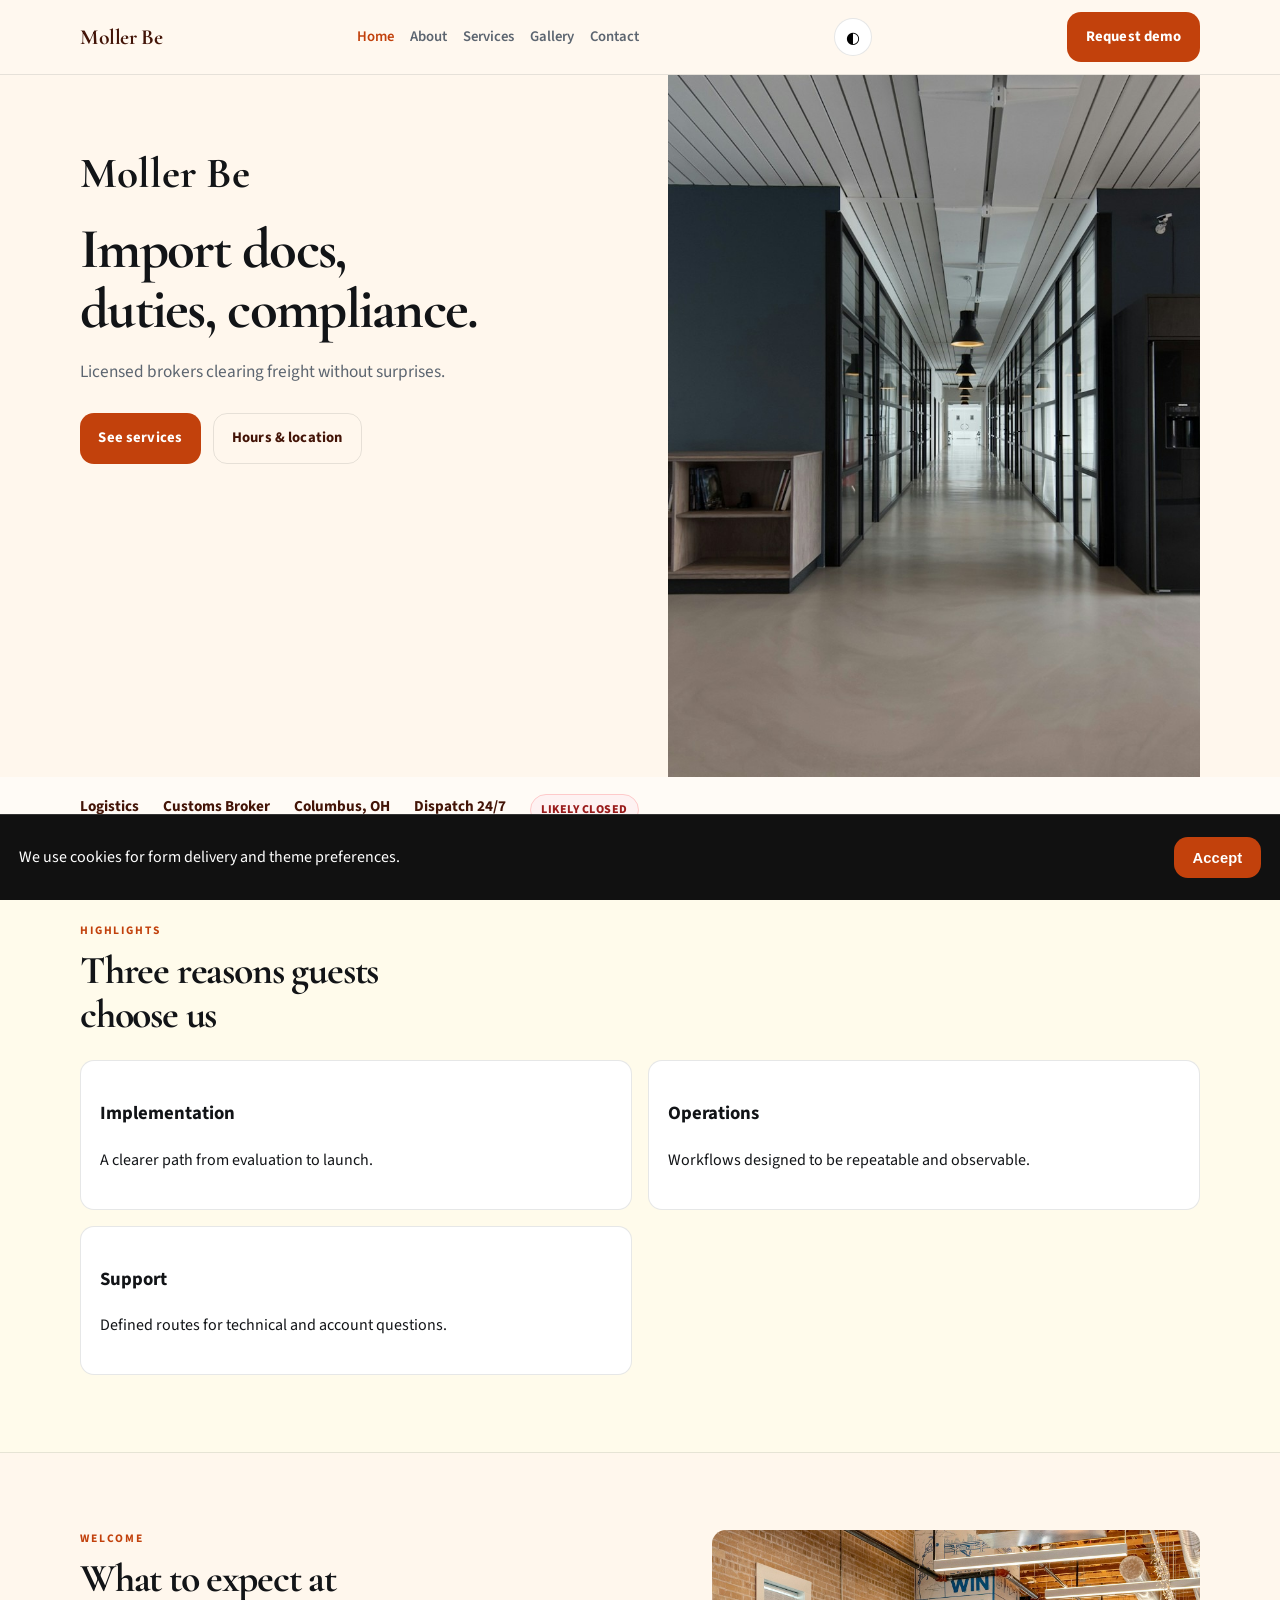
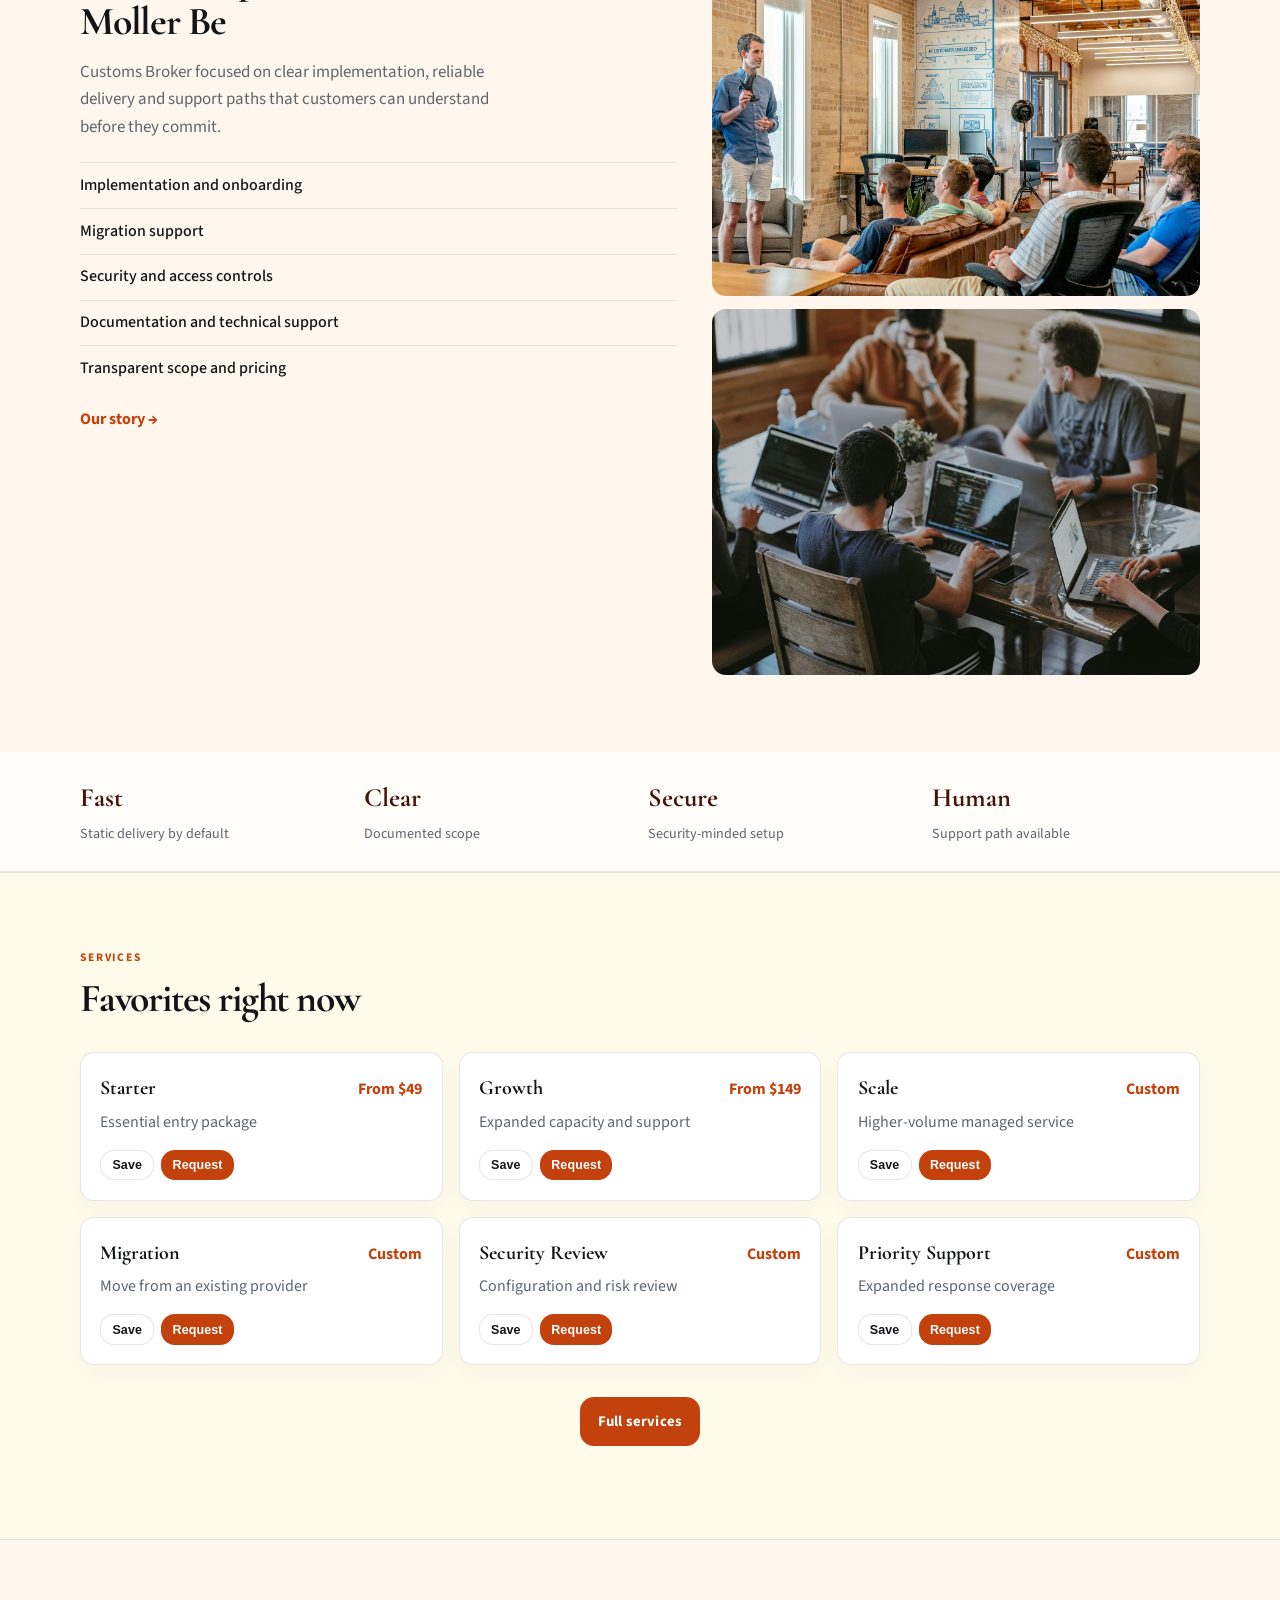
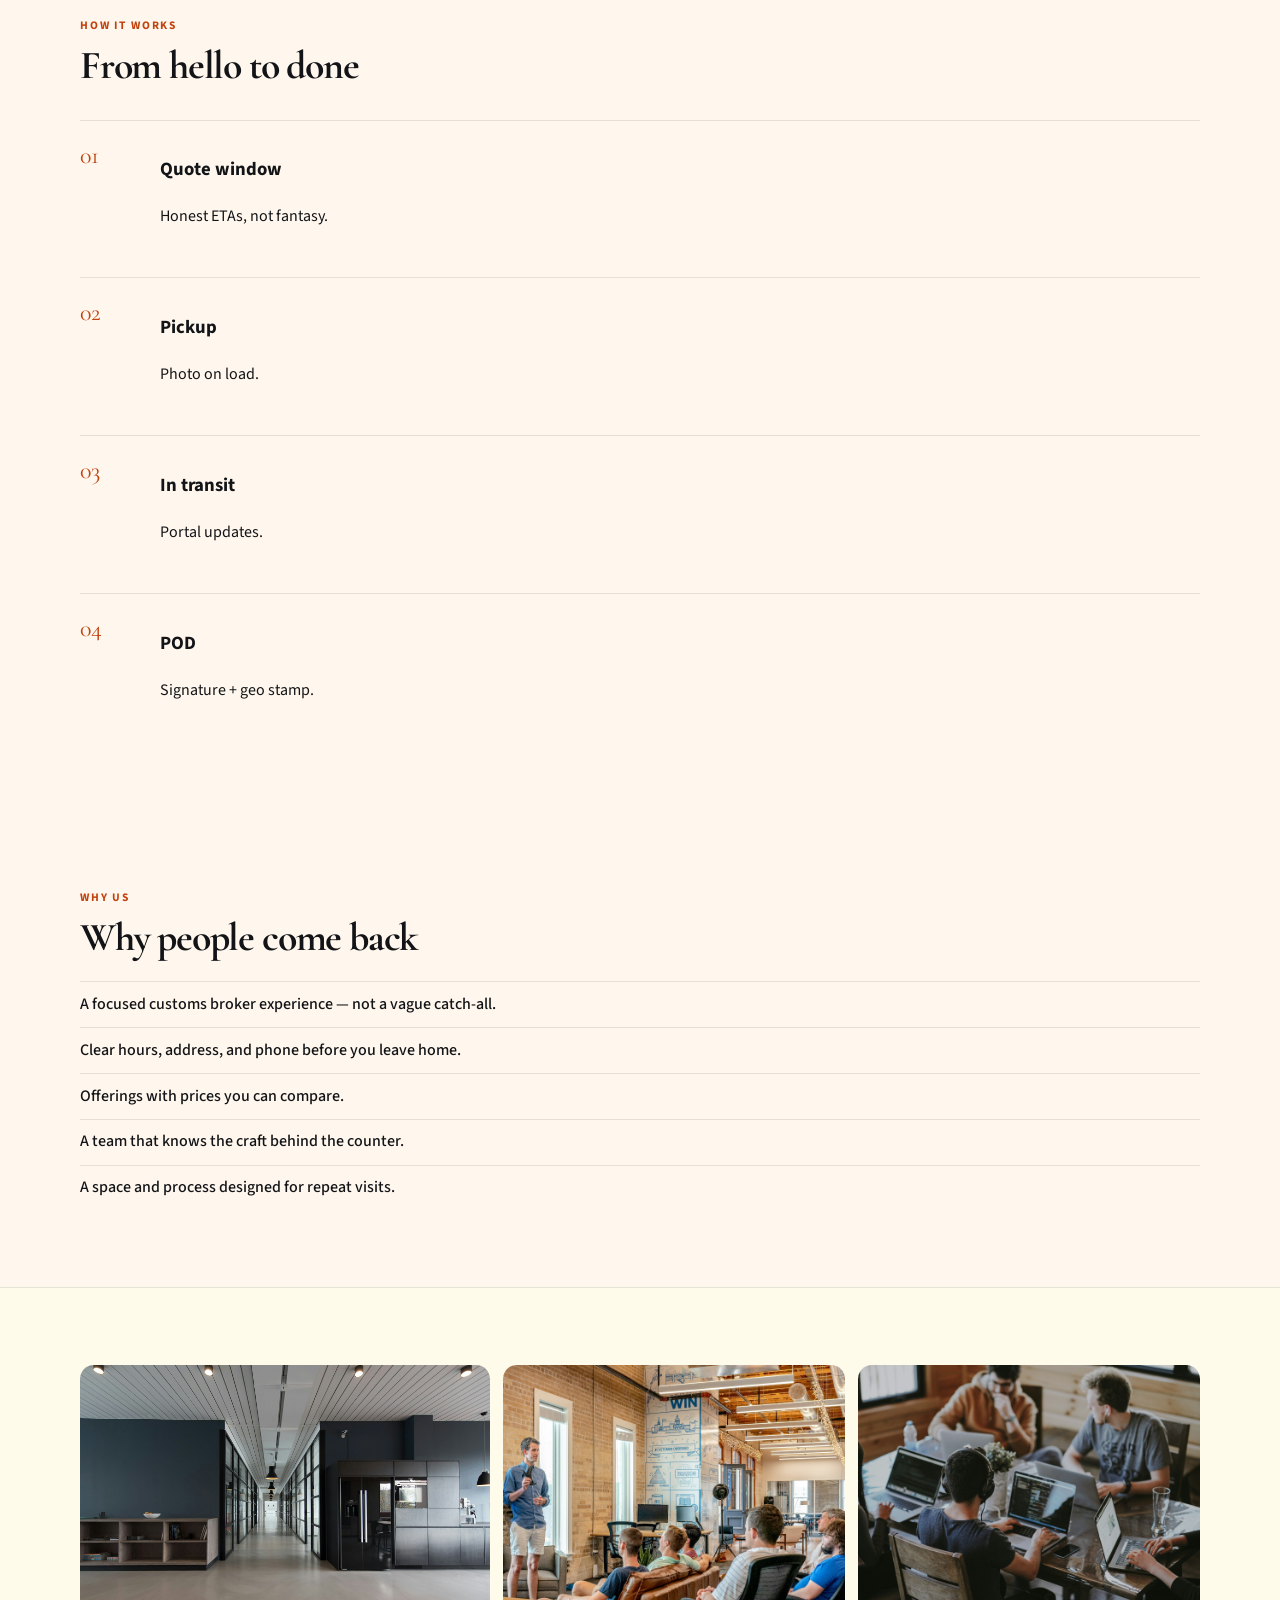
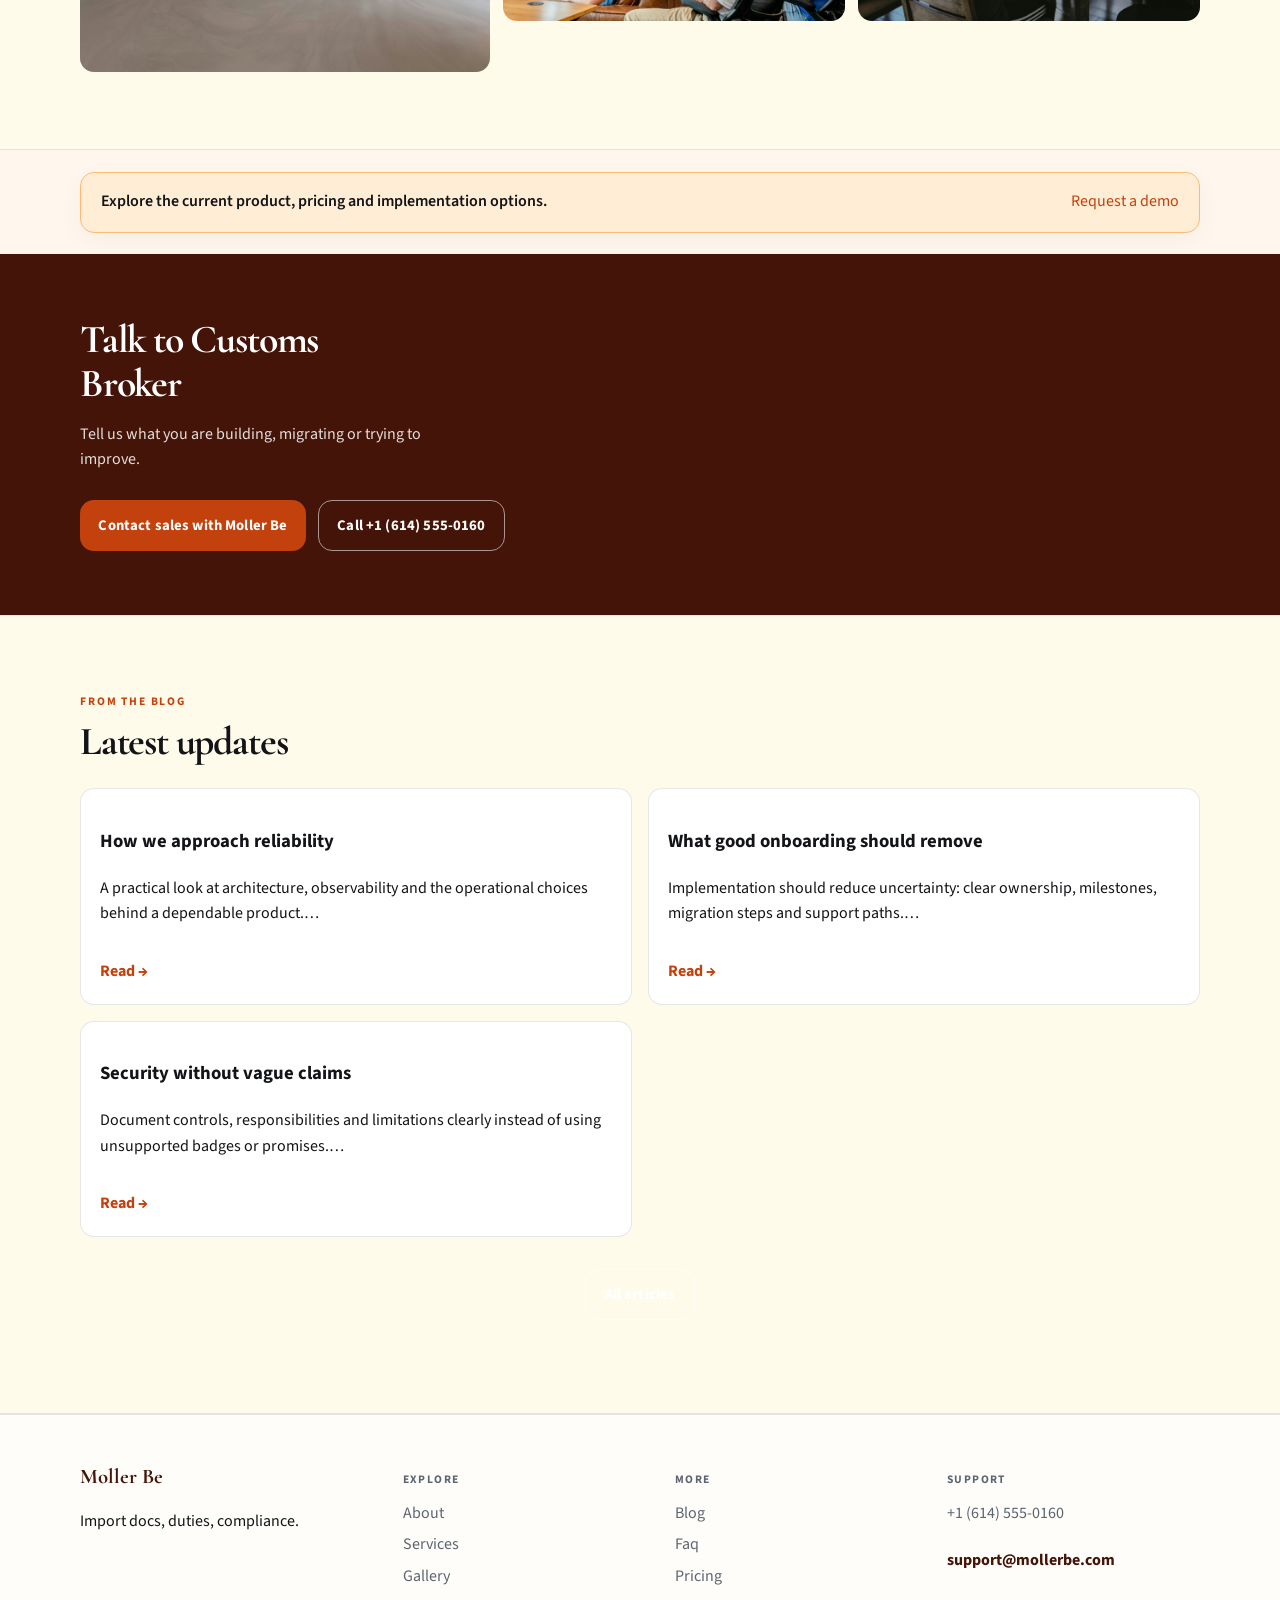
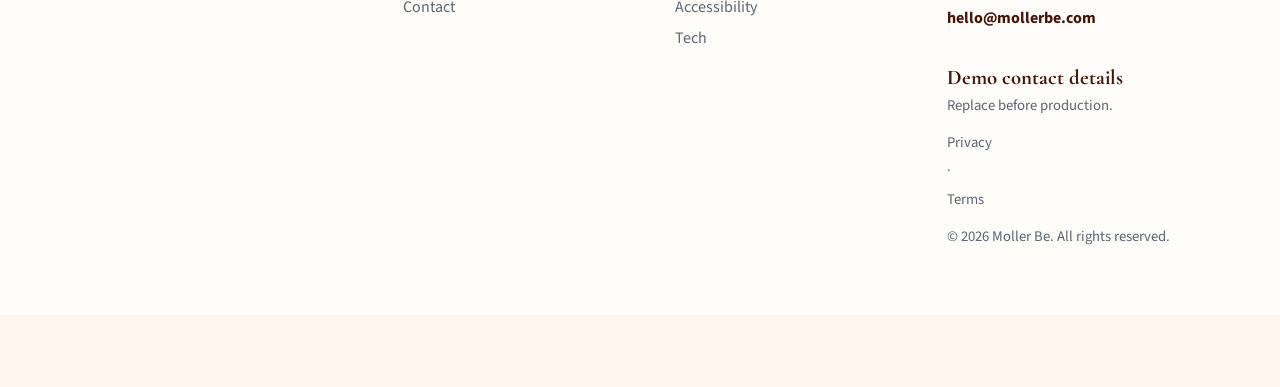
<file: index.html>
<!DOCTYPE html>
<html lang="en">
<head>
  <meta charset="UTF-8" />
  <meta name="viewport" content="width=device-width, initial-scale=1" />
  <title>Moller Be | Customs Broker</title>
  <meta name="description" content="Moller Be — Import docs, duties, compliance." />
  <meta property="og:title" content="Moller Be | Customs Broker" />
  <meta property="og:description" content="Moller Be — Import docs, duties, compliance." />
  <meta property="og:type" content="website" />
  <meta name="twitter:card" content="summary_large_image" />
  <meta name="twitter:title" content="Moller Be | Customs Broker" />
  <meta name="twitter:description" content="Moller Be — Import docs, duties, compliance." />
  <meta property="og:image" content="assets/img-1.jpg" />
  <meta name="twitter:image" content="assets/img-1.jpg" />
  <meta property="og:url" content="https://moller-be.github.io" />
  <script type="application/ld+json">{"@context": "https://schema.org", "@type": "LocalBusiness", "name": "Moller Be", "description": "Import docs, duties, compliance.", "url": "https://moller-be.github.io", "image": "assets/img-1.jpg"}</script>
<script type="application/ld+json">{"@context": "https://schema.org", "@type": "FAQPage", "mainEntity": [{"@type": "Question", "name": "Where are you?", "acceptedAnswer": {"@type": "Answer", "text": "250 High St, Columbus, OH. See the map on Visit."}}, {"@type": "Question", "name": "How do I reach support?", "acceptedAnswer": {"@type": "Answer", "text": "Use the Contact form or email support@mollerbe.com. We reply during open hours."}}, {"@type": "Question", "name": "How do I book?", "acceptedAnswer": {"@type": "Answer", "text": "Send a message on Contact, email bookings@mollerbe.com, or call +1 (614) 555-0160."}}, {"@type": "Question", "name": "Are prices current?", "acceptedAnswer": {"@type": "Answer", "text": "Listed prices are current and may shift with seasons — we update this site when they do."}}, {"@type": "Question", "name": "Do you take groups?", "acceptedAnswer": {"@type": "Answer", "text": "Yes for many bookings — tell us the size and date and we'll confirm what Moller Be can host."}}, {"@type": "Question", "name": "What should I bring?", "acceptedAnswer": {"@type": "Answer", "text": "Just yourself (and any notes on allergies, sizes, or preferences). We'll handle the rest."}}, {"@type": "Question", "name": "How do I join the team?", "acceptedAnswer": {"@type": "Answer", "text": "Open roles are listed on Careers — we reply to every application."}}, {"@type": "Question", "name": "Is the space accessible?", "acceptedAnswer": {"@type": "Answer", "text": "See our Accessibility page for entrance, seating and restroom notes."}}, {"@type": "Question", "name": "Can I book for someone else?", "acceptedAnswer": {"@type": "Answer", "text": "Yes — include their name and preferences in the contact form."}}, {"@type": "Question", "name": "Where can I read updates?", "acceptedAnswer": {"@type": "Answer", "text": "Blog and Journal pages publish changes before social media."}}]}</script>
<script type="application/ld+json">{"@context": "https://schema.org", "@type": "WebSite", "name": "Moller Be", "url": "https://moller-be.github.io", "description": "Import docs, duties, compliance."}</script>
  <link rel="canonical" href="https://moller-be.github.io/index.html" />
  <link rel="alternate" hreflang="en" href="https://moller-be.github.io/index.html" />
  <link rel="alternate" hreflang="x-default" href="https://moller-be.github.io/index.html" />
  <meta name="theme-color" content="#111111" />
  <link rel="preconnect" href="https://fonts.googleapis.com" />
  <link rel="preconnect" href="https://fonts.gstatic.com" crossorigin />
  <link href="https://fonts.googleapis.com/css2?family=Cormorant+Garamond:wght@600;700&family=Source+Sans+3:wght@400;500;600;700&display=swap" rel="stylesheet" />
  <link rel="stylesheet" href="styles.css" />
  <link rel="icon" href="favicon.svg" type="image/svg+xml" />
</head>
<body>

  <header class="top">
    <div class="shell bar">
      <a class="logo" href="index.html">Moller Be</a>
      <button class="nav-toggle" type="button" aria-label="Open menu" data-nav-toggle>
        <span></span><span></span><span></span>
      </button>
      <nav data-nav><a href="index.html" class="on">Home</a><a href="about.html">About</a><a href="offerings.html">Services</a><a href="gallery.html">Gallery</a><a href="contact.html">Contact</a></nav>
      <button type="button" class="theme-toggle" data-theme-toggle aria-label="Toggle dark mode">◐</button>
      <a class="cta" href="contact.html" data-open-book>Request demo</a>
    </div>
  </header>
  <main>

    <section class="hero split-hero">
      <div class="shell hero-split">
        <div class="hero-copy">
          <p class="brand">Moller Be</p>
          <h1>Import docs, duties, compliance.</h1>
          <p class="lede">Licensed brokers clearing freight without surprises.</p>
          <div class="actions">
            <a class="btn solid" href="offerings.html">See services</a>
            <a class="btn line" href="contact.html">Hours &amp; location</a>
          </div>
        </div>
        <div class="hero-photo"><img src="assets/img-1.jpg" alt="Moller Be" loading="eager" fetchpriority="high" decoding="async" /></div>
      </div>
    </section><section class="strip"><div class="shell strip-row">
      <span>Logistics</span><span>Customs Broker</span>
      <span>Columbus, OH</span><span>Dispatch 24/7</span>
      <span class="open-badge" data-open-badge>Checking hours…</span>
    </div></section><section class="block tint">
      <div class="shell">
        <p class="eyebrow">Highlights</p>
        <h2>Three reasons guests choose us</h2>
        <div class="value-grid"><article><h3>Implementation</h3><p>A clearer path from evaluation to launch.</p></article>
<article><h3>Operations</h3><p>Workflows designed to be repeatable and observable.</p></article>
<article><h3>Support</h3><p>Defined routes for technical and account questions.</p></article></div>
      </div>
    </section><section class="block">
      <div class="shell split">
        <div>
          <p class="eyebrow">Welcome</p>
          <h2>What to expect at Moller Be</h2>
          <p class="lead">Customs Broker focused on clear implementation, reliable delivery and support paths that customers can understand before they commit.</p>
          <ul class="checks"><li>Implementation and onboarding</li>
<li>Migration support</li>
<li>Security and access controls</li>
<li>Documentation and technical support</li>
<li>Transparent scope and pricing</li></ul>
          <a class="textlink" href="about.html">Our story →</a>
        </div>
        <div class="about-photos">
          <img src="assets/img-2.jpg" alt="Moller Be" />
          <img src="assets/img-3.jpg" alt="Moller Be" />
        </div>
      </div>
    </section><section class="stats-band"><div class="shell stats-row"><div class="stat"><b>Fast</b><span>Static delivery by default</span></div>
<div class="stat"><b>Clear</b><span>Documented scope</span></div>
<div class="stat"><b>Secure</b><span>Security-minded setup</span></div>
<div class="stat"><b>Human</b><span>Support path available</span></div></div></section><section class="block tint">
      <div class="shell">
        <p class="eyebrow">Services</p>
        <h2>Favorites right now</h2>
        <div class="menu-grid"><article class="item" data-item="Starter">
          <div class="item-top"><h3>Starter</h3><span class="price">From $49</span></div>
          <p>Essential entry package</p>
          <div class="item-actions">
            <button type="button" class="btn quiet mini" data-save-item data-name="Starter">Save</button>
            <button type="button" class="btn solid mini" data-open-book data-pref="Starter">Request</button>
          </div>
        </article>
<article class="item" data-item="Growth">
          <div class="item-top"><h3>Growth</h3><span class="price">From $149</span></div>
          <p>Expanded capacity and support</p>
          <div class="item-actions">
            <button type="button" class="btn quiet mini" data-save-item data-name="Growth">Save</button>
            <button type="button" class="btn solid mini" data-open-book data-pref="Growth">Request</button>
          </div>
        </article>
<article class="item" data-item="Scale">
          <div class="item-top"><h3>Scale</h3><span class="price">Custom</span></div>
          <p>Higher-volume managed service</p>
          <div class="item-actions">
            <button type="button" class="btn quiet mini" data-save-item data-name="Scale">Save</button>
            <button type="button" class="btn solid mini" data-open-book data-pref="Scale">Request</button>
          </div>
        </article>
<article class="item" data-item="Migration">
          <div class="item-top"><h3>Migration</h3><span class="price">Custom</span></div>
          <p>Move from an existing provider</p>
          <div class="item-actions">
            <button type="button" class="btn quiet mini" data-save-item data-name="Migration">Save</button>
            <button type="button" class="btn solid mini" data-open-book data-pref="Migration">Request</button>
          </div>
        </article>
<article class="item" data-item="Security Review">
          <div class="item-top"><h3>Security Review</h3><span class="price">Custom</span></div>
          <p>Configuration and risk review</p>
          <div class="item-actions">
            <button type="button" class="btn quiet mini" data-save-item data-name="Security Review">Save</button>
            <button type="button" class="btn solid mini" data-open-book data-pref="Security Review">Request</button>
          </div>
        </article>
<article class="item" data-item="Priority Support">
          <div class="item-top"><h3>Priority Support</h3><span class="price">Custom</span></div>
          <p>Expanded response coverage</p>
          <div class="item-actions">
            <button type="button" class="btn quiet mini" data-save-item data-name="Priority Support">Save</button>
            <button type="button" class="btn solid mini" data-open-book data-pref="Priority Support">Request</button>
          </div>
        </article></div>
        <p class="center-cta"><a class="btn solid" href="offerings.html">Full services</a></p>
      </div>
    </section><section class="block">
      <div class="shell">
        <p class="eyebrow">How it works</p>
        <h2>From hello to done</h2>
        <ol class="process"><li><span>01</span><div><h3>Quote window</h3><p>Honest ETAs, not fantasy.</p></div></li>
<li><span>02</span><div><h3>Pickup</h3><p>Photo on load.</p></div></li>
<li><span>03</span><div><h3>In transit</h3><p>Portal updates.</p></div></li>
<li><span>04</span><div><h3>POD</h3><p>Signature + geo stamp.</p></div></li></ol>
      </div>
    </section><section class="block">
      <div class="shell">
        <p class="eyebrow">Why us</p>
        <h2>Why people come back</h2>
        <ul class="why"><li>A focused customs broker experience — not a vague catch-all.</li>
<li>Clear hours, address, and phone before you leave home.</li>
<li>Offerings with prices you can compare.</li>
<li>A team that knows the craft behind the counter.</li>
<li>A space and process designed for repeat visits.</li></ul>
      </div>
    </section><section class="block tint">
      <div class="shell mosaic">
        <img src="assets/img-10.jpg" alt="Everyday excellence" loading="lazy" />
        <img src="assets/img-11.jpg" alt="Team moment" loading="lazy" />
        <img src="assets/img-12.jpg" alt="Finished work" loading="lazy" />
      </div>
    </section><div class="promo shell"><p>Explore the current product, pricing and implementation options.</p><button type="button" class="text-cta" data-open-book>Request a demo</button></div><section class="cta-band">
      <div class="shell">
        <h2>Talk to Customs Broker</h2>
        <p>Tell us what you are building, migrating or trying to improve.</p>
        <div class="actions">
          <a class="btn solid" href="contact.html">Contact sales with Moller Be</a>
          <a class="btn line" href="tel:+16145550160">Call +1 (614) 555-0160</a>
        </div>
      </div>
    </section><section class="block tint">
      <div class="shell">
        <p class="eyebrow">From the blog</p>
        <h2>Latest updates</h2>
        <div class="value-grid"><article class="journal-card reveal">
          <h3>How we approach reliability</h3>
          <p>A practical look at architecture, observability and the operational choices behind a dependable product.…</p>
          <a class="textlink" href="blog.html">Read →</a>
        </article><article class="journal-card reveal">
          <h3>What good onboarding should remove</h3>
          <p>Implementation should reduce uncertainty: clear ownership, milestones, migration steps and support paths.…</p>
          <a class="textlink" href="blog.html">Read →</a>
        </article><article class="journal-card reveal">
          <h3>Security without vague claims</h3>
          <p>Document controls, responsibilities and limitations clearly instead of using unsupported badges or promises.…</p>
          <a class="textlink" href="blog.html">Read →</a>
        </article></div>
        <p class="center-cta"><a class="btn line" href="blog.html">All articles</a></p>
      </div>
    </section>
  </main>

  <footer class="foot">
    <div class="shell foot-grid">
      <div>
        <strong>Moller Be</strong>
        <p>Import docs, duties, compliance.</p>
        
      </div>
      <div>
        <p class="fh">Explore</p>
        <a href="about.html">About</a><a href="offerings.html">Services</a><a href="gallery.html">Gallery</a><a href="contact.html">Contact</a>
      </div>
      <div>
        <p class="fh">More</p>
        <a href="blog.html">Blog</a><a href="faq.html">Faq</a><a href="pricing.html">Pricing</a><a href="accessibility.html">Accessibility</a><a href="tech.html">Tech</a>
      </div>
      <div>
        <p class="fh">Support</p>
        <a href="tel:+16145550160">+1 (614) 555-0160</a>
        <p class="mail-plain">support@mollerbe.com</p>
        <p class="mail-plain">hello@mollerbe.com</p>
        
        <p class="foot-meta"><strong>Demo contact details</strong><br/>Replace before production.</p>
        <p class="foot-meta"><a href="privacy.html">Privacy</a> · <a href="terms.html">Terms</a></p>
        <p class="foot-meta">© 2026 Moller Be. All rights reserved.</p>
      </div>
    </div>
  </footer>
  <div class="cookie-bar" data-cookie-bar hidden>
    <p>We use cookies for form delivery and theme preferences.</p>
    <button type="button" class="btn solid" data-cookie-accept>Accept</button>
  </div>
  <div class="mobile-cta">
    <a href="tel:+16145550160">Call</a>
    <button type="button" data-open-book>Contact sales</button>
    
  </div>
  <div class="toast" data-toast hidden></div>

  <div class="modal" data-book-modal hidden>
    <div class="modal-card">
      <button class="modal-close" type="button" data-close-book aria-label="Close">×</button>
      <p class="eyebrow">Quick request</p>
      <h3>Contact Moller Be</h3>
      <p class="lead">Send the essentials and we will reply by email.</p>
      <form class="contact-form compact" data-quick-book data-support="support@mollerbe.com">
        <label>Name<input name="name" required placeholder="Your name" /></label>
        <label>Email<input type="email" name="email" required placeholder="you@email.com" /></label>
        <label>Timing<input name="when" required placeholder="Preferred date or timeline" /></label>
        <label>Notes<textarea name="message" rows="3" placeholder="Project, product, service or other details…"></textarea></label>
        <button class="btn solid" type="submit">Contact sales</button>
      </form>
    </div>
  </div>

  <div class="lightbox" data-lightbox hidden>
    <button class="modal-close" type="button" data-lightbox-close aria-label="Close">×</button>
    <img data-lightbox-img alt="" />
    <div class="lightbox-nav">
      <button type="button" data-lightbox-prev>‹</button>
      <button type="button" data-lightbox-next>›</button>
    </div>
  </div>
  <script src="site.js"></script>
</body></html>
</file>
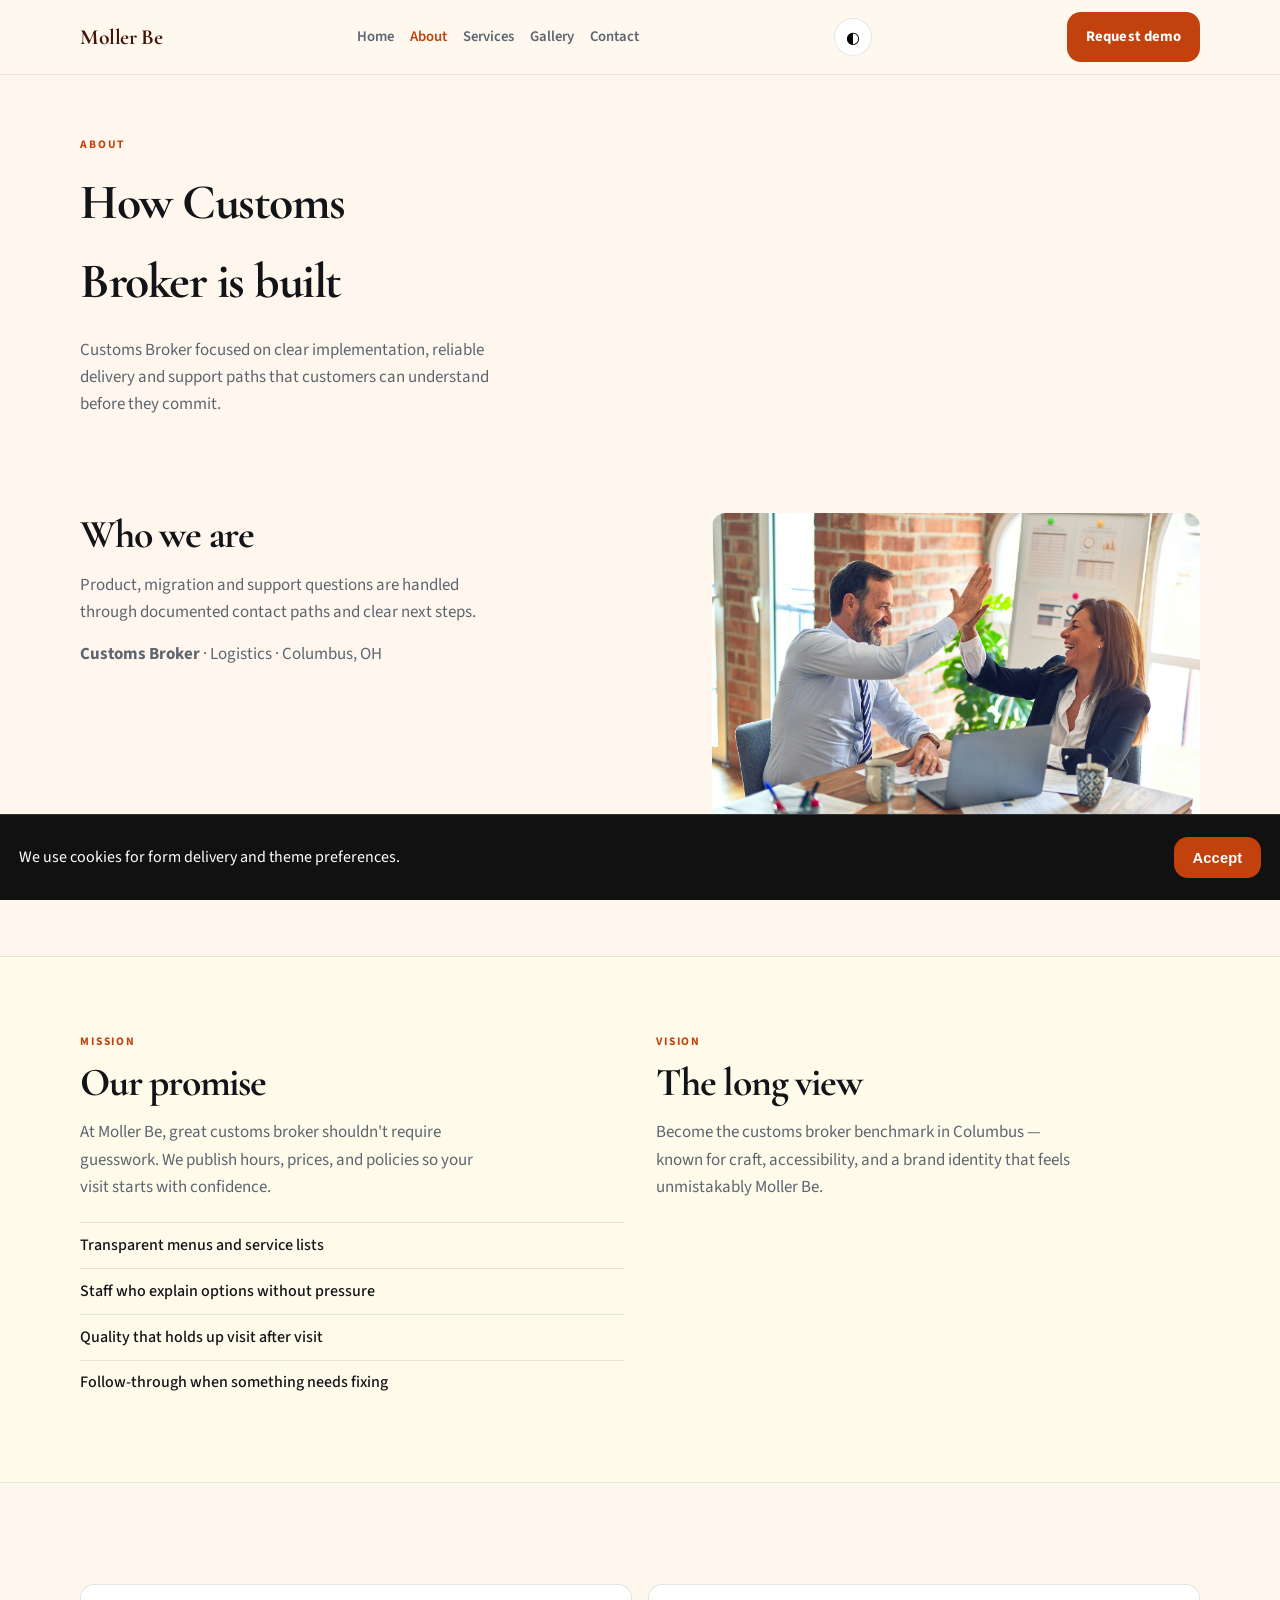
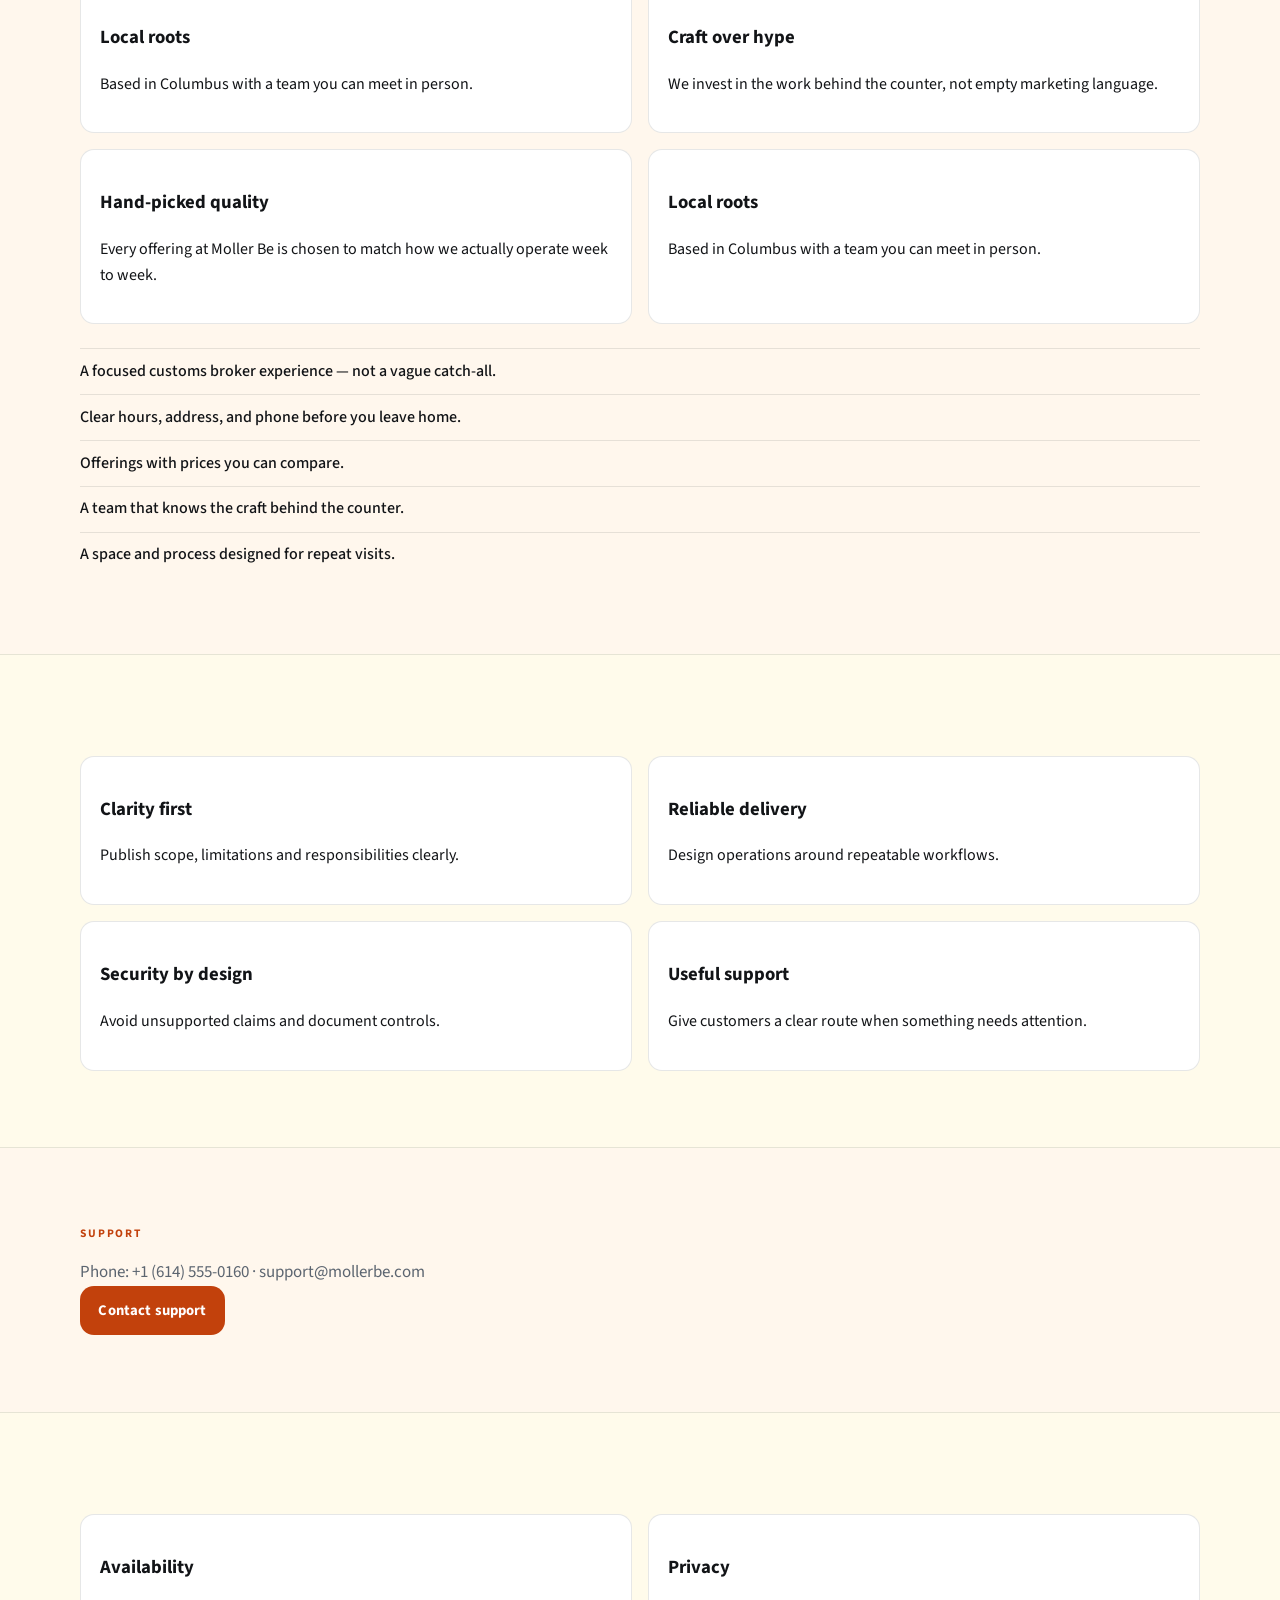
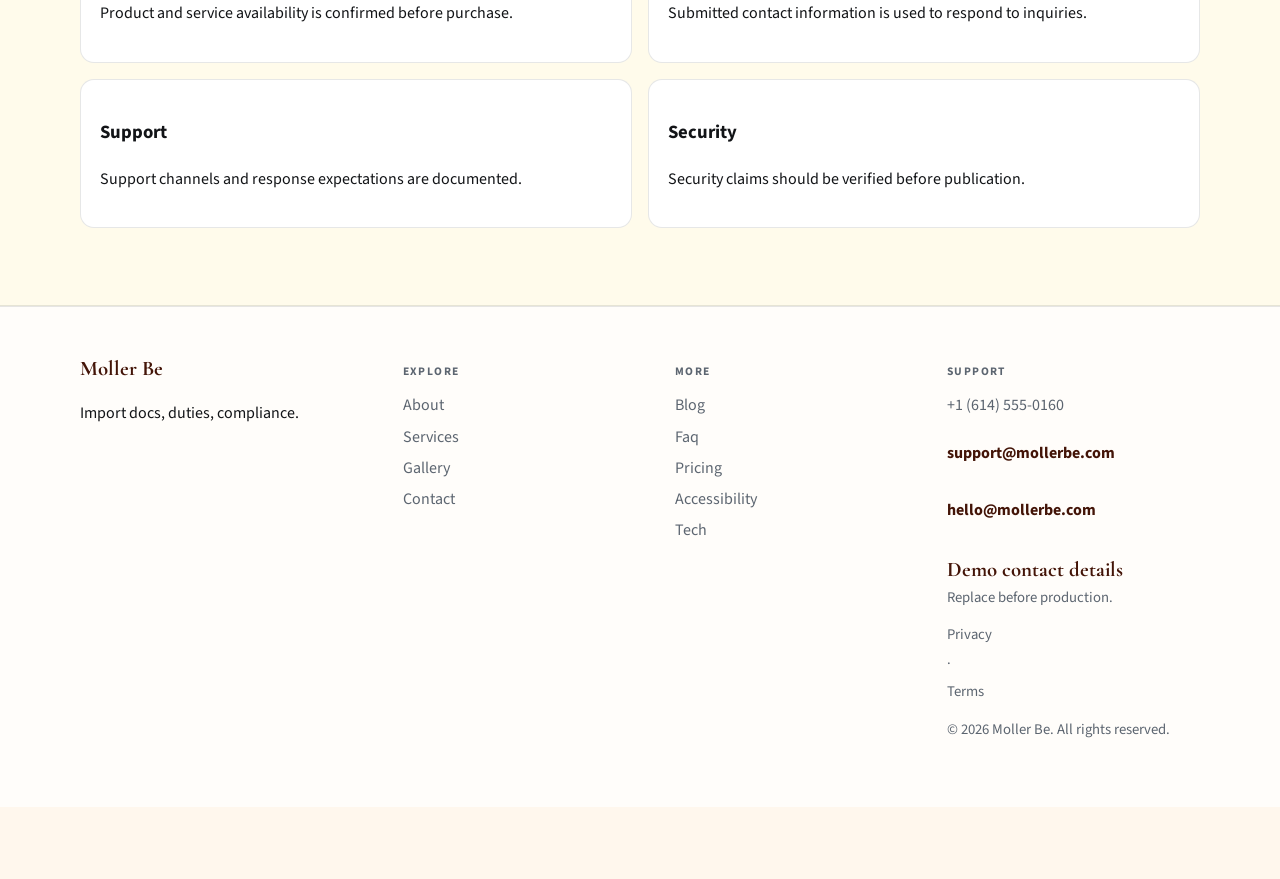
<file: about.html>
<!DOCTYPE html>
<html lang="en">
<head>
  <meta charset="UTF-8" />
  <meta name="viewport" content="width=device-width, initial-scale=1" />
  <title>About | Moller Be</title>
  <meta name="description" content="Customs Broker focused on clear implementation, reliable delivery and support paths that customers can understand before they commit." />
  <meta property="og:title" content="About | Moller Be" />
  <meta property="og:description" content="Customs Broker focused on clear implementation, reliable delivery and support paths that customers can understand before they commit." />
  <meta property="og:type" content="website" />
  <meta name="twitter:card" content="summary_large_image" />
  <meta name="twitter:title" content="About | Moller Be" />
  <meta name="twitter:description" content="Customs Broker focused on clear implementation, reliable delivery and support paths that customers can understand before they commit." />
  <meta property="og:image" content="assets/img-1.jpg" />
  <meta name="twitter:image" content="assets/img-1.jpg" />
  <meta property="og:url" content="https://moller-be.github.io" />
  <script type="application/ld+json">{"@context": "https://schema.org", "@type": "LocalBusiness", "name": "Moller Be", "description": "Import docs, duties, compliance.", "url": "https://moller-be.github.io", "image": "assets/img-1.jpg"}</script>
<script type="application/ld+json">{"@context": "https://schema.org", "@type": "FAQPage", "mainEntity": [{"@type": "Question", "name": "Where are you?", "acceptedAnswer": {"@type": "Answer", "text": "250 High St, Columbus, OH. See the map on Visit."}}, {"@type": "Question", "name": "How do I reach support?", "acceptedAnswer": {"@type": "Answer", "text": "Use the Contact form or email support@mollerbe.com. We reply during open hours."}}, {"@type": "Question", "name": "How do I book?", "acceptedAnswer": {"@type": "Answer", "text": "Send a message on Contact, email bookings@mollerbe.com, or call +1 (614) 555-0160."}}, {"@type": "Question", "name": "Are prices current?", "acceptedAnswer": {"@type": "Answer", "text": "Listed prices are current and may shift with seasons — we update this site when they do."}}, {"@type": "Question", "name": "Do you take groups?", "acceptedAnswer": {"@type": "Answer", "text": "Yes for many bookings — tell us the size and date and we'll confirm what Moller Be can host."}}, {"@type": "Question", "name": "What should I bring?", "acceptedAnswer": {"@type": "Answer", "text": "Just yourself (and any notes on allergies, sizes, or preferences). We'll handle the rest."}}, {"@type": "Question", "name": "How do I join the team?", "acceptedAnswer": {"@type": "Answer", "text": "Open roles are listed on Careers — we reply to every application."}}, {"@type": "Question", "name": "Is the space accessible?", "acceptedAnswer": {"@type": "Answer", "text": "See our Accessibility page for entrance, seating and restroom notes."}}, {"@type": "Question", "name": "Can I book for someone else?", "acceptedAnswer": {"@type": "Answer", "text": "Yes — include their name and preferences in the contact form."}}, {"@type": "Question", "name": "Where can I read updates?", "acceptedAnswer": {"@type": "Answer", "text": "Blog and Journal pages publish changes before social media."}}]}</script>
<script type="application/ld+json">{"@context": "https://schema.org", "@type": "WebSite", "name": "Moller Be", "url": "https://moller-be.github.io", "description": "Import docs, duties, compliance."}</script>
  <link rel="canonical" href="https://moller-be.github.io/about.html" />
  <link rel="alternate" hreflang="en" href="https://moller-be.github.io/about.html" />
  <link rel="alternate" hreflang="x-default" href="https://moller-be.github.io/index.html" />
  <meta name="theme-color" content="#111111" />
  <link rel="preconnect" href="https://fonts.googleapis.com" />
  <link rel="preconnect" href="https://fonts.gstatic.com" crossorigin />
  <link href="https://fonts.googleapis.com/css2?family=Cormorant+Garamond:wght@600;700&family=Source+Sans+3:wght@400;500;600;700&display=swap" rel="stylesheet" />
  <link rel="stylesheet" href="styles.css" />
  <link rel="icon" href="favicon.svg" type="image/svg+xml" />
</head>
<body>

  <header class="top">
    <div class="shell bar">
      <a class="logo" href="index.html">Moller Be</a>
      <button class="nav-toggle" type="button" aria-label="Open menu" data-nav-toggle>
        <span></span><span></span><span></span>
      </button>
      <nav data-nav><a href="index.html">Home</a><a href="about.html" class="on">About</a><a href="offerings.html">Services</a><a href="gallery.html">Gallery</a><a href="contact.html">Contact</a></nav>
      <button type="button" class="theme-toggle" data-theme-toggle aria-label="Toggle dark mode">◐</button>
      <a class="cta" href="contact.html" data-open-book>Request demo</a>
    </div>
  </header>  <main class="page">
    <section class="page-hero"><div class="shell">
      <p class="eyebrow">About</p>
      <h1>How Customs Broker is built</h1>
      <p class="lead">Customs Broker focused on clear implementation, reliable delivery and support paths that customers can understand before they commit.</p>
    </div></section>
    <section class="block"><div class="shell split">
      <div><h2>Who we are</h2><p class="lead">Product, migration and support questions are handled through documented contact paths and clear next steps.</p>
      <p class="lead"><strong>Customs Broker</strong> · Logistics · Columbus, OH</p></div>
      <img class="solo" src="assets/img-4.jpg" alt="Moller Be" />
    </div></section>
    <section class="block tint"><div class="shell two-col">
      <article><p class="eyebrow">Mission</p><h2>Our promise</h2><p class="lead">At Moller Be, great customs broker shouldn't require guesswork. We publish hours, prices, and policies so your visit starts with confidence.</p>
      <ul class="checks"><li>Transparent menus and service lists</li><li>Staff who explain options without pressure</li><li>Quality that holds up visit after visit</li><li>Follow-through when something needs fixing</li></ul></article>
      <article><p class="eyebrow">Vision</p><h2>The long view</h2><p class="lead">Become the customs broker benchmark in Columbus — known for craft, accessibility, and a brand identity that feels unmistakably Moller Be.</p></article>
    </div></section>
    <section class="block"><div class="shell"><div class="value-grid"><article><h3>Local roots</h3><p>Based in Columbus with a team you can meet in person.</p></article>
<article><h3>Craft over hype</h3><p>We invest in the work behind the counter, not empty marketing language.</p></article>
<article><h3>Hand-picked quality</h3><p>Every offering at Moller Be is chosen to match how we actually operate week to week.</p></article>
<article><h3>Local roots</h3><p>Based in Columbus with a team you can meet in person.</p></article></div><ul class="checks" style="margin-top:1.5rem"><li>A focused customs broker experience — not a vague catch-all.</li>
<li>Clear hours, address, and phone before you leave home.</li>
<li>Offerings with prices you can compare.</li>
<li>A team that knows the craft behind the counter.</li>
<li>A space and process designed for repeat visits.</li></ul></div></section>
    <section class="block tint"><div class="shell"><div class="value-grid"><article><h3>Clarity first</h3><p>Publish scope, limitations and responsibilities clearly.</p></article>
<article><h3>Reliable delivery</h3><p>Design operations around repeatable workflows.</p></article>
<article><h3>Security by design</h3><p>Avoid unsupported claims and document controls.</p></article>
<article><h3>Useful support</h3><p>Give customers a clear route when something needs attention.</p></article></div></div></section>
    
    <section class="block"><div class="shell"><p class="eyebrow">Support</p><p class="lead">Phone: +1 (614) 555-0160 · support@mollerbe.com</p>
    <a class="btn solid" href="contact.html">Contact support</a></div></section>
    <section class="block tint"><div class="shell"><div class="value-grid"><article><h3>Availability</h3><p>Product and service availability is confirmed before purchase.</p></article>
<article><h3>Privacy</h3><p>Submitted contact information is used to respond to inquiries.</p></article>
<article><h3>Support</h3><p>Support channels and response expectations are documented.</p></article>
<article><h3>Security</h3><p>Security claims should be verified before publication.</p></article></div></div></section>
  </main>
  <footer class="foot">
    <div class="shell foot-grid">
      <div>
        <strong>Moller Be</strong>
        <p>Import docs, duties, compliance.</p>
        
      </div>
      <div>
        <p class="fh">Explore</p>
        <a href="about.html">About</a><a href="offerings.html">Services</a><a href="gallery.html">Gallery</a><a href="contact.html">Contact</a>
      </div>
      <div>
        <p class="fh">More</p>
        <a href="blog.html">Blog</a><a href="faq.html">Faq</a><a href="pricing.html">Pricing</a><a href="accessibility.html">Accessibility</a><a href="tech.html">Tech</a>
      </div>
      <div>
        <p class="fh">Support</p>
        <a href="tel:+16145550160">+1 (614) 555-0160</a>
        <p class="mail-plain">support@mollerbe.com</p>
        <p class="mail-plain">hello@mollerbe.com</p>
        
        <p class="foot-meta"><strong>Demo contact details</strong><br/>Replace before production.</p>
        <p class="foot-meta"><a href="privacy.html">Privacy</a> · <a href="terms.html">Terms</a></p>
        <p class="foot-meta">© 2026 Moller Be. All rights reserved.</p>
      </div>
    </div>
  </footer>
  <div class="cookie-bar" data-cookie-bar hidden>
    <p>We use cookies for form delivery and theme preferences.</p>
    <button type="button" class="btn solid" data-cookie-accept>Accept</button>
  </div>
  <div class="mobile-cta">
    <a href="tel:+16145550160">Call</a>
    <button type="button" data-open-book>Contact sales</button>
    
  </div>
  <div class="toast" data-toast hidden></div>

  <div class="modal" data-book-modal hidden>
    <div class="modal-card">
      <button class="modal-close" type="button" data-close-book aria-label="Close">×</button>
      <p class="eyebrow">Quick request</p>
      <h3>Contact Moller Be</h3>
      <p class="lead">Send the essentials and we will reply by email.</p>
      <form class="contact-form compact" data-quick-book data-support="support@mollerbe.com">
        <label>Name<input name="name" required placeholder="Your name" /></label>
        <label>Email<input type="email" name="email" required placeholder="you@email.com" /></label>
        <label>Timing<input name="when" required placeholder="Preferred date or timeline" /></label>
        <label>Notes<textarea name="message" rows="3" placeholder="Project, product, service or other details…"></textarea></label>
        <button class="btn solid" type="submit">Contact sales</button>
      </form>
    </div>
  </div>

  <div class="lightbox" data-lightbox hidden>
    <button class="modal-close" type="button" data-lightbox-close aria-label="Close">×</button>
    <img data-lightbox-img alt="" />
    <div class="lightbox-nav">
      <button type="button" data-lightbox-prev>‹</button>
      <button type="button" data-lightbox-next>›</button>
    </div>
  </div>
  <script src="site.js"></script>
</body></html>
</file>
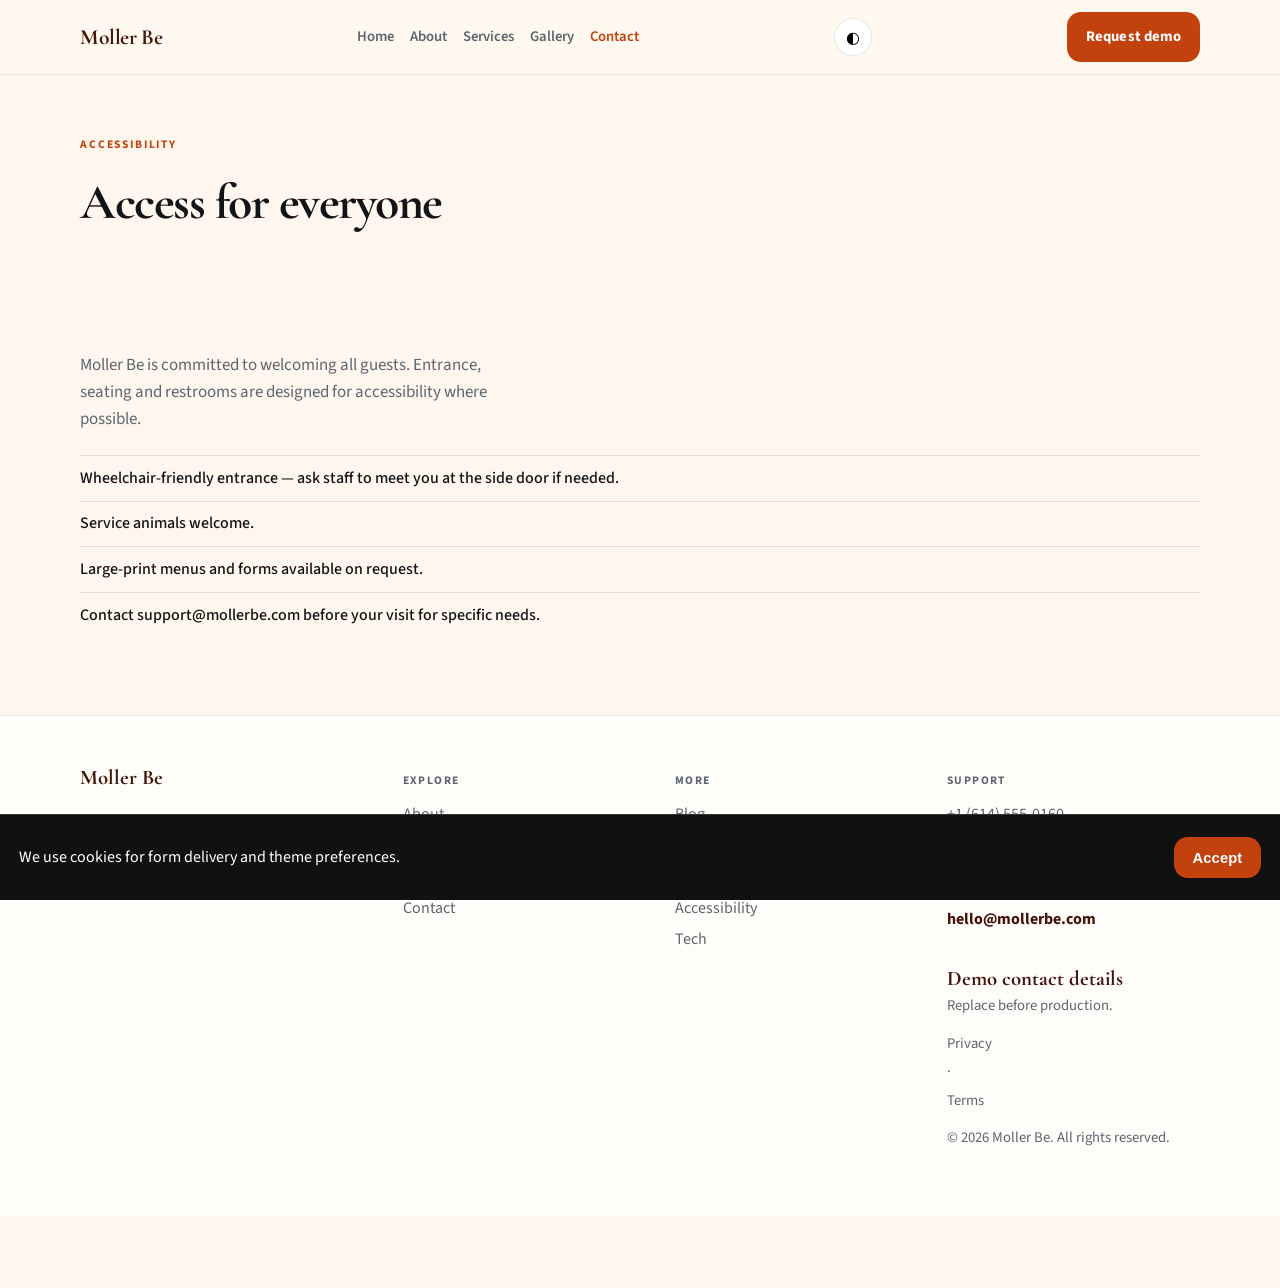
<file: accessibility.html>
<!DOCTYPE html>
<html lang="en">
<head>
  <meta charset="UTF-8" />
  <meta name="viewport" content="width=device-width, initial-scale=1" />
  <title>Accessibility | Moller Be</title>
  <meta name="description" content="Accessibility statement" />
  <meta property="og:title" content="Accessibility | Moller Be" />
  <meta property="og:description" content="Accessibility statement" />
  <meta property="og:type" content="website" />
  <meta name="twitter:card" content="summary_large_image" />
  <meta name="twitter:title" content="Accessibility | Moller Be" />
  <meta name="twitter:description" content="Accessibility statement" />
  <meta property="og:image" content="assets/img-1.jpg" />
  <meta name="twitter:image" content="assets/img-1.jpg" />
  <meta property="og:url" content="https://moller-be.github.io" />
  <script type="application/ld+json">{"@context": "https://schema.org", "@type": "LocalBusiness", "name": "Moller Be", "description": "Import docs, duties, compliance.", "url": "https://moller-be.github.io", "image": "assets/img-1.jpg"}</script>
<script type="application/ld+json">{"@context": "https://schema.org", "@type": "FAQPage", "mainEntity": [{"@type": "Question", "name": "Where are you?", "acceptedAnswer": {"@type": "Answer", "text": "250 High St, Columbus, OH. See the map on Visit."}}, {"@type": "Question", "name": "How do I reach support?", "acceptedAnswer": {"@type": "Answer", "text": "Use the Contact form or email support@mollerbe.com. We reply during open hours."}}, {"@type": "Question", "name": "How do I book?", "acceptedAnswer": {"@type": "Answer", "text": "Send a message on Contact, email bookings@mollerbe.com, or call +1 (614) 555-0160."}}, {"@type": "Question", "name": "Are prices current?", "acceptedAnswer": {"@type": "Answer", "text": "Listed prices are current and may shift with seasons — we update this site when they do."}}, {"@type": "Question", "name": "Do you take groups?", "acceptedAnswer": {"@type": "Answer", "text": "Yes for many bookings — tell us the size and date and we'll confirm what Moller Be can host."}}, {"@type": "Question", "name": "What should I bring?", "acceptedAnswer": {"@type": "Answer", "text": "Just yourself (and any notes on allergies, sizes, or preferences). We'll handle the rest."}}, {"@type": "Question", "name": "How do I join the team?", "acceptedAnswer": {"@type": "Answer", "text": "Open roles are listed on Careers — we reply to every application."}}, {"@type": "Question", "name": "Is the space accessible?", "acceptedAnswer": {"@type": "Answer", "text": "See our Accessibility page for entrance, seating and restroom notes."}}, {"@type": "Question", "name": "Can I book for someone else?", "acceptedAnswer": {"@type": "Answer", "text": "Yes — include their name and preferences in the contact form."}}, {"@type": "Question", "name": "Where can I read updates?", "acceptedAnswer": {"@type": "Answer", "text": "Blog and Journal pages publish changes before social media."}}]}</script>
<script type="application/ld+json">{"@context": "https://schema.org", "@type": "WebSite", "name": "Moller Be", "url": "https://moller-be.github.io", "description": "Import docs, duties, compliance."}</script>
  <link rel="canonical" href="https://moller-be.github.io/accessibility.html" />
  <link rel="alternate" hreflang="en" href="https://moller-be.github.io/accessibility.html" />
  <link rel="alternate" hreflang="x-default" href="https://moller-be.github.io/index.html" />
  <meta name="theme-color" content="#111111" />
  <link rel="preconnect" href="https://fonts.googleapis.com" />
  <link rel="preconnect" href="https://fonts.gstatic.com" crossorigin />
  <link href="https://fonts.googleapis.com/css2?family=Cormorant+Garamond:wght@600;700&family=Source+Sans+3:wght@400;500;600;700&display=swap" rel="stylesheet" />
  <link rel="stylesheet" href="styles.css" />
  <link rel="icon" href="favicon.svg" type="image/svg+xml" />
</head>
<body>

  <header class="top">
    <div class="shell bar">
      <a class="logo" href="index.html">Moller Be</a>
      <button class="nav-toggle" type="button" aria-label="Open menu" data-nav-toggle>
        <span></span><span></span><span></span>
      </button>
      <nav data-nav><a href="index.html">Home</a><a href="about.html">About</a><a href="offerings.html">Services</a><a href="gallery.html">Gallery</a><a href="contact.html" class="on">Contact</a></nav>
      <button type="button" class="theme-toggle" data-theme-toggle aria-label="Toggle dark mode">◐</button>
      <a class="cta" href="contact.html" data-open-book>Request demo</a>
    </div>
  </header>  <main class="page">
    <section class="page-hero"><div class="shell">
      <p class="eyebrow">Accessibility</p>
      <h1>Access for everyone</h1>
    </div></section>
    <section class="block"><div class="shell prose-block">
      <p class="lead">Moller Be is committed to welcoming all guests. Entrance, seating and restrooms are designed for accessibility where possible.</p>
      <ul class="checks">
        <li>Wheelchair-friendly entrance — ask staff to meet you at the side door if needed.</li>
        <li>Service animals welcome.</li>
        <li>Large-print menus and forms available on request.</li>
        <li>Contact support@mollerbe.com before your visit for specific needs.</li>
      </ul>
    </div></section>
  </main>
  <footer class="foot">
    <div class="shell foot-grid">
      <div>
        <strong>Moller Be</strong>
        <p>Import docs, duties, compliance.</p>
        
      </div>
      <div>
        <p class="fh">Explore</p>
        <a href="about.html">About</a><a href="offerings.html">Services</a><a href="gallery.html">Gallery</a><a href="contact.html">Contact</a>
      </div>
      <div>
        <p class="fh">More</p>
        <a href="blog.html">Blog</a><a href="faq.html">Faq</a><a href="pricing.html">Pricing</a><a href="accessibility.html">Accessibility</a><a href="tech.html">Tech</a>
      </div>
      <div>
        <p class="fh">Support</p>
        <a href="tel:+16145550160">+1 (614) 555-0160</a>
        <p class="mail-plain">support@mollerbe.com</p>
        <p class="mail-plain">hello@mollerbe.com</p>
        
        <p class="foot-meta"><strong>Demo contact details</strong><br/>Replace before production.</p>
        <p class="foot-meta"><a href="privacy.html">Privacy</a> · <a href="terms.html">Terms</a></p>
        <p class="foot-meta">© 2026 Moller Be. All rights reserved.</p>
      </div>
    </div>
  </footer>
  <div class="cookie-bar" data-cookie-bar hidden>
    <p>We use cookies for form delivery and theme preferences.</p>
    <button type="button" class="btn solid" data-cookie-accept>Accept</button>
  </div>
  <div class="mobile-cta">
    <a href="tel:+16145550160">Call</a>
    <button type="button" data-open-book>Contact sales</button>
    
  </div>
  <div class="toast" data-toast hidden></div>

  <div class="modal" data-book-modal hidden>
    <div class="modal-card">
      <button class="modal-close" type="button" data-close-book aria-label="Close">×</button>
      <p class="eyebrow">Quick request</p>
      <h3>Contact Moller Be</h3>
      <p class="lead">Send the essentials and we will reply by email.</p>
      <form class="contact-form compact" data-quick-book data-support="support@mollerbe.com">
        <label>Name<input name="name" required placeholder="Your name" /></label>
        <label>Email<input type="email" name="email" required placeholder="you@email.com" /></label>
        <label>Timing<input name="when" required placeholder="Preferred date or timeline" /></label>
        <label>Notes<textarea name="message" rows="3" placeholder="Project, product, service or other details…"></textarea></label>
        <button class="btn solid" type="submit">Contact sales</button>
      </form>
    </div>
  </div>

  <div class="lightbox" data-lightbox hidden>
    <button class="modal-close" type="button" data-lightbox-close aria-label="Close">×</button>
    <img data-lightbox-img alt="" />
    <div class="lightbox-nav">
      <button type="button" data-lightbox-prev>‹</button>
      <button type="button" data-lightbox-next>›</button>
    </div>
  </div>
  <script src="site.js"></script>
</body></html>
</file>
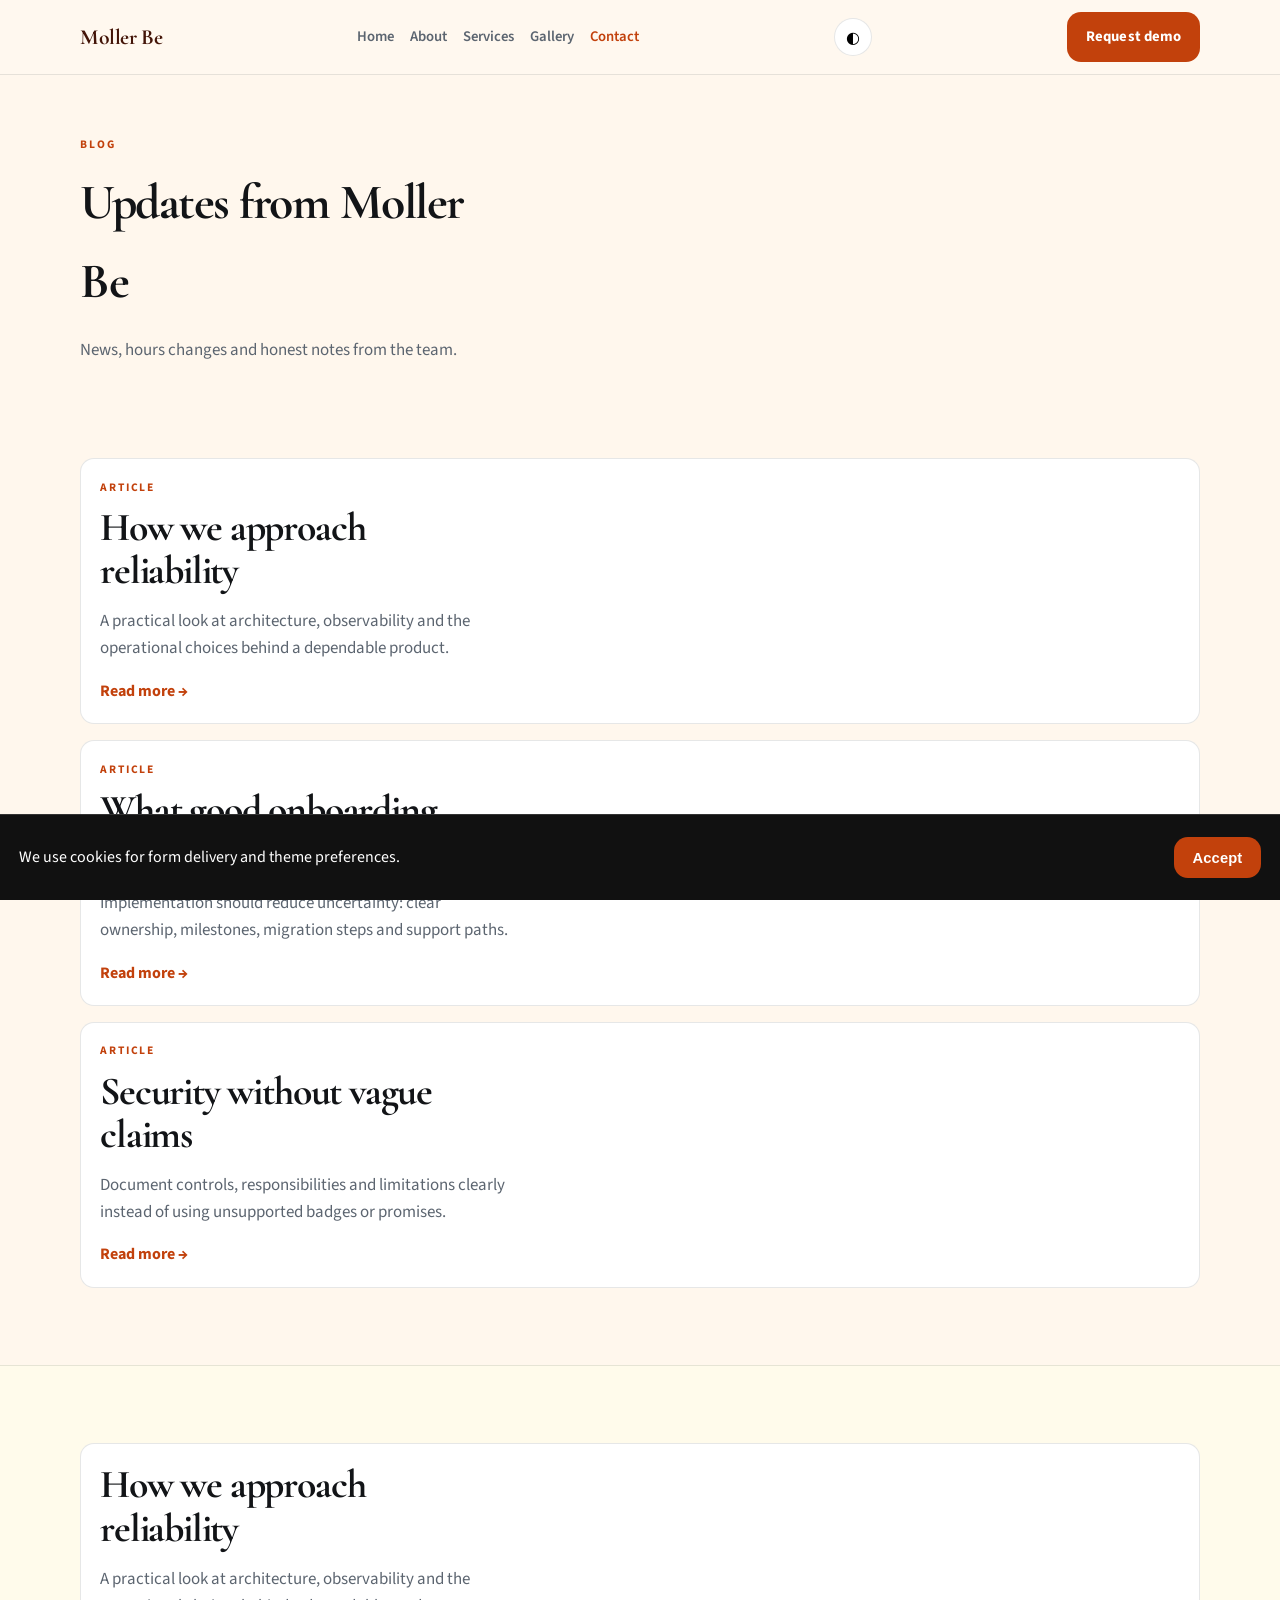
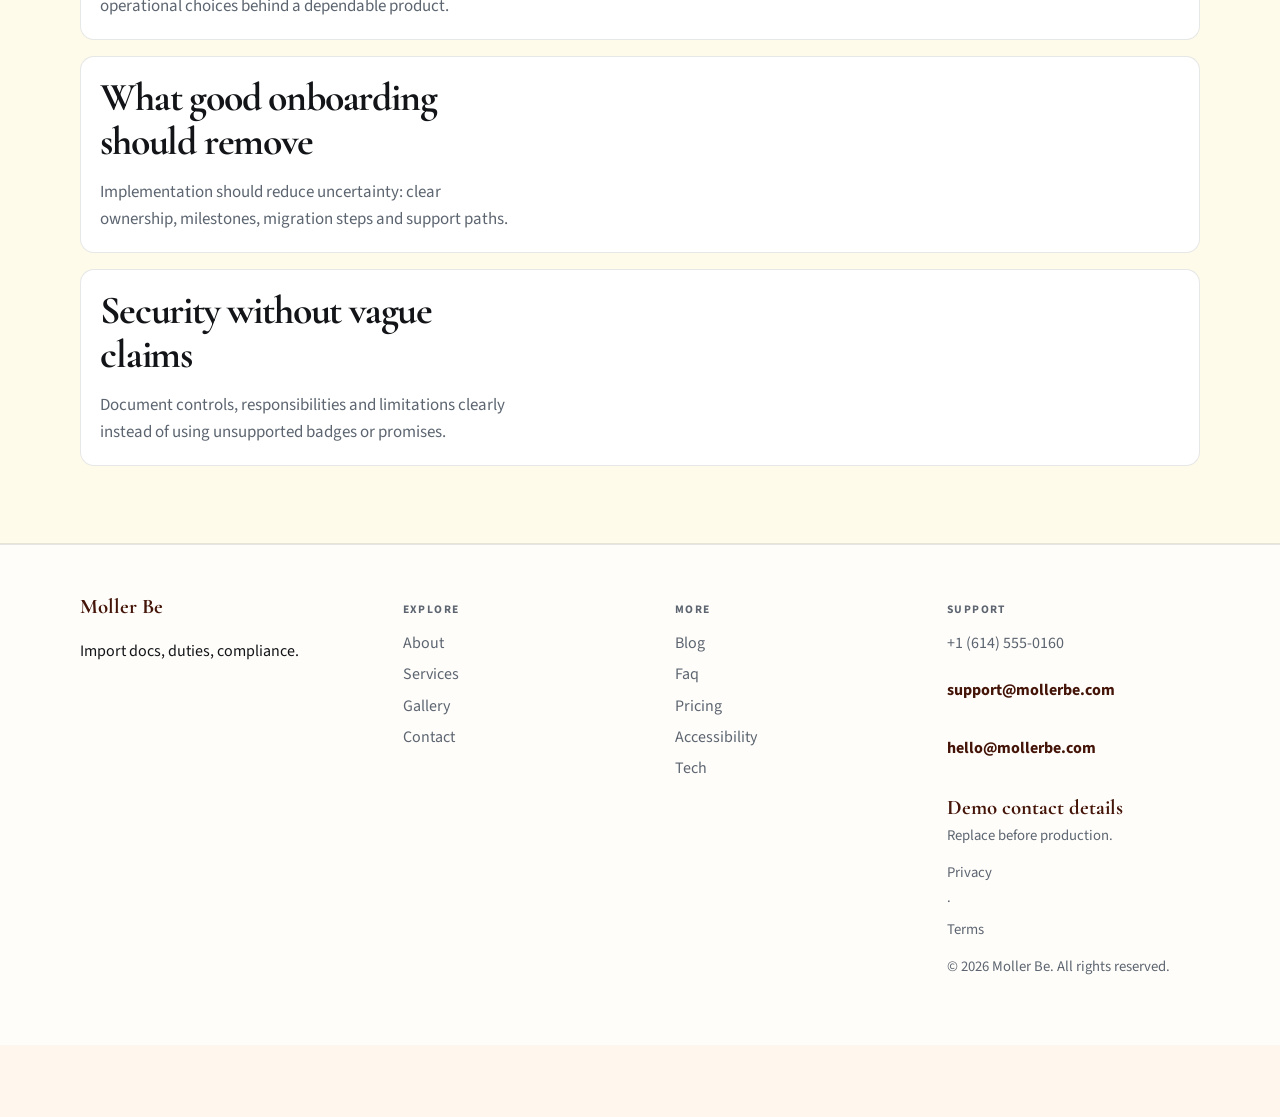
<file: blog.html>
<!DOCTYPE html>
<html lang="en">
<head>
  <meta charset="UTF-8" />
  <meta name="viewport" content="width=device-width, initial-scale=1" />
  <title>Blog | Moller Be</title>
  <meta name="description" content="News from Moller Be" />
  <meta property="og:title" content="Blog | Moller Be" />
  <meta property="og:description" content="News from Moller Be" />
  <meta property="og:type" content="website" />
  <meta name="twitter:card" content="summary_large_image" />
  <meta name="twitter:title" content="Blog | Moller Be" />
  <meta name="twitter:description" content="News from Moller Be" />
  <meta property="og:image" content="assets/img-1.jpg" />
  <meta name="twitter:image" content="assets/img-1.jpg" />
  <meta property="og:url" content="https://moller-be.github.io" />
  <script type="application/ld+json">{"@context": "https://schema.org", "@type": "LocalBusiness", "name": "Moller Be", "description": "Import docs, duties, compliance.", "url": "https://moller-be.github.io", "image": "assets/img-1.jpg"}</script>
<script type="application/ld+json">{"@context": "https://schema.org", "@type": "FAQPage", "mainEntity": [{"@type": "Question", "name": "Where are you?", "acceptedAnswer": {"@type": "Answer", "text": "250 High St, Columbus, OH. See the map on Visit."}}, {"@type": "Question", "name": "How do I reach support?", "acceptedAnswer": {"@type": "Answer", "text": "Use the Contact form or email support@mollerbe.com. We reply during open hours."}}, {"@type": "Question", "name": "How do I book?", "acceptedAnswer": {"@type": "Answer", "text": "Send a message on Contact, email bookings@mollerbe.com, or call +1 (614) 555-0160."}}, {"@type": "Question", "name": "Are prices current?", "acceptedAnswer": {"@type": "Answer", "text": "Listed prices are current and may shift with seasons — we update this site when they do."}}, {"@type": "Question", "name": "Do you take groups?", "acceptedAnswer": {"@type": "Answer", "text": "Yes for many bookings — tell us the size and date and we'll confirm what Moller Be can host."}}, {"@type": "Question", "name": "What should I bring?", "acceptedAnswer": {"@type": "Answer", "text": "Just yourself (and any notes on allergies, sizes, or preferences). We'll handle the rest."}}, {"@type": "Question", "name": "How do I join the team?", "acceptedAnswer": {"@type": "Answer", "text": "Open roles are listed on Careers — we reply to every application."}}, {"@type": "Question", "name": "Is the space accessible?", "acceptedAnswer": {"@type": "Answer", "text": "See our Accessibility page for entrance, seating and restroom notes."}}, {"@type": "Question", "name": "Can I book for someone else?", "acceptedAnswer": {"@type": "Answer", "text": "Yes — include their name and preferences in the contact form."}}, {"@type": "Question", "name": "Where can I read updates?", "acceptedAnswer": {"@type": "Answer", "text": "Blog and Journal pages publish changes before social media."}}]}</script>
<script type="application/ld+json">{"@context": "https://schema.org", "@type": "WebSite", "name": "Moller Be", "url": "https://moller-be.github.io", "description": "Import docs, duties, compliance."}</script>
  <link rel="canonical" href="https://moller-be.github.io/blog.html" />
  <link rel="alternate" hreflang="en" href="https://moller-be.github.io/blog.html" />
  <link rel="alternate" hreflang="x-default" href="https://moller-be.github.io/index.html" />
  <meta name="theme-color" content="#111111" />
  <link rel="preconnect" href="https://fonts.googleapis.com" />
  <link rel="preconnect" href="https://fonts.gstatic.com" crossorigin />
  <link href="https://fonts.googleapis.com/css2?family=Cormorant+Garamond:wght@600;700&family=Source+Sans+3:wght@400;500;600;700&display=swap" rel="stylesheet" />
  <link rel="stylesheet" href="styles.css" />
  <link rel="icon" href="favicon.svg" type="image/svg+xml" />
</head>
<body>

  <header class="top">
    <div class="shell bar">
      <a class="logo" href="index.html">Moller Be</a>
      <button class="nav-toggle" type="button" aria-label="Open menu" data-nav-toggle>
        <span></span><span></span><span></span>
      </button>
      <nav data-nav><a href="index.html">Home</a><a href="about.html">About</a><a href="offerings.html">Services</a><a href="gallery.html">Gallery</a><a href="contact.html" class="on">Contact</a></nav>
      <button type="button" class="theme-toggle" data-theme-toggle aria-label="Toggle dark mode">◐</button>
      <a class="cta" href="contact.html" data-open-book>Request demo</a>
    </div>
  </header>  <main class="page">
    <section class="page-hero"><div class="shell">
      <p class="eyebrow">Blog</p>
      <h1>Updates from Moller Be</h1>
      <p class="lead">News, hours changes and honest notes from the team.</p>
    </div></section>
    <section class="block"><div class="shell journal-stack"><article class="journal-entry reveal">
      <p class="eyebrow">Article</p>
      <h2><a href="#post-0">How we approach reliability</a></h2>
      <p class="lead">A practical look at architecture, observability and the operational choices behind a dependable product.</p>
      <a class="textlink" href="#post-0">Read more →</a>
    </article><article class="journal-entry reveal">
      <p class="eyebrow">Article</p>
      <h2><a href="#post-1">What good onboarding should remove</a></h2>
      <p class="lead">Implementation should reduce uncertainty: clear ownership, milestones, migration steps and support paths.</p>
      <a class="textlink" href="#post-1">Read more →</a>
    </article><article class="journal-entry reveal">
      <p class="eyebrow">Article</p>
      <h2><a href="#post-2">Security without vague claims</a></h2>
      <p class="lead">Document controls, responsibilities and limitations clearly instead of using unsupported badges or promises.</p>
      <a class="textlink" href="#post-2">Read more →</a>
    </article></div></section>
    <section class="block tint"><div class="shell journal-stack"><article id="post-0" class="journal-entry reveal">
      <h2>How we approach reliability</h2>
      <p class="lead">A practical look at architecture, observability and the operational choices behind a dependable product.</p>
    </article><article id="post-1" class="journal-entry reveal">
      <h2>What good onboarding should remove</h2>
      <p class="lead">Implementation should reduce uncertainty: clear ownership, milestones, migration steps and support paths.</p>
    </article><article id="post-2" class="journal-entry reveal">
      <h2>Security without vague claims</h2>
      <p class="lead">Document controls, responsibilities and limitations clearly instead of using unsupported badges or promises.</p>
    </article></div></section>
  </main>
  <footer class="foot">
    <div class="shell foot-grid">
      <div>
        <strong>Moller Be</strong>
        <p>Import docs, duties, compliance.</p>
        
      </div>
      <div>
        <p class="fh">Explore</p>
        <a href="about.html">About</a><a href="offerings.html">Services</a><a href="gallery.html">Gallery</a><a href="contact.html">Contact</a>
      </div>
      <div>
        <p class="fh">More</p>
        <a href="blog.html">Blog</a><a href="faq.html">Faq</a><a href="pricing.html">Pricing</a><a href="accessibility.html">Accessibility</a><a href="tech.html">Tech</a>
      </div>
      <div>
        <p class="fh">Support</p>
        <a href="tel:+16145550160">+1 (614) 555-0160</a>
        <p class="mail-plain">support@mollerbe.com</p>
        <p class="mail-plain">hello@mollerbe.com</p>
        
        <p class="foot-meta"><strong>Demo contact details</strong><br/>Replace before production.</p>
        <p class="foot-meta"><a href="privacy.html">Privacy</a> · <a href="terms.html">Terms</a></p>
        <p class="foot-meta">© 2026 Moller Be. All rights reserved.</p>
      </div>
    </div>
  </footer>
  <div class="cookie-bar" data-cookie-bar hidden>
    <p>We use cookies for form delivery and theme preferences.</p>
    <button type="button" class="btn solid" data-cookie-accept>Accept</button>
  </div>
  <div class="mobile-cta">
    <a href="tel:+16145550160">Call</a>
    <button type="button" data-open-book>Contact sales</button>
    
  </div>
  <div class="toast" data-toast hidden></div>

  <div class="modal" data-book-modal hidden>
    <div class="modal-card">
      <button class="modal-close" type="button" data-close-book aria-label="Close">×</button>
      <p class="eyebrow">Quick request</p>
      <h3>Contact Moller Be</h3>
      <p class="lead">Send the essentials and we will reply by email.</p>
      <form class="contact-form compact" data-quick-book data-support="support@mollerbe.com">
        <label>Name<input name="name" required placeholder="Your name" /></label>
        <label>Email<input type="email" name="email" required placeholder="you@email.com" /></label>
        <label>Timing<input name="when" required placeholder="Preferred date or timeline" /></label>
        <label>Notes<textarea name="message" rows="3" placeholder="Project, product, service or other details…"></textarea></label>
        <button class="btn solid" type="submit">Contact sales</button>
      </form>
    </div>
  </div>

  <div class="lightbox" data-lightbox hidden>
    <button class="modal-close" type="button" data-lightbox-close aria-label="Close">×</button>
    <img data-lightbox-img alt="" />
    <div class="lightbox-nav">
      <button type="button" data-lightbox-prev>‹</button>
      <button type="button" data-lightbox-next>›</button>
    </div>
  </div>
  <script src="site.js"></script>
</body></html>
</file>
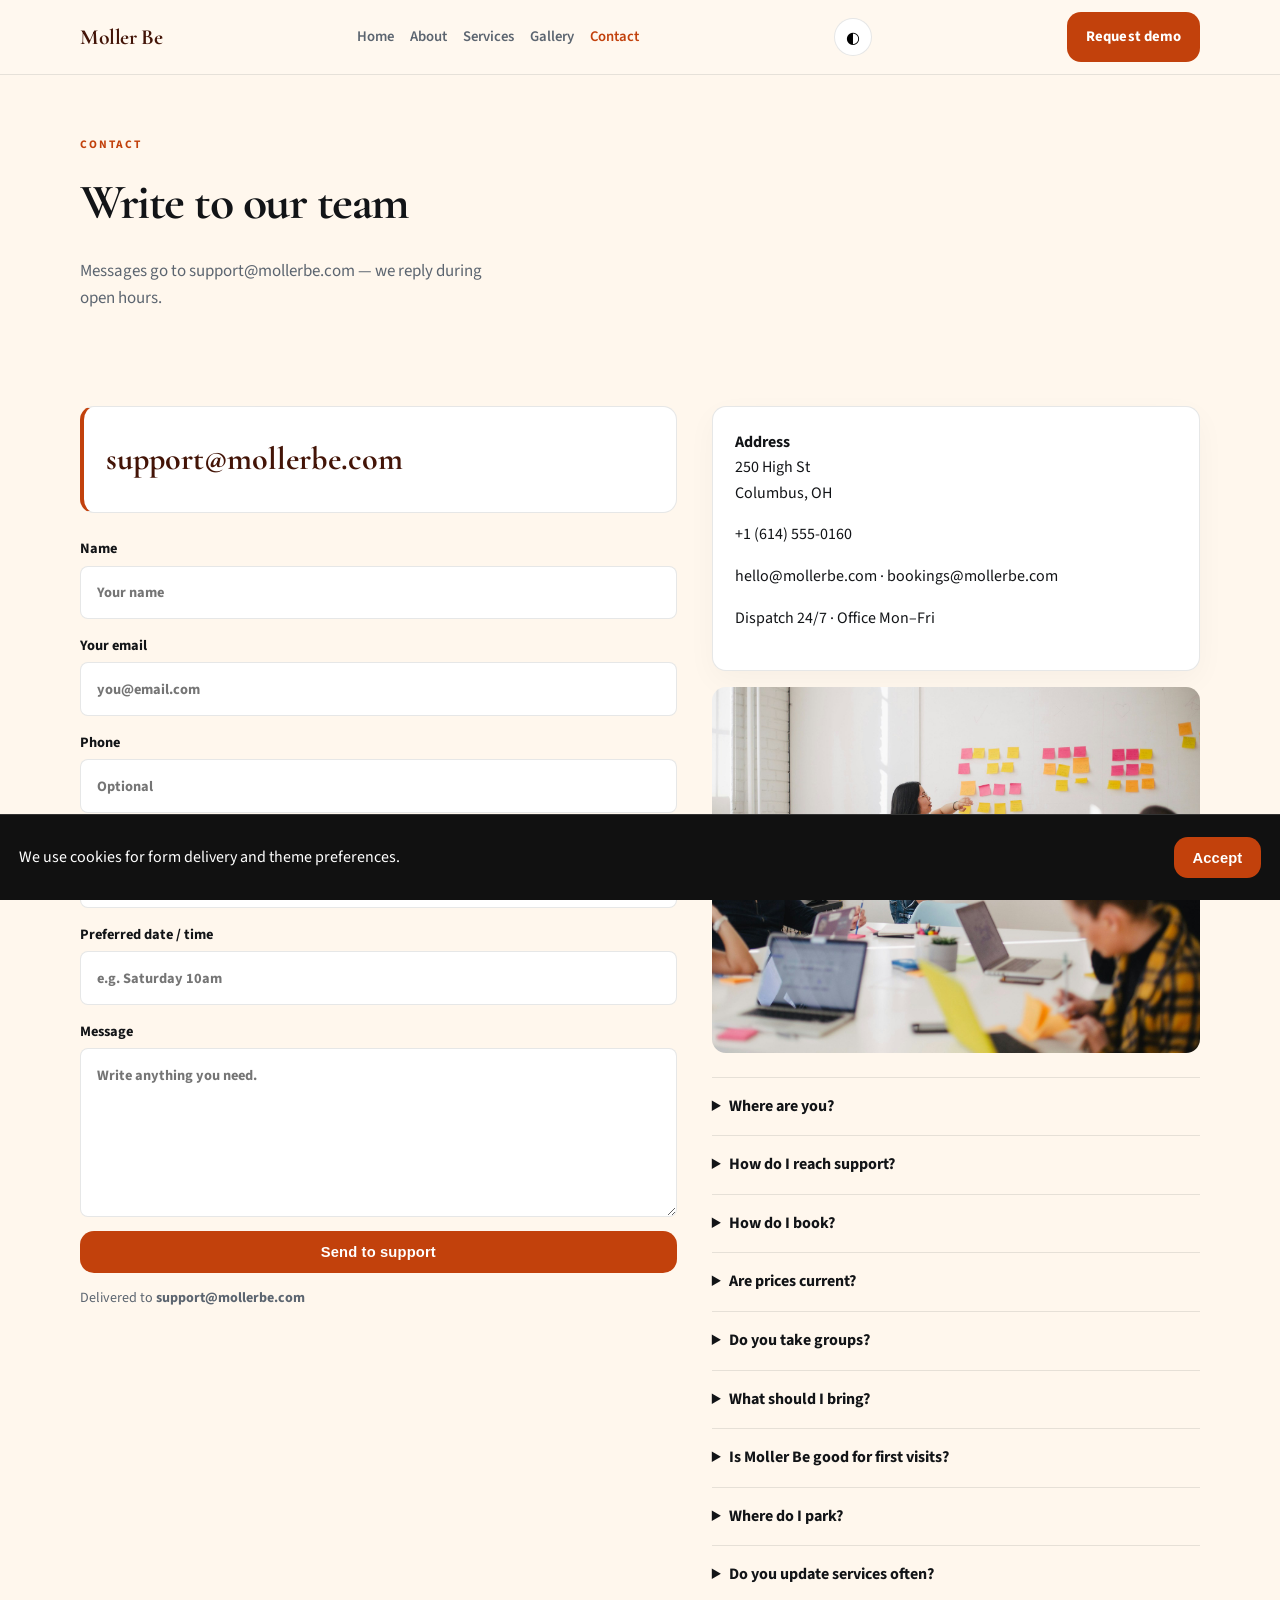
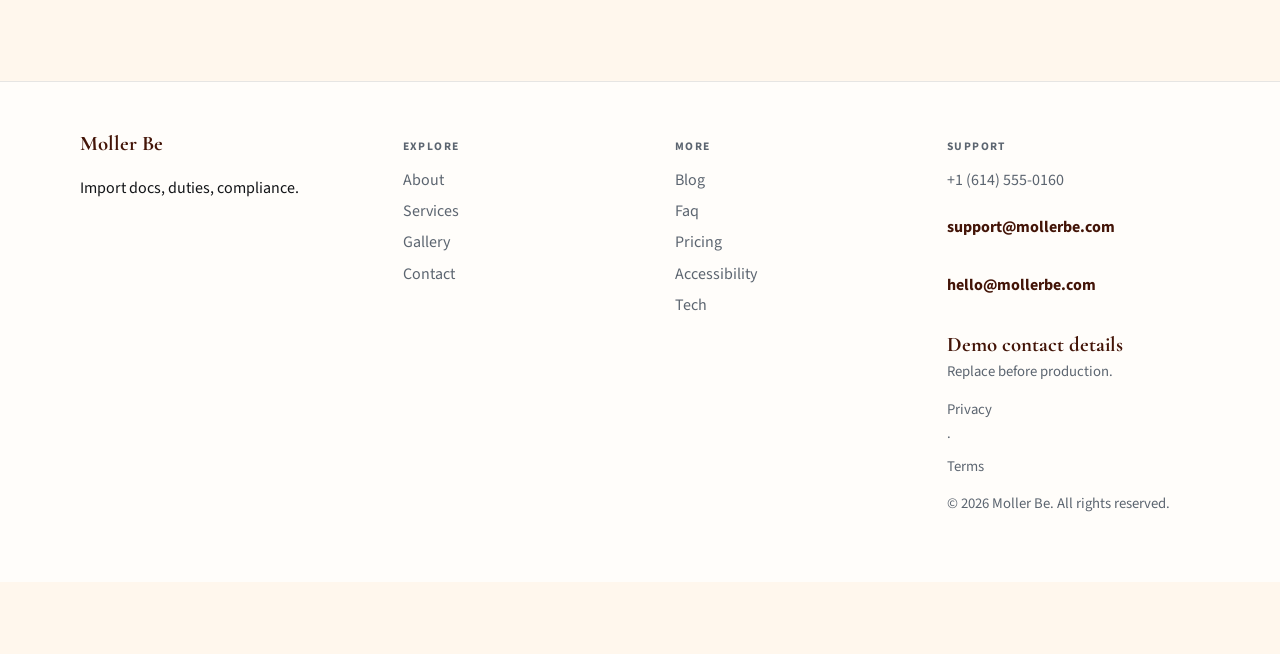
<file: contact.html>
<!DOCTYPE html>
<html lang="en">
<head>
  <meta charset="UTF-8" />
  <meta name="viewport" content="width=device-width, initial-scale=1" />
  <title>Contact | Moller Be</title>
  <meta name="description" content="Contact Moller Be" />
  <meta property="og:title" content="Contact | Moller Be" />
  <meta property="og:description" content="Contact Moller Be" />
  <meta property="og:type" content="website" />
  <meta name="twitter:card" content="summary_large_image" />
  <meta name="twitter:title" content="Contact | Moller Be" />
  <meta name="twitter:description" content="Contact Moller Be" />
  <meta property="og:image" content="assets/img-1.jpg" />
  <meta name="twitter:image" content="assets/img-1.jpg" />
  <meta property="og:url" content="https://moller-be.github.io" />
  <script type="application/ld+json">{"@context": "https://schema.org", "@type": "LocalBusiness", "name": "Moller Be", "description": "Import docs, duties, compliance.", "url": "https://moller-be.github.io", "image": "assets/img-1.jpg"}</script>
<script type="application/ld+json">{"@context": "https://schema.org", "@type": "FAQPage", "mainEntity": [{"@type": "Question", "name": "Where are you?", "acceptedAnswer": {"@type": "Answer", "text": "250 High St, Columbus, OH. See the map on Visit."}}, {"@type": "Question", "name": "How do I reach support?", "acceptedAnswer": {"@type": "Answer", "text": "Use the Contact form or email support@mollerbe.com. We reply during open hours."}}, {"@type": "Question", "name": "How do I book?", "acceptedAnswer": {"@type": "Answer", "text": "Send a message on Contact, email bookings@mollerbe.com, or call +1 (614) 555-0160."}}, {"@type": "Question", "name": "Are prices current?", "acceptedAnswer": {"@type": "Answer", "text": "Listed prices are current and may shift with seasons — we update this site when they do."}}, {"@type": "Question", "name": "Do you take groups?", "acceptedAnswer": {"@type": "Answer", "text": "Yes for many bookings — tell us the size and date and we'll confirm what Moller Be can host."}}, {"@type": "Question", "name": "What should I bring?", "acceptedAnswer": {"@type": "Answer", "text": "Just yourself (and any notes on allergies, sizes, or preferences). We'll handle the rest."}}, {"@type": "Question", "name": "How do I join the team?", "acceptedAnswer": {"@type": "Answer", "text": "Open roles are listed on Careers — we reply to every application."}}, {"@type": "Question", "name": "Is the space accessible?", "acceptedAnswer": {"@type": "Answer", "text": "See our Accessibility page for entrance, seating and restroom notes."}}, {"@type": "Question", "name": "Can I book for someone else?", "acceptedAnswer": {"@type": "Answer", "text": "Yes — include their name and preferences in the contact form."}}, {"@type": "Question", "name": "Where can I read updates?", "acceptedAnswer": {"@type": "Answer", "text": "Blog and Journal pages publish changes before social media."}}]}</script>
<script type="application/ld+json">{"@context": "https://schema.org", "@type": "WebSite", "name": "Moller Be", "url": "https://moller-be.github.io", "description": "Import docs, duties, compliance."}</script>
  <link rel="canonical" href="https://moller-be.github.io/contact.html" />
  <link rel="alternate" hreflang="en" href="https://moller-be.github.io/contact.html" />
  <link rel="alternate" hreflang="x-default" href="https://moller-be.github.io/index.html" />
  <meta name="theme-color" content="#111111" />
  <link rel="preconnect" href="https://fonts.googleapis.com" />
  <link rel="preconnect" href="https://fonts.gstatic.com" crossorigin />
  <link href="https://fonts.googleapis.com/css2?family=Cormorant+Garamond:wght@600;700&family=Source+Sans+3:wght@400;500;600;700&display=swap" rel="stylesheet" />
  <link rel="stylesheet" href="styles.css" />
  <link rel="icon" href="favicon.svg" type="image/svg+xml" />
</head>
<body>

  <header class="top">
    <div class="shell bar">
      <a class="logo" href="index.html">Moller Be</a>
      <button class="nav-toggle" type="button" aria-label="Open menu" data-nav-toggle>
        <span></span><span></span><span></span>
      </button>
      <nav data-nav><a href="index.html">Home</a><a href="about.html">About</a><a href="offerings.html">Services</a><a href="gallery.html">Gallery</a><a href="contact.html" class="on">Contact</a></nav>
      <button type="button" class="theme-toggle" data-theme-toggle aria-label="Toggle dark mode">◐</button>
      <a class="cta" href="contact.html" data-open-book>Request demo</a>
    </div>
  </header>  <main class="page">
    <section class="page-hero"><div class="shell">
      <p class="eyebrow">Contact</p><h1>Write to our team</h1>
      <p class="lead">Messages go to support@mollerbe.com — we reply during open hours.</p>
    </div></section>
    <section class="block"><div class="shell contact-grid">
      <div><div class="support-banner"><p class="support-mail">support@mollerbe.com</p></div><form class="contact-form" data-contact data-support="support@mollerbe.com">
          <label>Name<input name="name" required placeholder="Your name" autocomplete="name" /></label>
          <label>Your email<input type="email" name="email" required placeholder="you@email.com" autocomplete="email" /></label>
          <label>Phone<input type="tel" name="phone" placeholder="Optional" autocomplete="tel" /></label>
          <label>Topic<select name="topic" required>
              <option value="Booking">Booking / reservation</option>
              <option value="Support">Support / question</option>
              <option value="Group">Group or event</option>
              <option value="Other">Something else</option>
            </select></label>
          <label>Preferred date / time<input name="when" placeholder="e.g. Saturday 10am" /></label>
          <label>Message<textarea name="message" rows="6" required placeholder="Write anything you need."></textarea></label>
          <button class="btn solid" type="submit">Send to support</button>
          <p class="form-note">Delivered to <strong>support@mollerbe.com</strong></p>
        </form>
      <div class="form-success" data-success hidden><h3>Message received</h3><button type="button" class="btn quiet" data-again>Send another</button></div></div>
      <div><div class="card stack-card">
      <p><strong>Address</strong><br/>250 High St<br/>Columbus, OH</p>
      <p><a href="tel:+16145550160">+1 (614) 555-0160</a></p>
      <p>hello@mollerbe.com · bookings@mollerbe.com</p><p>Dispatch 24/7 · Office Mon–Fri</p></div>
      <img class="solo" src="assets/img-7.jpg" alt="contact" style="margin-top:1rem" />
      <div class="faq" style="margin-top:1.5rem"><details><summary>Where are you?</summary><p>250 High St, Columbus, OH. See the map on Visit.</p></details>
<details><summary>How do I reach support?</summary><p>Use the Contact form or email support@mollerbe.com. We reply during open hours.</p></details>
<details><summary>How do I book?</summary><p>Send a message on Contact, email bookings@mollerbe.com, or call +1 (614) 555-0160.</p></details>
<details><summary>Are prices current?</summary><p>Listed prices are current and may shift with seasons — we update this site when they do.</p></details>
<details><summary>Do you take groups?</summary><p>Yes for many bookings — tell us the size and date and we'll confirm what Moller Be can host.</p></details>
<details><summary>What should I bring?</summary><p>Just yourself (and any notes on allergies, sizes, or preferences). We'll handle the rest.</p></details>
<details><summary>Is Moller Be good for first visits?</summary><p>Absolutely — tell us it's your first time and we'll recommend a starting point.</p></details>
<details><summary>Where do I park?</summary><p>See the Visit page for address and map links around Columbus.</p></details>
<details><summary>Do you update services often?</summary><p>Yes — seasonal shifts are posted here first.</p></details></div></div>
    </div></section>
  </main>
  <footer class="foot">
    <div class="shell foot-grid">
      <div>
        <strong>Moller Be</strong>
        <p>Import docs, duties, compliance.</p>
        
      </div>
      <div>
        <p class="fh">Explore</p>
        <a href="about.html">About</a><a href="offerings.html">Services</a><a href="gallery.html">Gallery</a><a href="contact.html">Contact</a>
      </div>
      <div>
        <p class="fh">More</p>
        <a href="blog.html">Blog</a><a href="faq.html">Faq</a><a href="pricing.html">Pricing</a><a href="accessibility.html">Accessibility</a><a href="tech.html">Tech</a>
      </div>
      <div>
        <p class="fh">Support</p>
        <a href="tel:+16145550160">+1 (614) 555-0160</a>
        <p class="mail-plain">support@mollerbe.com</p>
        <p class="mail-plain">hello@mollerbe.com</p>
        
        <p class="foot-meta"><strong>Demo contact details</strong><br/>Replace before production.</p>
        <p class="foot-meta"><a href="privacy.html">Privacy</a> · <a href="terms.html">Terms</a></p>
        <p class="foot-meta">© 2026 Moller Be. All rights reserved.</p>
      </div>
    </div>
  </footer>
  <div class="cookie-bar" data-cookie-bar hidden>
    <p>We use cookies for form delivery and theme preferences.</p>
    <button type="button" class="btn solid" data-cookie-accept>Accept</button>
  </div>
  <div class="mobile-cta">
    <a href="tel:+16145550160">Call</a>
    <button type="button" data-open-book>Contact sales</button>
    
  </div>
  <div class="toast" data-toast hidden></div>

  <div class="modal" data-book-modal hidden>
    <div class="modal-card">
      <button class="modal-close" type="button" data-close-book aria-label="Close">×</button>
      <p class="eyebrow">Quick request</p>
      <h3>Contact Moller Be</h3>
      <p class="lead">Send the essentials and we will reply by email.</p>
      <form class="contact-form compact" data-quick-book data-support="support@mollerbe.com">
        <label>Name<input name="name" required placeholder="Your name" /></label>
        <label>Email<input type="email" name="email" required placeholder="you@email.com" /></label>
        <label>Timing<input name="when" required placeholder="Preferred date or timeline" /></label>
        <label>Notes<textarea name="message" rows="3" placeholder="Project, product, service or other details…"></textarea></label>
        <button class="btn solid" type="submit">Contact sales</button>
      </form>
    </div>
  </div>

  <div class="lightbox" data-lightbox hidden>
    <button class="modal-close" type="button" data-lightbox-close aria-label="Close">×</button>
    <img data-lightbox-img alt="" />
    <div class="lightbox-nav">
      <button type="button" data-lightbox-prev>‹</button>
      <button type="button" data-lightbox-next>›</button>
    </div>
  </div>
  <script src="site.js"></script>
</body></html>
</file>
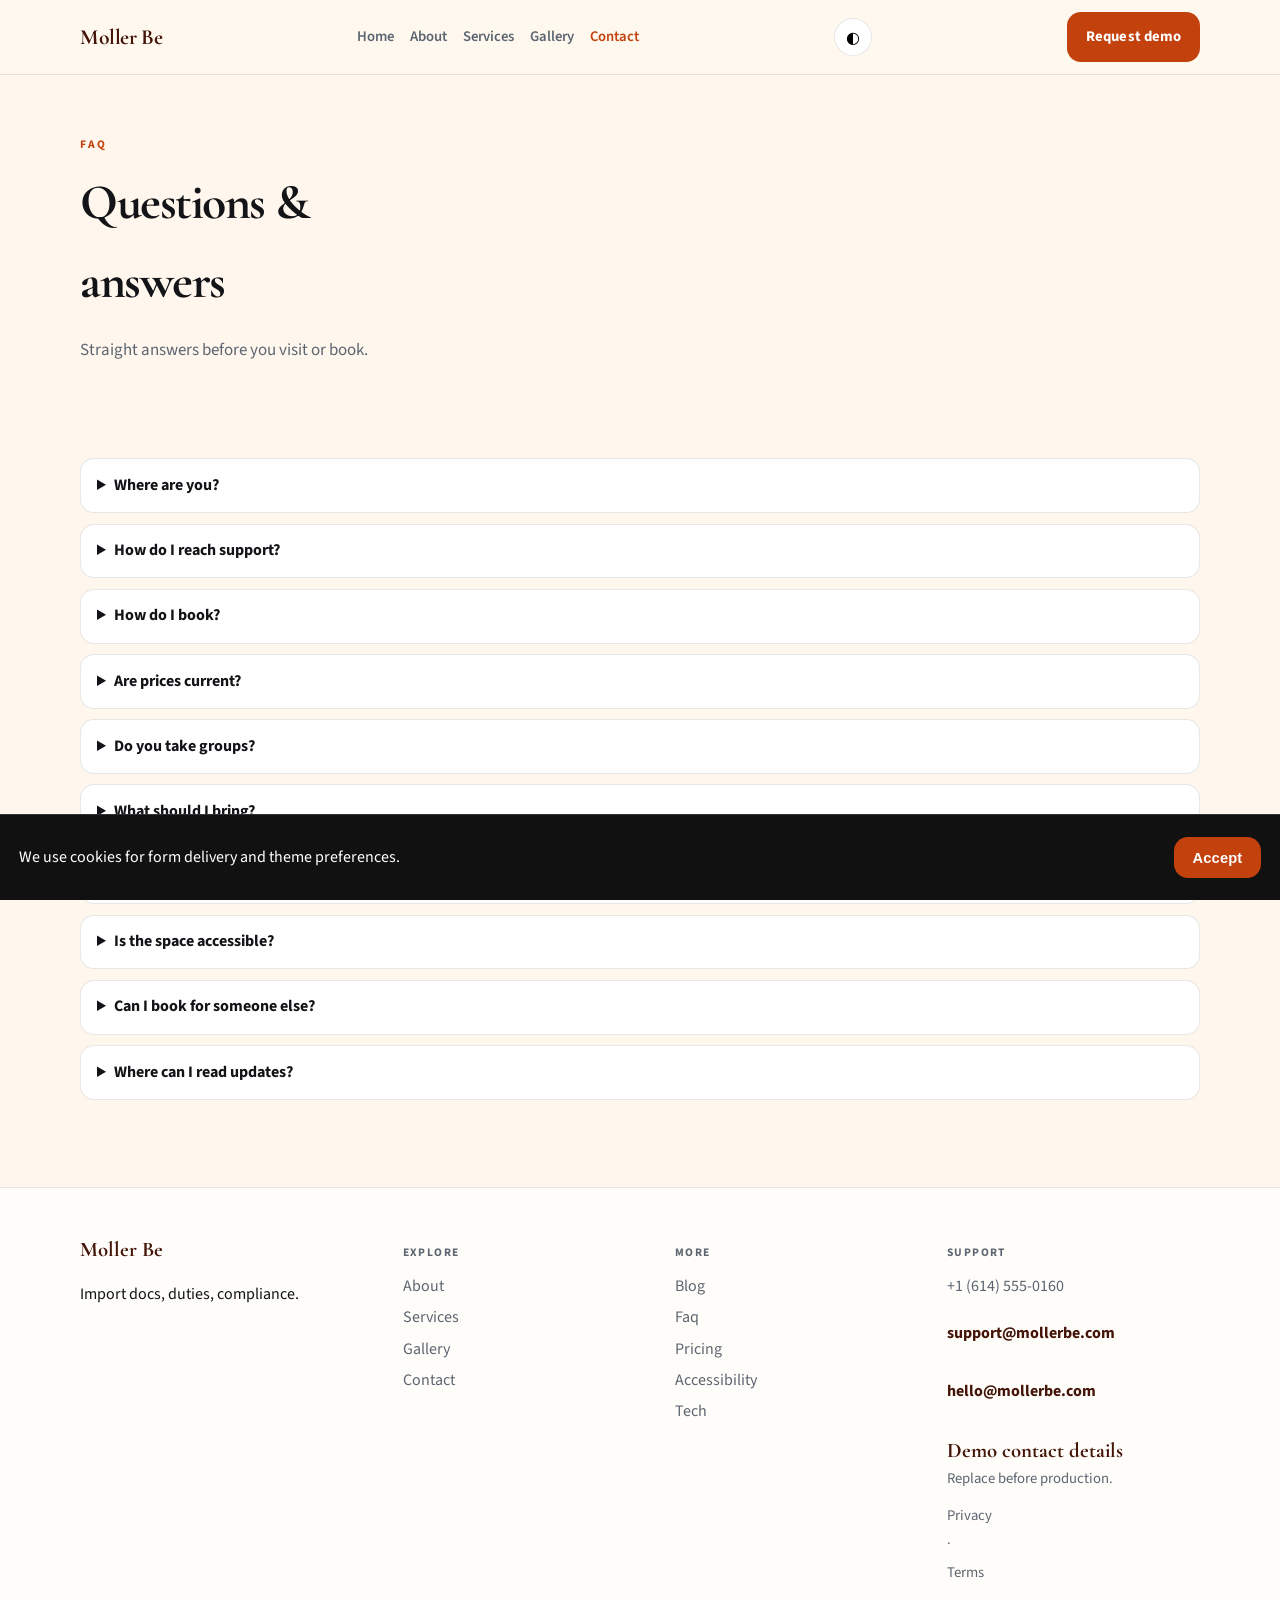
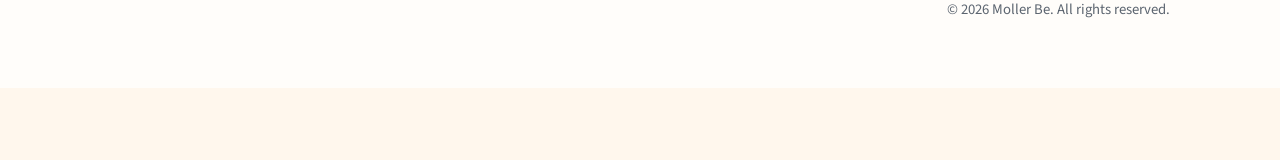
<file: faq.html>
<!DOCTYPE html>
<html lang="en">
<head>
  <meta charset="UTF-8" />
  <meta name="viewport" content="width=device-width, initial-scale=1" />
  <title>FAQ | Moller Be</title>
  <meta name="description" content="Frequently asked questions" />
  <meta property="og:title" content="FAQ | Moller Be" />
  <meta property="og:description" content="Frequently asked questions" />
  <meta property="og:type" content="website" />
  <meta name="twitter:card" content="summary_large_image" />
  <meta name="twitter:title" content="FAQ | Moller Be" />
  <meta name="twitter:description" content="Frequently asked questions" />
  <meta property="og:image" content="assets/img-1.jpg" />
  <meta name="twitter:image" content="assets/img-1.jpg" />
  <meta property="og:url" content="https://moller-be.github.io" />
  <script type="application/ld+json">{"@context": "https://schema.org", "@type": "LocalBusiness", "name": "Moller Be", "description": "Import docs, duties, compliance.", "url": "https://moller-be.github.io", "image": "assets/img-1.jpg"}</script>
<script type="application/ld+json">{"@context": "https://schema.org", "@type": "FAQPage", "mainEntity": [{"@type": "Question", "name": "Where are you?", "acceptedAnswer": {"@type": "Answer", "text": "250 High St, Columbus, OH. See the map on Visit."}}, {"@type": "Question", "name": "How do I reach support?", "acceptedAnswer": {"@type": "Answer", "text": "Use the Contact form or email support@mollerbe.com. We reply during open hours."}}, {"@type": "Question", "name": "How do I book?", "acceptedAnswer": {"@type": "Answer", "text": "Send a message on Contact, email bookings@mollerbe.com, or call +1 (614) 555-0160."}}, {"@type": "Question", "name": "Are prices current?", "acceptedAnswer": {"@type": "Answer", "text": "Listed prices are current and may shift with seasons — we update this site when they do."}}, {"@type": "Question", "name": "Do you take groups?", "acceptedAnswer": {"@type": "Answer", "text": "Yes for many bookings — tell us the size and date and we'll confirm what Moller Be can host."}}, {"@type": "Question", "name": "What should I bring?", "acceptedAnswer": {"@type": "Answer", "text": "Just yourself (and any notes on allergies, sizes, or preferences). We'll handle the rest."}}, {"@type": "Question", "name": "How do I join the team?", "acceptedAnswer": {"@type": "Answer", "text": "Open roles are listed on Careers — we reply to every application."}}, {"@type": "Question", "name": "Is the space accessible?", "acceptedAnswer": {"@type": "Answer", "text": "See our Accessibility page for entrance, seating and restroom notes."}}, {"@type": "Question", "name": "Can I book for someone else?", "acceptedAnswer": {"@type": "Answer", "text": "Yes — include their name and preferences in the contact form."}}, {"@type": "Question", "name": "Where can I read updates?", "acceptedAnswer": {"@type": "Answer", "text": "Blog and Journal pages publish changes before social media."}}]}</script>
<script type="application/ld+json">{"@context": "https://schema.org", "@type": "WebSite", "name": "Moller Be", "url": "https://moller-be.github.io", "description": "Import docs, duties, compliance."}</script>
  <link rel="canonical" href="https://moller-be.github.io/faq.html" />
  <link rel="alternate" hreflang="en" href="https://moller-be.github.io/faq.html" />
  <link rel="alternate" hreflang="x-default" href="https://moller-be.github.io/index.html" />
  <meta name="theme-color" content="#111111" />
  <link rel="preconnect" href="https://fonts.googleapis.com" />
  <link rel="preconnect" href="https://fonts.gstatic.com" crossorigin />
  <link href="https://fonts.googleapis.com/css2?family=Cormorant+Garamond:wght@600;700&family=Source+Sans+3:wght@400;500;600;700&display=swap" rel="stylesheet" />
  <link rel="stylesheet" href="styles.css" />
  <link rel="icon" href="favicon.svg" type="image/svg+xml" />
</head>
<body>

  <header class="top">
    <div class="shell bar">
      <a class="logo" href="index.html">Moller Be</a>
      <button class="nav-toggle" type="button" aria-label="Open menu" data-nav-toggle>
        <span></span><span></span><span></span>
      </button>
      <nav data-nav><a href="index.html">Home</a><a href="about.html">About</a><a href="offerings.html">Services</a><a href="gallery.html">Gallery</a><a href="contact.html" class="on">Contact</a></nav>
      <button type="button" class="theme-toggle" data-theme-toggle aria-label="Toggle dark mode">◐</button>
      <a class="cta" href="contact.html" data-open-book>Request demo</a>
    </div>
  </header>  <main class="page">
    <section class="page-hero"><div class="shell">
      <p class="eyebrow">FAQ</p>
      <h1>Questions &amp; answers</h1>
      <p class="lead">Straight answers before you visit or book.</p>
    </div></section>
    <section class="block"><div class="shell faq-page"><details class='faq-item reveal'><summary>Where are you?</summary><p>250 High St, Columbus, OH. See the map on Visit.</p></details><details class='faq-item reveal'><summary>How do I reach support?</summary><p>Use the Contact form or email support@mollerbe.com. We reply during open hours.</p></details><details class='faq-item reveal'><summary>How do I book?</summary><p>Send a message on Contact, email bookings@mollerbe.com, or call +1 (614) 555-0160.</p></details><details class='faq-item reveal'><summary>Are prices current?</summary><p>Listed prices are current and may shift with seasons — we update this site when they do.</p></details><details class='faq-item reveal'><summary>Do you take groups?</summary><p>Yes for many bookings — tell us the size and date and we&#x27;ll confirm what Moller Be can host.</p></details><details class='faq-item reveal'><summary>What should I bring?</summary><p>Just yourself (and any notes on allergies, sizes, or preferences). We&#x27;ll handle the rest.</p></details><details class='faq-item reveal'><summary>How do I join the team?</summary><p>Open roles are listed on Careers — we reply to every application.</p></details><details class='faq-item reveal'><summary>Is the space accessible?</summary><p>See our Accessibility page for entrance, seating and restroom notes.</p></details><details class='faq-item reveal'><summary>Can I book for someone else?</summary><p>Yes — include their name and preferences in the contact form.</p></details><details class='faq-item reveal'><summary>Where can I read updates?</summary><p>Blog and Journal pages publish changes before social media.</p></details></div></section>
  </main>
  <footer class="foot">
    <div class="shell foot-grid">
      <div>
        <strong>Moller Be</strong>
        <p>Import docs, duties, compliance.</p>
        
      </div>
      <div>
        <p class="fh">Explore</p>
        <a href="about.html">About</a><a href="offerings.html">Services</a><a href="gallery.html">Gallery</a><a href="contact.html">Contact</a>
      </div>
      <div>
        <p class="fh">More</p>
        <a href="blog.html">Blog</a><a href="faq.html">Faq</a><a href="pricing.html">Pricing</a><a href="accessibility.html">Accessibility</a><a href="tech.html">Tech</a>
      </div>
      <div>
        <p class="fh">Support</p>
        <a href="tel:+16145550160">+1 (614) 555-0160</a>
        <p class="mail-plain">support@mollerbe.com</p>
        <p class="mail-plain">hello@mollerbe.com</p>
        
        <p class="foot-meta"><strong>Demo contact details</strong><br/>Replace before production.</p>
        <p class="foot-meta"><a href="privacy.html">Privacy</a> · <a href="terms.html">Terms</a></p>
        <p class="foot-meta">© 2026 Moller Be. All rights reserved.</p>
      </div>
    </div>
  </footer>
  <div class="cookie-bar" data-cookie-bar hidden>
    <p>We use cookies for form delivery and theme preferences.</p>
    <button type="button" class="btn solid" data-cookie-accept>Accept</button>
  </div>
  <div class="mobile-cta">
    <a href="tel:+16145550160">Call</a>
    <button type="button" data-open-book>Contact sales</button>
    
  </div>
  <div class="toast" data-toast hidden></div>

  <div class="modal" data-book-modal hidden>
    <div class="modal-card">
      <button class="modal-close" type="button" data-close-book aria-label="Close">×</button>
      <p class="eyebrow">Quick request</p>
      <h3>Contact Moller Be</h3>
      <p class="lead">Send the essentials and we will reply by email.</p>
      <form class="contact-form compact" data-quick-book data-support="support@mollerbe.com">
        <label>Name<input name="name" required placeholder="Your name" /></label>
        <label>Email<input type="email" name="email" required placeholder="you@email.com" /></label>
        <label>Timing<input name="when" required placeholder="Preferred date or timeline" /></label>
        <label>Notes<textarea name="message" rows="3" placeholder="Project, product, service or other details…"></textarea></label>
        <button class="btn solid" type="submit">Contact sales</button>
      </form>
    </div>
  </div>

  <div class="lightbox" data-lightbox hidden>
    <button class="modal-close" type="button" data-lightbox-close aria-label="Close">×</button>
    <img data-lightbox-img alt="" />
    <div class="lightbox-nav">
      <button type="button" data-lightbox-prev>‹</button>
      <button type="button" data-lightbox-next>›</button>
    </div>
  </div>
  <script src="site.js"></script>
</body></html>
</file>
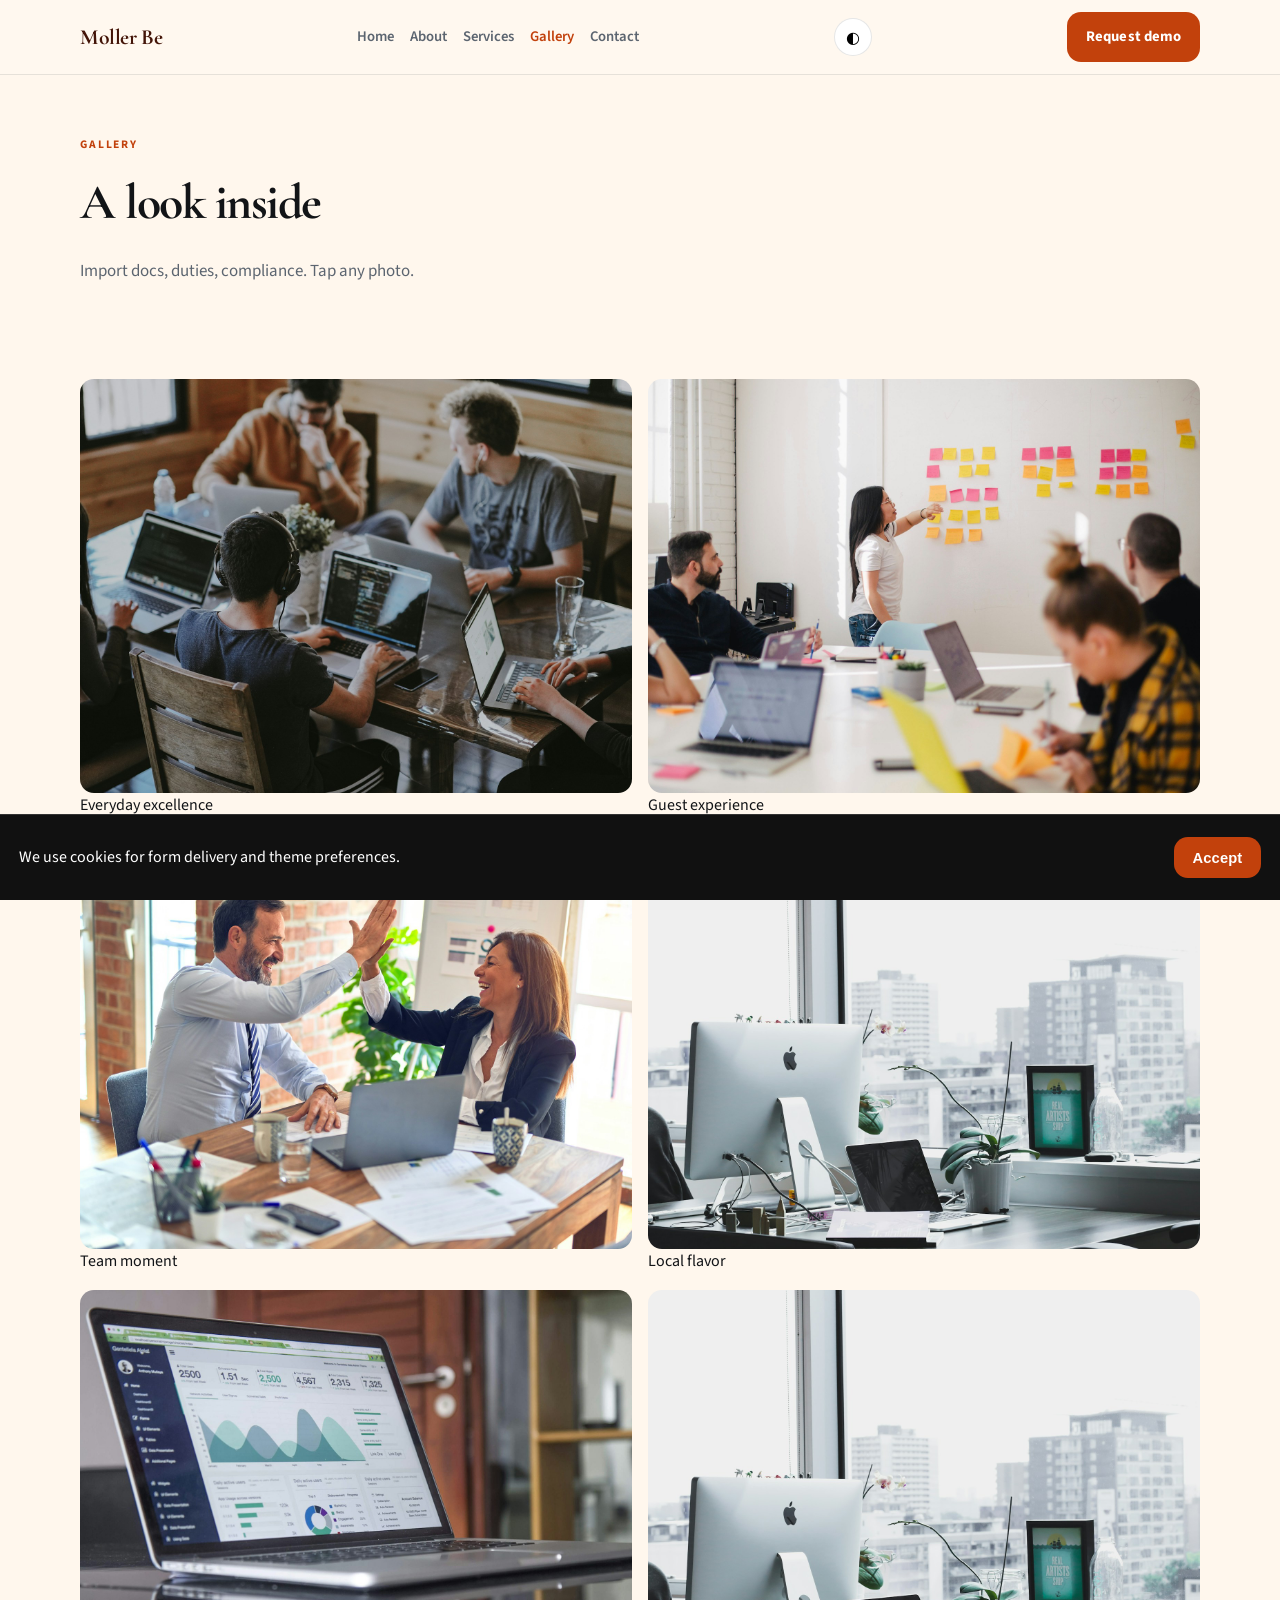
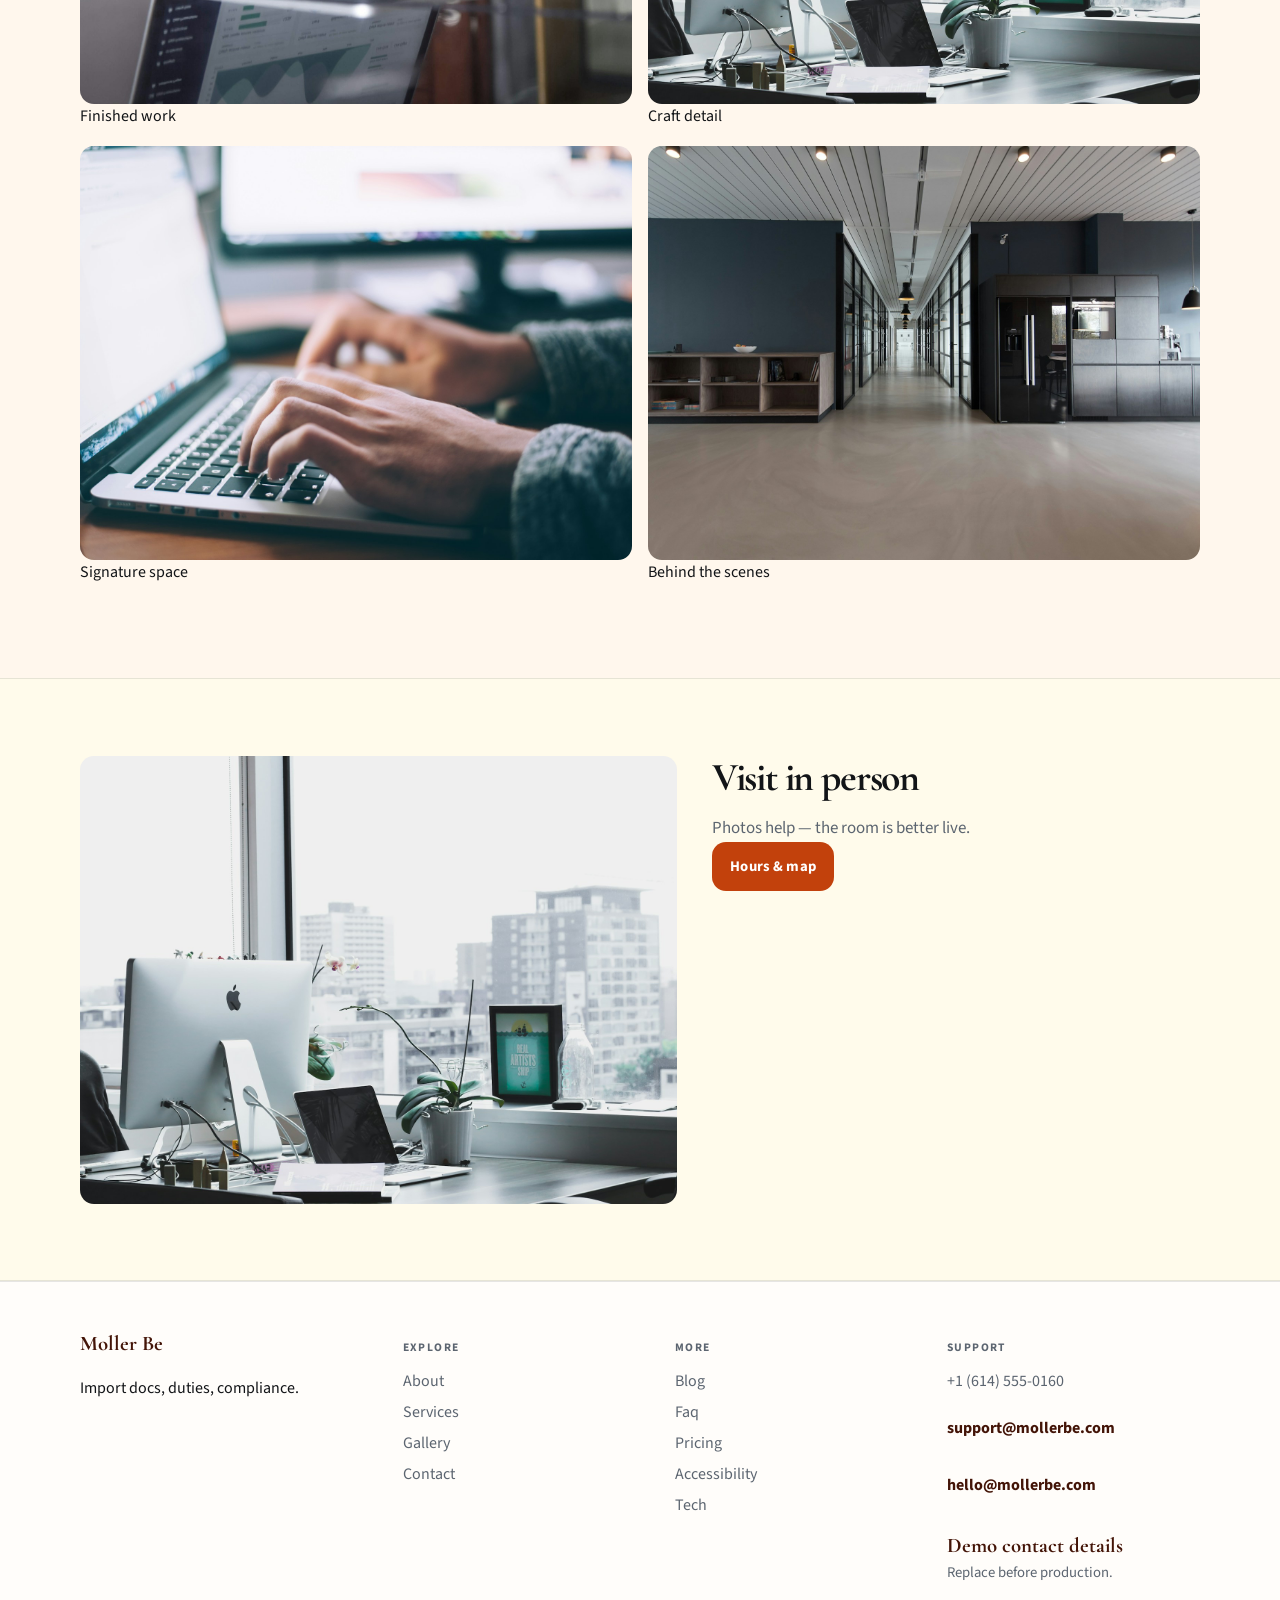
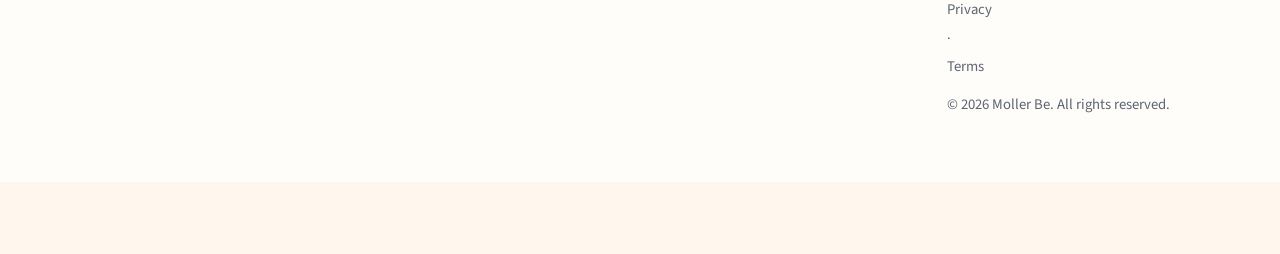
<file: gallery.html>
<!DOCTYPE html>
<html lang="en">
<head>
  <meta charset="UTF-8" />
  <meta name="viewport" content="width=device-width, initial-scale=1" />
  <title>Gallery | Moller Be</title>
  <meta name="description" content="Photos from Moller Be" />
  <meta property="og:title" content="Gallery | Moller Be" />
  <meta property="og:description" content="Photos from Moller Be" />
  <meta property="og:type" content="website" />
  <meta name="twitter:card" content="summary_large_image" />
  <meta name="twitter:title" content="Gallery | Moller Be" />
  <meta name="twitter:description" content="Photos from Moller Be" />
  <meta property="og:image" content="assets/img-1.jpg" />
  <meta name="twitter:image" content="assets/img-1.jpg" />
  <meta property="og:url" content="https://moller-be.github.io" />
  <script type="application/ld+json">{"@context": "https://schema.org", "@type": "LocalBusiness", "name": "Moller Be", "description": "Import docs, duties, compliance.", "url": "https://moller-be.github.io", "image": "assets/img-1.jpg"}</script>
<script type="application/ld+json">{"@context": "https://schema.org", "@type": "FAQPage", "mainEntity": [{"@type": "Question", "name": "Where are you?", "acceptedAnswer": {"@type": "Answer", "text": "250 High St, Columbus, OH. See the map on Visit."}}, {"@type": "Question", "name": "How do I reach support?", "acceptedAnswer": {"@type": "Answer", "text": "Use the Contact form or email support@mollerbe.com. We reply during open hours."}}, {"@type": "Question", "name": "How do I book?", "acceptedAnswer": {"@type": "Answer", "text": "Send a message on Contact, email bookings@mollerbe.com, or call +1 (614) 555-0160."}}, {"@type": "Question", "name": "Are prices current?", "acceptedAnswer": {"@type": "Answer", "text": "Listed prices are current and may shift with seasons — we update this site when they do."}}, {"@type": "Question", "name": "Do you take groups?", "acceptedAnswer": {"@type": "Answer", "text": "Yes for many bookings — tell us the size and date and we'll confirm what Moller Be can host."}}, {"@type": "Question", "name": "What should I bring?", "acceptedAnswer": {"@type": "Answer", "text": "Just yourself (and any notes on allergies, sizes, or preferences). We'll handle the rest."}}, {"@type": "Question", "name": "How do I join the team?", "acceptedAnswer": {"@type": "Answer", "text": "Open roles are listed on Careers — we reply to every application."}}, {"@type": "Question", "name": "Is the space accessible?", "acceptedAnswer": {"@type": "Answer", "text": "See our Accessibility page for entrance, seating and restroom notes."}}, {"@type": "Question", "name": "Can I book for someone else?", "acceptedAnswer": {"@type": "Answer", "text": "Yes — include their name and preferences in the contact form."}}, {"@type": "Question", "name": "Where can I read updates?", "acceptedAnswer": {"@type": "Answer", "text": "Blog and Journal pages publish changes before social media."}}]}</script>
<script type="application/ld+json">{"@context": "https://schema.org", "@type": "WebSite", "name": "Moller Be", "url": "https://moller-be.github.io", "description": "Import docs, duties, compliance."}</script>
  <link rel="canonical" href="https://moller-be.github.io/gallery.html" />
  <link rel="alternate" hreflang="en" href="https://moller-be.github.io/gallery.html" />
  <link rel="alternate" hreflang="x-default" href="https://moller-be.github.io/index.html" />
  <meta name="theme-color" content="#111111" />
  <link rel="preconnect" href="https://fonts.googleapis.com" />
  <link rel="preconnect" href="https://fonts.gstatic.com" crossorigin />
  <link href="https://fonts.googleapis.com/css2?family=Cormorant+Garamond:wght@600;700&family=Source+Sans+3:wght@400;500;600;700&display=swap" rel="stylesheet" />
  <link rel="stylesheet" href="styles.css" />
  <link rel="icon" href="favicon.svg" type="image/svg+xml" />
</head>
<body>

  <header class="top">
    <div class="shell bar">
      <a class="logo" href="index.html">Moller Be</a>
      <button class="nav-toggle" type="button" aria-label="Open menu" data-nav-toggle>
        <span></span><span></span><span></span>
      </button>
      <nav data-nav><a href="index.html">Home</a><a href="about.html">About</a><a href="offerings.html">Services</a><a href="gallery.html" class="on">Gallery</a><a href="contact.html">Contact</a></nav>
      <button type="button" class="theme-toggle" data-theme-toggle aria-label="Toggle dark mode">◐</button>
      <a class="cta" href="contact.html" data-open-book>Request demo</a>
    </div>
  </header>  <main class="page">
    <section class="page-hero"><div class="shell">
      <p class="eyebrow">Gallery</p><h1>A look inside</h1><p class="lead">Import docs, duties, compliance. Tap any photo.</p>
    </div></section>
    <section class="block"><div class="shell gallery-masonry" data-gallery-list="assets/img-3.jpg,assets/img-4.jpg,assets/img-5.jpg,assets/img-6.jpg,assets/img-7.jpg,assets/img-8.jpg,assets/img-9.jpg,assets/img-10.jpg"><figure><button type="button" class="gal-btn" data-gallery-open data-index="0"><img src="assets/img-3.jpg" alt="Everyday excellence at Moller Be" loading="lazy" /></button><figcaption>Everyday excellence</figcaption></figure>
<figure><button type="button" class="gal-btn" data-gallery-open data-index="1"><img src="assets/img-4.jpg" alt="Team moment at Moller Be" loading="lazy" /></button><figcaption>Team moment</figcaption></figure>
<figure><button type="button" class="gal-btn" data-gallery-open data-index="2"><img src="assets/img-5.jpg" alt="Finished work at Moller Be" loading="lazy" /></button><figcaption>Finished work</figcaption></figure>
<figure><button type="button" class="gal-btn" data-gallery-open data-index="3"><img src="assets/img-6.jpg" alt="Signature space at Moller Be" loading="lazy" /></button><figcaption>Signature space</figcaption></figure>
<figure><button type="button" class="gal-btn" data-gallery-open data-index="4"><img src="assets/img-7.jpg" alt="Guest experience at Moller Be" loading="lazy" /></button><figcaption>Guest experience</figcaption></figure>
<figure><button type="button" class="gal-btn" data-gallery-open data-index="5"><img src="assets/img-8.jpg" alt="Local flavor at Moller Be" loading="lazy" /></button><figcaption>Local flavor</figcaption></figure>
<figure><button type="button" class="gal-btn" data-gallery-open data-index="6"><img src="assets/img-9.jpg" alt="Craft detail at Moller Be" loading="lazy" /></button><figcaption>Craft detail</figcaption></figure>
<figure><button type="button" class="gal-btn" data-gallery-open data-index="7"><img src="assets/img-10.jpg" alt="Behind the scenes at Moller Be" loading="lazy" /></button><figcaption>Behind the scenes</figcaption></figure></div></section>
    <section class="block tint"><div class="shell split">
      <img class="solo" src="assets/img-9.jpg" alt="Moller Be" />
      <div><h2>Visit in person</h2><p class="lead">Photos help — the room is better live.</p>
      <a class="btn solid" href="contact.html">Hours &amp; map</a></div>
    </div></section>
  </main>
  <footer class="foot">
    <div class="shell foot-grid">
      <div>
        <strong>Moller Be</strong>
        <p>Import docs, duties, compliance.</p>
        
      </div>
      <div>
        <p class="fh">Explore</p>
        <a href="about.html">About</a><a href="offerings.html">Services</a><a href="gallery.html">Gallery</a><a href="contact.html">Contact</a>
      </div>
      <div>
        <p class="fh">More</p>
        <a href="blog.html">Blog</a><a href="faq.html">Faq</a><a href="pricing.html">Pricing</a><a href="accessibility.html">Accessibility</a><a href="tech.html">Tech</a>
      </div>
      <div>
        <p class="fh">Support</p>
        <a href="tel:+16145550160">+1 (614) 555-0160</a>
        <p class="mail-plain">support@mollerbe.com</p>
        <p class="mail-plain">hello@mollerbe.com</p>
        
        <p class="foot-meta"><strong>Demo contact details</strong><br/>Replace before production.</p>
        <p class="foot-meta"><a href="privacy.html">Privacy</a> · <a href="terms.html">Terms</a></p>
        <p class="foot-meta">© 2026 Moller Be. All rights reserved.</p>
      </div>
    </div>
  </footer>
  <div class="cookie-bar" data-cookie-bar hidden>
    <p>We use cookies for form delivery and theme preferences.</p>
    <button type="button" class="btn solid" data-cookie-accept>Accept</button>
  </div>
  <div class="mobile-cta">
    <a href="tel:+16145550160">Call</a>
    <button type="button" data-open-book>Contact sales</button>
    
  </div>
  <div class="toast" data-toast hidden></div>

  <div class="modal" data-book-modal hidden>
    <div class="modal-card">
      <button class="modal-close" type="button" data-close-book aria-label="Close">×</button>
      <p class="eyebrow">Quick request</p>
      <h3>Contact Moller Be</h3>
      <p class="lead">Send the essentials and we will reply by email.</p>
      <form class="contact-form compact" data-quick-book data-support="support@mollerbe.com">
        <label>Name<input name="name" required placeholder="Your name" /></label>
        <label>Email<input type="email" name="email" required placeholder="you@email.com" /></label>
        <label>Timing<input name="when" required placeholder="Preferred date or timeline" /></label>
        <label>Notes<textarea name="message" rows="3" placeholder="Project, product, service or other details…"></textarea></label>
        <button class="btn solid" type="submit">Contact sales</button>
      </form>
    </div>
  </div>

  <div class="lightbox" data-lightbox hidden>
    <button class="modal-close" type="button" data-lightbox-close aria-label="Close">×</button>
    <img data-lightbox-img alt="" />
    <div class="lightbox-nav">
      <button type="button" data-lightbox-prev>‹</button>
      <button type="button" data-lightbox-next>›</button>
    </div>
  </div>
  <script src="site.js"></script>
</body></html>
</file>
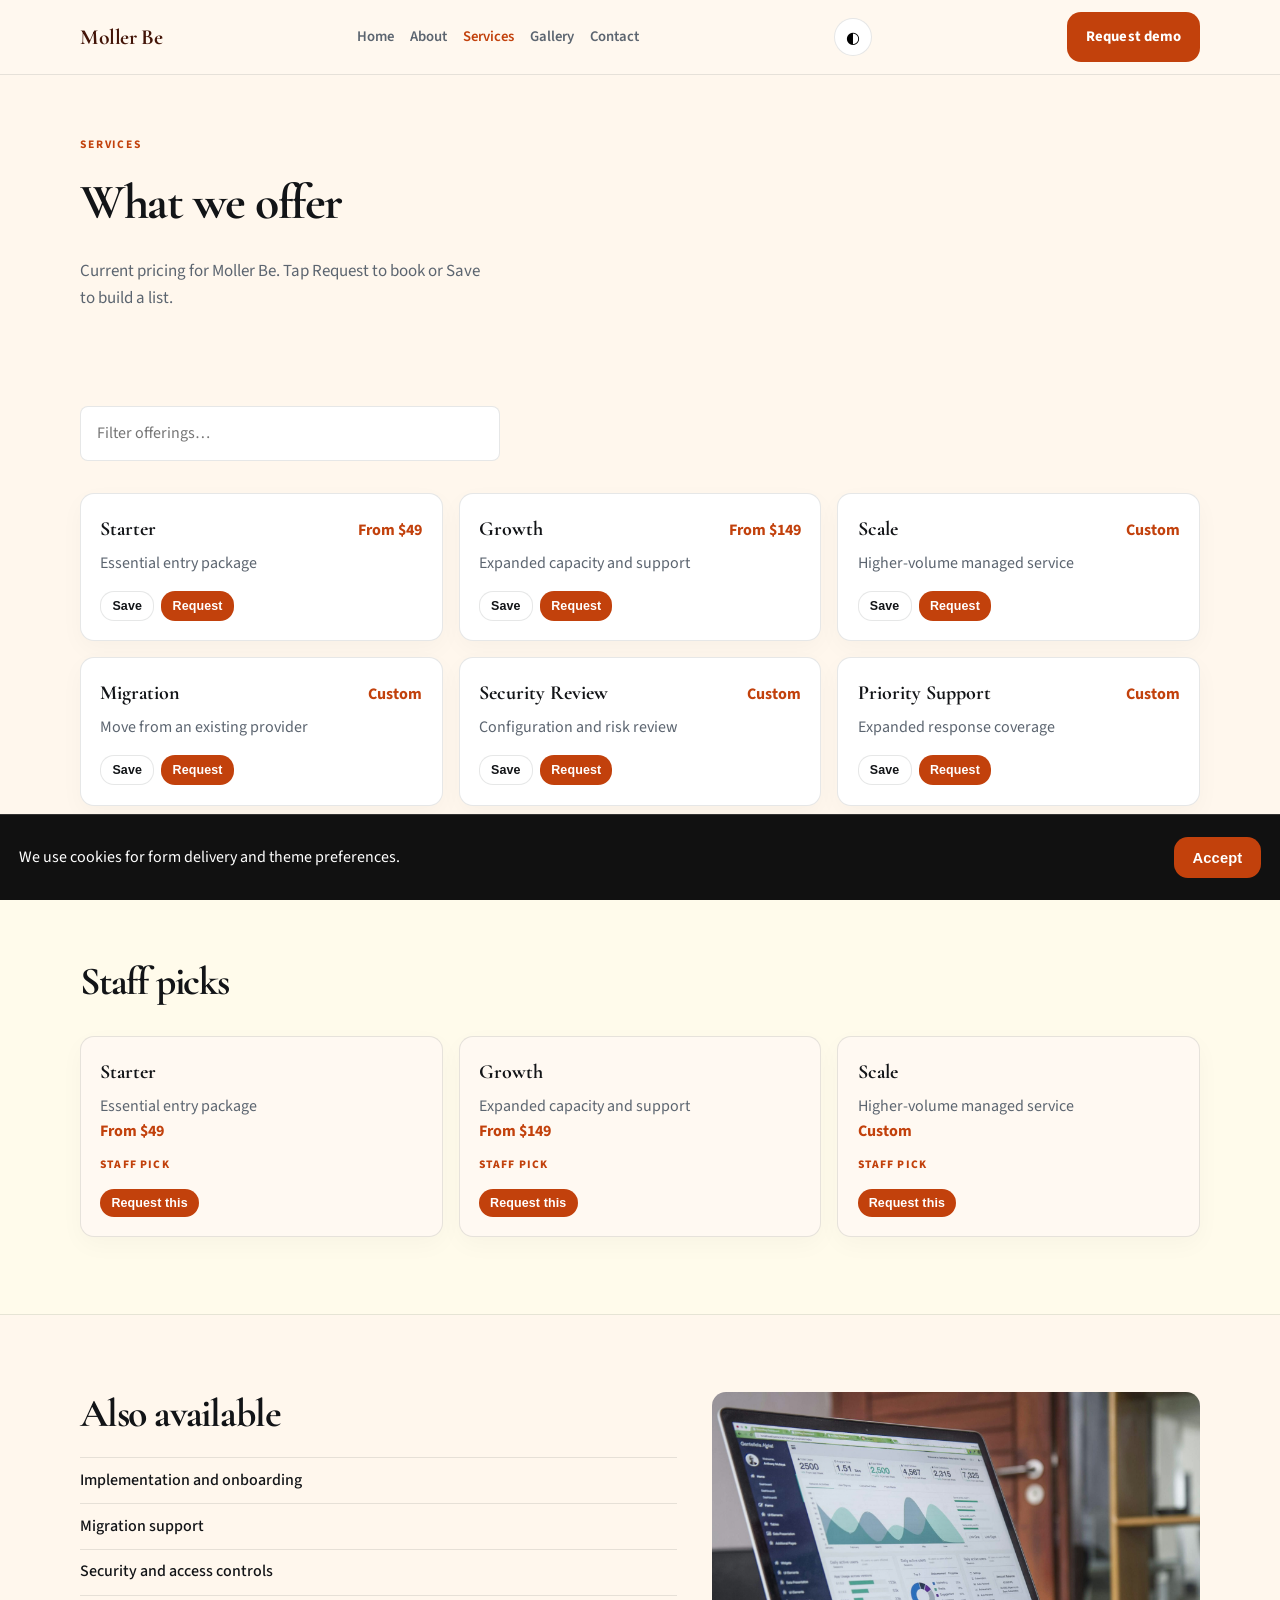
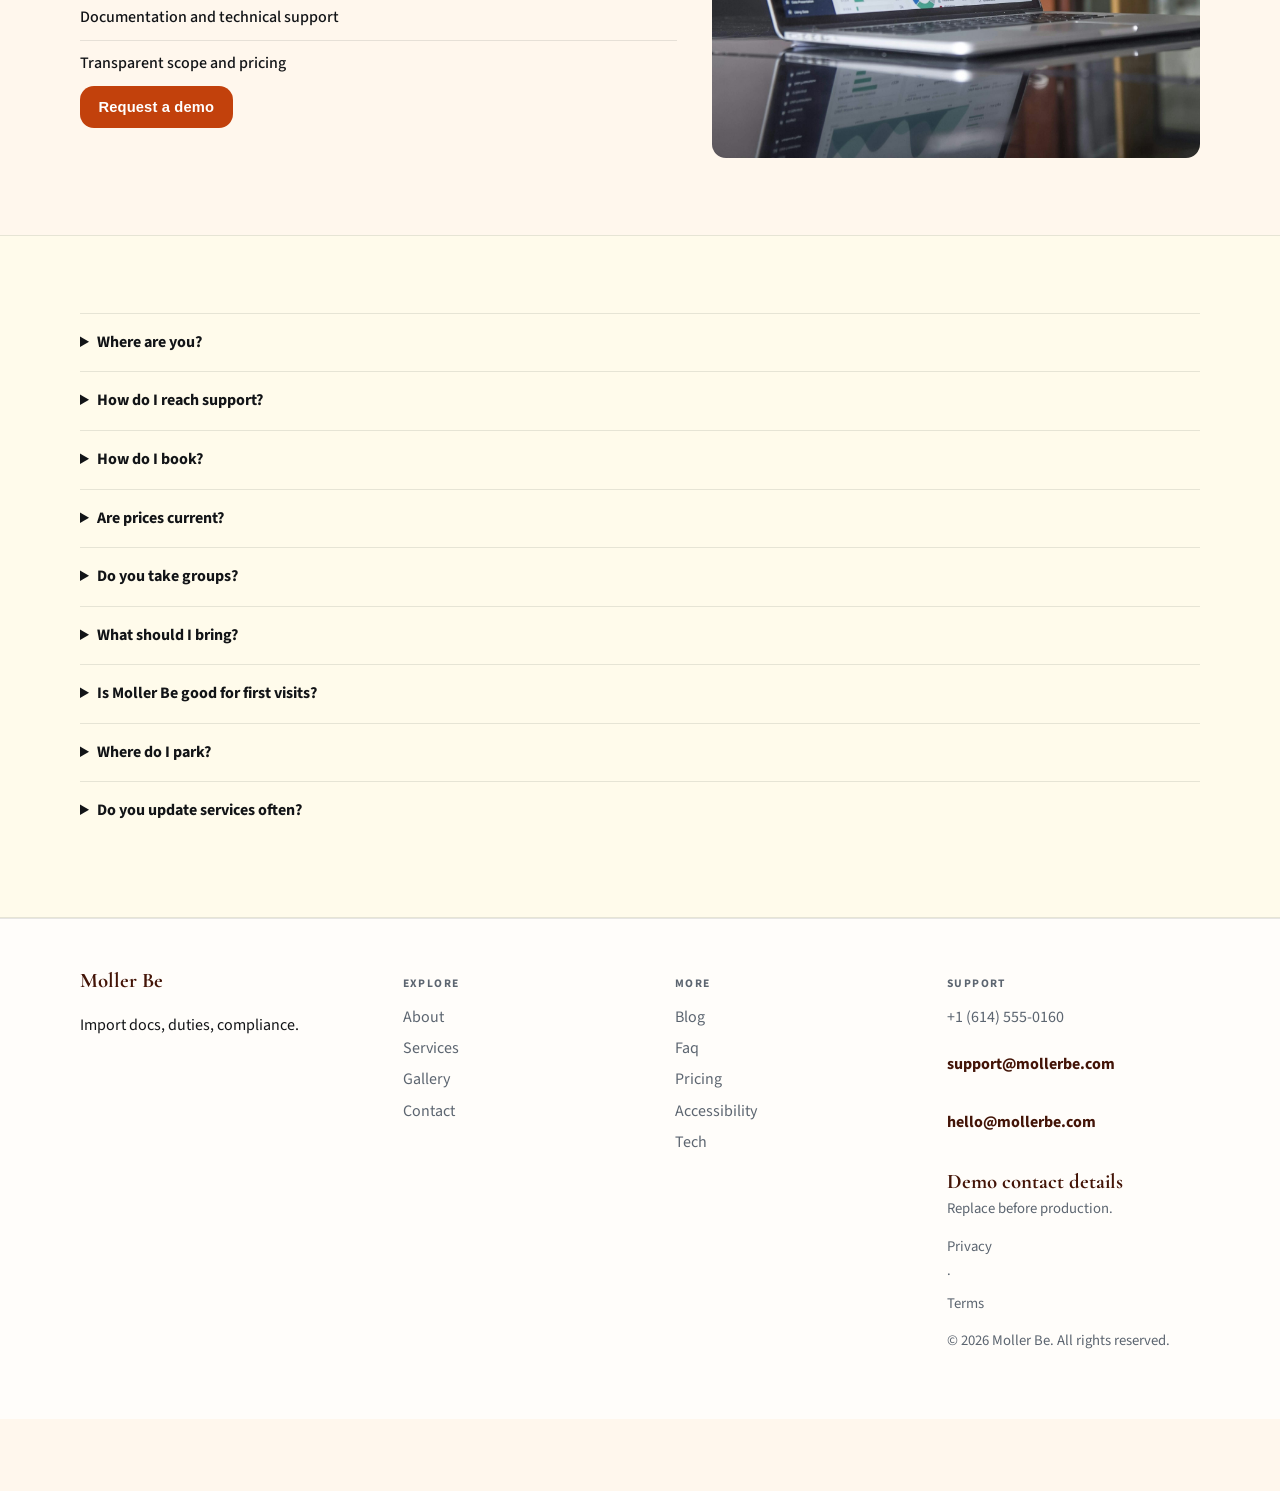
<file: offerings.html>
<!DOCTYPE html>
<html lang="en">
<head>
  <meta charset="UTF-8" />
  <meta name="viewport" content="width=device-width, initial-scale=1" />
  <title>Services | Moller Be</title>
  <meta name="description" content="Services — Moller Be" />
  <meta property="og:title" content="Services | Moller Be" />
  <meta property="og:description" content="Services — Moller Be" />
  <meta property="og:type" content="website" />
  <meta name="twitter:card" content="summary_large_image" />
  <meta name="twitter:title" content="Services | Moller Be" />
  <meta name="twitter:description" content="Services — Moller Be" />
  <meta property="og:image" content="assets/img-1.jpg" />
  <meta name="twitter:image" content="assets/img-1.jpg" />
  <meta property="og:url" content="https://moller-be.github.io" />
  <script type="application/ld+json">{"@context": "https://schema.org", "@type": "LocalBusiness", "name": "Moller Be", "description": "Import docs, duties, compliance.", "url": "https://moller-be.github.io", "image": "assets/img-1.jpg"}</script>
<script type="application/ld+json">{"@context": "https://schema.org", "@type": "FAQPage", "mainEntity": [{"@type": "Question", "name": "Where are you?", "acceptedAnswer": {"@type": "Answer", "text": "250 High St, Columbus, OH. See the map on Visit."}}, {"@type": "Question", "name": "How do I reach support?", "acceptedAnswer": {"@type": "Answer", "text": "Use the Contact form or email support@mollerbe.com. We reply during open hours."}}, {"@type": "Question", "name": "How do I book?", "acceptedAnswer": {"@type": "Answer", "text": "Send a message on Contact, email bookings@mollerbe.com, or call +1 (614) 555-0160."}}, {"@type": "Question", "name": "Are prices current?", "acceptedAnswer": {"@type": "Answer", "text": "Listed prices are current and may shift with seasons — we update this site when they do."}}, {"@type": "Question", "name": "Do you take groups?", "acceptedAnswer": {"@type": "Answer", "text": "Yes for many bookings — tell us the size and date and we'll confirm what Moller Be can host."}}, {"@type": "Question", "name": "What should I bring?", "acceptedAnswer": {"@type": "Answer", "text": "Just yourself (and any notes on allergies, sizes, or preferences). We'll handle the rest."}}, {"@type": "Question", "name": "How do I join the team?", "acceptedAnswer": {"@type": "Answer", "text": "Open roles are listed on Careers — we reply to every application."}}, {"@type": "Question", "name": "Is the space accessible?", "acceptedAnswer": {"@type": "Answer", "text": "See our Accessibility page for entrance, seating and restroom notes."}}, {"@type": "Question", "name": "Can I book for someone else?", "acceptedAnswer": {"@type": "Answer", "text": "Yes — include their name and preferences in the contact form."}}, {"@type": "Question", "name": "Where can I read updates?", "acceptedAnswer": {"@type": "Answer", "text": "Blog and Journal pages publish changes before social media."}}]}</script>
<script type="application/ld+json">{"@context": "https://schema.org", "@type": "WebSite", "name": "Moller Be", "url": "https://moller-be.github.io", "description": "Import docs, duties, compliance."}</script>
  <link rel="canonical" href="https://moller-be.github.io/offerings.html" />
  <link rel="alternate" hreflang="en" href="https://moller-be.github.io/offerings.html" />
  <link rel="alternate" hreflang="x-default" href="https://moller-be.github.io/index.html" />
  <meta name="theme-color" content="#111111" />
  <link rel="preconnect" href="https://fonts.googleapis.com" />
  <link rel="preconnect" href="https://fonts.gstatic.com" crossorigin />
  <link href="https://fonts.googleapis.com/css2?family=Cormorant+Garamond:wght@600;700&family=Source+Sans+3:wght@400;500;600;700&display=swap" rel="stylesheet" />
  <link rel="stylesheet" href="styles.css" />
  <link rel="icon" href="favicon.svg" type="image/svg+xml" />
</head>
<body>

  <header class="top">
    <div class="shell bar">
      <a class="logo" href="index.html">Moller Be</a>
      <button class="nav-toggle" type="button" aria-label="Open menu" data-nav-toggle>
        <span></span><span></span><span></span>
      </button>
      <nav data-nav><a href="index.html">Home</a><a href="about.html">About</a><a href="offerings.html" class="on">Services</a><a href="gallery.html">Gallery</a><a href="contact.html">Contact</a></nav>
      <button type="button" class="theme-toggle" data-theme-toggle aria-label="Toggle dark mode">◐</button>
      <a class="cta" href="contact.html" data-open-book>Request demo</a>
    </div>
  </header>  <main class="page">
    <section class="page-hero"><div class="shell">
      <p class="eyebrow">Services</p>
      <h1>What we offer</h1>
      <p class="lead">Current pricing for Moller Be. Tap Request to book or Save to build a list.</p>
      <div class="saved-tray" data-saved-tray hidden><strong>Your list</strong><ul data-saved-list></ul>
      <button type="button" class="btn solid mini" data-open-book data-pref-from-list>Request saved</button>
      <button type="button" class="btn quiet mini" data-clear-saved>Clear</button></div>
    </div></section>
    <section class="block"><div class="shell"><div class="offer-tools"><input data-filter-offer type="search" placeholder="Filter offerings…" /></div>
    <div class="menu-grid"><article class="item" data-item="Starter">
          <div class="item-top"><h3>Starter</h3><span class="price">From $49</span></div>
          <p>Essential entry package</p>
          <div class="item-actions">
            <button type="button" class="btn quiet mini" data-save-item data-name="Starter">Save</button>
            <button type="button" class="btn solid mini" data-open-book data-pref="Starter">Request</button>
          </div>
        </article>
<article class="item" data-item="Growth">
          <div class="item-top"><h3>Growth</h3><span class="price">From $149</span></div>
          <p>Expanded capacity and support</p>
          <div class="item-actions">
            <button type="button" class="btn quiet mini" data-save-item data-name="Growth">Save</button>
            <button type="button" class="btn solid mini" data-open-book data-pref="Growth">Request</button>
          </div>
        </article>
<article class="item" data-item="Scale">
          <div class="item-top"><h3>Scale</h3><span class="price">Custom</span></div>
          <p>Higher-volume managed service</p>
          <div class="item-actions">
            <button type="button" class="btn quiet mini" data-save-item data-name="Scale">Save</button>
            <button type="button" class="btn solid mini" data-open-book data-pref="Scale">Request</button>
          </div>
        </article>
<article class="item" data-item="Migration">
          <div class="item-top"><h3>Migration</h3><span class="price">Custom</span></div>
          <p>Move from an existing provider</p>
          <div class="item-actions">
            <button type="button" class="btn quiet mini" data-save-item data-name="Migration">Save</button>
            <button type="button" class="btn solid mini" data-open-book data-pref="Migration">Request</button>
          </div>
        </article>
<article class="item" data-item="Security Review">
          <div class="item-top"><h3>Security Review</h3><span class="price">Custom</span></div>
          <p>Configuration and risk review</p>
          <div class="item-actions">
            <button type="button" class="btn quiet mini" data-save-item data-name="Security Review">Save</button>
            <button type="button" class="btn solid mini" data-open-book data-pref="Security Review">Request</button>
          </div>
        </article>
<article class="item" data-item="Priority Support">
          <div class="item-top"><h3>Priority Support</h3><span class="price">Custom</span></div>
          <p>Expanded response coverage</p>
          <div class="item-actions">
            <button type="button" class="btn quiet mini" data-save-item data-name="Priority Support">Save</button>
            <button type="button" class="btn solid mini" data-open-book data-pref="Priority Support">Request</button>
          </div>
        </article></div></div></section>
    <section class="block tint"><div class="shell"><h2>Staff picks</h2><div class="menu-grid"><article class="item soft" data-item="Starter">
          <h3>Starter</h3><p>Essential entry package</p><span class="price">From $49</span><p class="tag">Staff pick</p>
          <div class="item-actions">
            <button type="button" class="btn solid mini" data-open-book data-pref="Starter">Request this</button>
          </div>
        </article>
<article class="item soft" data-item="Growth">
          <h3>Growth</h3><p>Expanded capacity and support</p><span class="price">From $149</span><p class="tag">Staff pick</p>
          <div class="item-actions">
            <button type="button" class="btn solid mini" data-open-book data-pref="Growth">Request this</button>
          </div>
        </article>
<article class="item soft" data-item="Scale">
          <h3>Scale</h3><p>Higher-volume managed service</p><span class="price">Custom</span><p class="tag">Staff pick</p>
          <div class="item-actions">
            <button type="button" class="btn solid mini" data-open-book data-pref="Scale">Request this</button>
          </div>
        </article></div></div></section>
    <section class="block"><div class="shell split"><div><h2>Also available</h2><ul class="checks"><li>Implementation and onboarding</li>
<li>Migration support</li>
<li>Security and access controls</li>
<li>Documentation and technical support</li>
<li>Transparent scope and pricing</li></ul>
    <button type="button" class="btn solid" data-open-book>Request a demo</button></div>
    <img class="solo" src="assets/img-5.jpg" alt="offerings" /></div></section>
    <section class="block tint"><div class="shell"><div class="faq"><details><summary>Where are you?</summary><p>250 High St, Columbus, OH. See the map on Visit.</p></details>
<details><summary>How do I reach support?</summary><p>Use the Contact form or email support@mollerbe.com. We reply during open hours.</p></details>
<details><summary>How do I book?</summary><p>Send a message on Contact, email bookings@mollerbe.com, or call +1 (614) 555-0160.</p></details>
<details><summary>Are prices current?</summary><p>Listed prices are current and may shift with seasons — we update this site when they do.</p></details>
<details><summary>Do you take groups?</summary><p>Yes for many bookings — tell us the size and date and we'll confirm what Moller Be can host.</p></details>
<details><summary>What should I bring?</summary><p>Just yourself (and any notes on allergies, sizes, or preferences). We'll handle the rest.</p></details>
<details><summary>Is Moller Be good for first visits?</summary><p>Absolutely — tell us it's your first time and we'll recommend a starting point.</p></details>
<details><summary>Where do I park?</summary><p>See the Visit page for address and map links around Columbus.</p></details>
<details><summary>Do you update services often?</summary><p>Yes — seasonal shifts are posted here first.</p></details></div></div></section>
  </main>
  <footer class="foot">
    <div class="shell foot-grid">
      <div>
        <strong>Moller Be</strong>
        <p>Import docs, duties, compliance.</p>
        
      </div>
      <div>
        <p class="fh">Explore</p>
        <a href="about.html">About</a><a href="offerings.html">Services</a><a href="gallery.html">Gallery</a><a href="contact.html">Contact</a>
      </div>
      <div>
        <p class="fh">More</p>
        <a href="blog.html">Blog</a><a href="faq.html">Faq</a><a href="pricing.html">Pricing</a><a href="accessibility.html">Accessibility</a><a href="tech.html">Tech</a>
      </div>
      <div>
        <p class="fh">Support</p>
        <a href="tel:+16145550160">+1 (614) 555-0160</a>
        <p class="mail-plain">support@mollerbe.com</p>
        <p class="mail-plain">hello@mollerbe.com</p>
        
        <p class="foot-meta"><strong>Demo contact details</strong><br/>Replace before production.</p>
        <p class="foot-meta"><a href="privacy.html">Privacy</a> · <a href="terms.html">Terms</a></p>
        <p class="foot-meta">© 2026 Moller Be. All rights reserved.</p>
      </div>
    </div>
  </footer>
  <div class="cookie-bar" data-cookie-bar hidden>
    <p>We use cookies for form delivery and theme preferences.</p>
    <button type="button" class="btn solid" data-cookie-accept>Accept</button>
  </div>
  <div class="mobile-cta">
    <a href="tel:+16145550160">Call</a>
    <button type="button" data-open-book>Contact sales</button>
    
  </div>
  <div class="toast" data-toast hidden></div>

  <div class="modal" data-book-modal hidden>
    <div class="modal-card">
      <button class="modal-close" type="button" data-close-book aria-label="Close">×</button>
      <p class="eyebrow">Quick request</p>
      <h3>Contact Moller Be</h3>
      <p class="lead">Send the essentials and we will reply by email.</p>
      <form class="contact-form compact" data-quick-book data-support="support@mollerbe.com">
        <label>Name<input name="name" required placeholder="Your name" /></label>
        <label>Email<input type="email" name="email" required placeholder="you@email.com" /></label>
        <label>Timing<input name="when" required placeholder="Preferred date or timeline" /></label>
        <label>Notes<textarea name="message" rows="3" placeholder="Project, product, service or other details…"></textarea></label>
        <button class="btn solid" type="submit">Contact sales</button>
      </form>
    </div>
  </div>

  <div class="lightbox" data-lightbox hidden>
    <button class="modal-close" type="button" data-lightbox-close aria-label="Close">×</button>
    <img data-lightbox-img alt="" />
    <div class="lightbox-nav">
      <button type="button" data-lightbox-prev>‹</button>
      <button type="button" data-lightbox-next>›</button>
    </div>
  </div>
  <script src="site.js"></script>
</body></html>
</file>
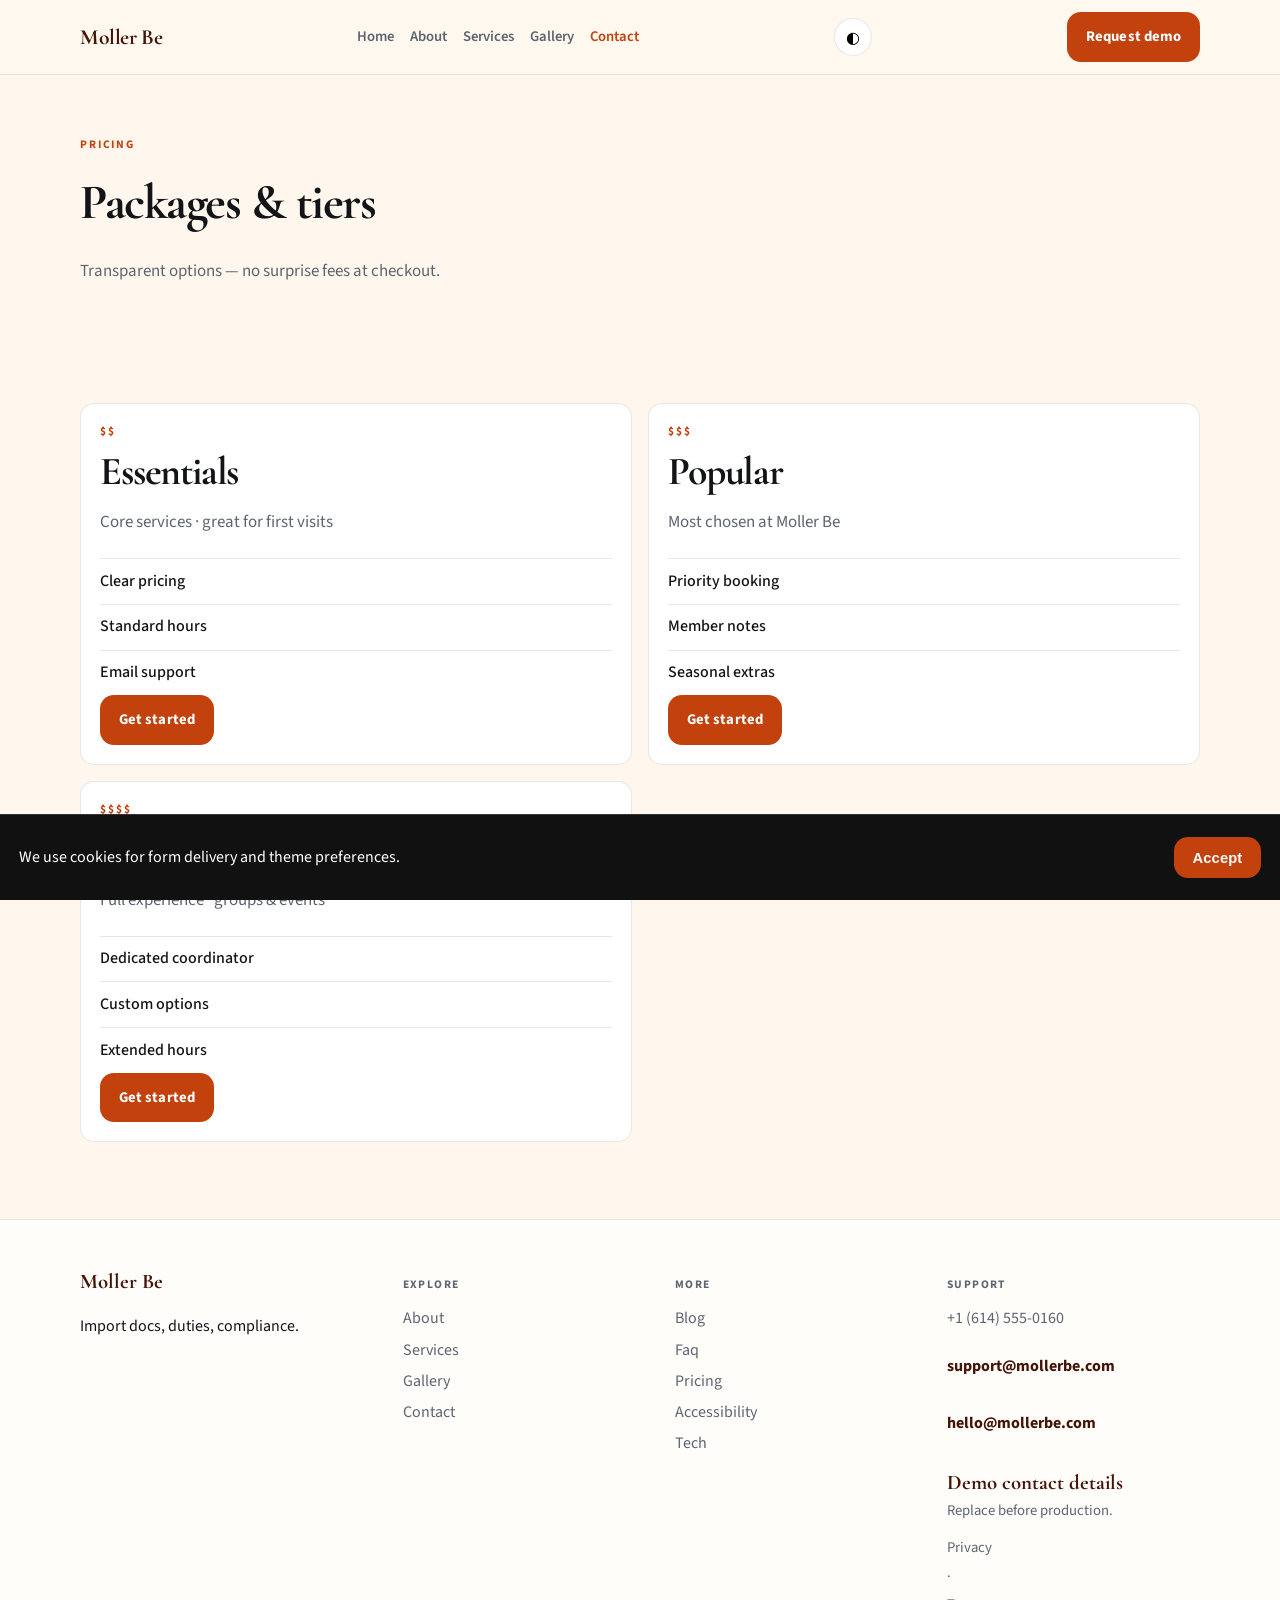
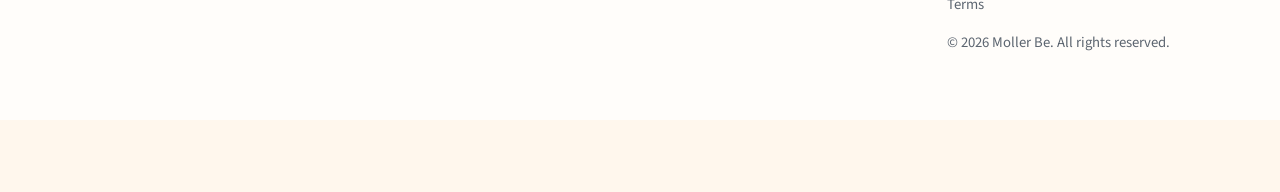
<file: pricing.html>
<!DOCTYPE html>
<html lang="en">
<head>
  <meta charset="UTF-8" />
  <meta name="viewport" content="width=device-width, initial-scale=1" />
  <title>Pricing | Moller Be</title>
  <meta name="description" content="Packages and pricing" />
  <meta property="og:title" content="Pricing | Moller Be" />
  <meta property="og:description" content="Packages and pricing" />
  <meta property="og:type" content="website" />
  <meta name="twitter:card" content="summary_large_image" />
  <meta name="twitter:title" content="Pricing | Moller Be" />
  <meta name="twitter:description" content="Packages and pricing" />
  <meta property="og:image" content="assets/img-1.jpg" />
  <meta name="twitter:image" content="assets/img-1.jpg" />
  <meta property="og:url" content="https://moller-be.github.io" />
  <script type="application/ld+json">{"@context": "https://schema.org", "@type": "LocalBusiness", "name": "Moller Be", "description": "Import docs, duties, compliance.", "url": "https://moller-be.github.io", "image": "assets/img-1.jpg"}</script>
<script type="application/ld+json">{"@context": "https://schema.org", "@type": "FAQPage", "mainEntity": [{"@type": "Question", "name": "Where are you?", "acceptedAnswer": {"@type": "Answer", "text": "250 High St, Columbus, OH. See the map on Visit."}}, {"@type": "Question", "name": "How do I reach support?", "acceptedAnswer": {"@type": "Answer", "text": "Use the Contact form or email support@mollerbe.com. We reply during open hours."}}, {"@type": "Question", "name": "How do I book?", "acceptedAnswer": {"@type": "Answer", "text": "Send a message on Contact, email bookings@mollerbe.com, or call +1 (614) 555-0160."}}, {"@type": "Question", "name": "Are prices current?", "acceptedAnswer": {"@type": "Answer", "text": "Listed prices are current and may shift with seasons — we update this site when they do."}}, {"@type": "Question", "name": "Do you take groups?", "acceptedAnswer": {"@type": "Answer", "text": "Yes for many bookings — tell us the size and date and we'll confirm what Moller Be can host."}}, {"@type": "Question", "name": "What should I bring?", "acceptedAnswer": {"@type": "Answer", "text": "Just yourself (and any notes on allergies, sizes, or preferences). We'll handle the rest."}}, {"@type": "Question", "name": "How do I join the team?", "acceptedAnswer": {"@type": "Answer", "text": "Open roles are listed on Careers — we reply to every application."}}, {"@type": "Question", "name": "Is the space accessible?", "acceptedAnswer": {"@type": "Answer", "text": "See our Accessibility page for entrance, seating and restroom notes."}}, {"@type": "Question", "name": "Can I book for someone else?", "acceptedAnswer": {"@type": "Answer", "text": "Yes — include their name and preferences in the contact form."}}, {"@type": "Question", "name": "Where can I read updates?", "acceptedAnswer": {"@type": "Answer", "text": "Blog and Journal pages publish changes before social media."}}]}</script>
<script type="application/ld+json">{"@context": "https://schema.org", "@type": "WebSite", "name": "Moller Be", "url": "https://moller-be.github.io", "description": "Import docs, duties, compliance."}</script>
  <link rel="canonical" href="https://moller-be.github.io/pricing.html" />
  <link rel="alternate" hreflang="en" href="https://moller-be.github.io/pricing.html" />
  <link rel="alternate" hreflang="x-default" href="https://moller-be.github.io/index.html" />
  <meta name="theme-color" content="#111111" />
  <link rel="preconnect" href="https://fonts.googleapis.com" />
  <link rel="preconnect" href="https://fonts.gstatic.com" crossorigin />
  <link href="https://fonts.googleapis.com/css2?family=Cormorant+Garamond:wght@600;700&family=Source+Sans+3:wght@400;500;600;700&display=swap" rel="stylesheet" />
  <link rel="stylesheet" href="styles.css" />
  <link rel="icon" href="favicon.svg" type="image/svg+xml" />
</head>
<body>

  <header class="top">
    <div class="shell bar">
      <a class="logo" href="index.html">Moller Be</a>
      <button class="nav-toggle" type="button" aria-label="Open menu" data-nav-toggle>
        <span></span><span></span><span></span>
      </button>
      <nav data-nav><a href="index.html">Home</a><a href="about.html">About</a><a href="offerings.html">Services</a><a href="gallery.html">Gallery</a><a href="contact.html" class="on">Contact</a></nav>
      <button type="button" class="theme-toggle" data-theme-toggle aria-label="Toggle dark mode">◐</button>
      <a class="cta" href="contact.html" data-open-book>Request demo</a>
    </div>
  </header>  <main class="page">
    <section class="page-hero"><div class="shell">
      <p class="eyebrow">Pricing</p>
      <h1>Packages &amp; tiers</h1>
      <p class="lead">Transparent options — no surprise fees at checkout.</p>
    </div></section>
    <section class="block"><div class="shell value-grid"><article class="price-tier reveal">
      <p class="eyebrow">$$</p>
      <h2>Essentials</h2>
      <p class="lead">Core services · great for first visits</p>
      <ul class="checks"><li>Clear pricing</li><li>Standard hours</li><li>Email support</li></ul>
      <a class="btn solid" href="contact.html" data-open-book>Get started</a>
    </article><article class="price-tier reveal">
      <p class="eyebrow">$$$</p>
      <h2>Popular</h2>
      <p class="lead">Most chosen at Moller Be</p>
      <ul class="checks"><li>Priority booking</li><li>Member notes</li><li>Seasonal extras</li></ul>
      <a class="btn solid" href="contact.html" data-open-book>Get started</a>
    </article><article class="price-tier reveal">
      <p class="eyebrow">$$$$</p>
      <h2>Premium</h2>
      <p class="lead">Full experience · groups &amp; events</p>
      <ul class="checks"><li>Dedicated coordinator</li><li>Custom options</li><li>Extended hours</li></ul>
      <a class="btn solid" href="contact.html" data-open-book>Get started</a>
    </article></div></section>
  </main>
  <footer class="foot">
    <div class="shell foot-grid">
      <div>
        <strong>Moller Be</strong>
        <p>Import docs, duties, compliance.</p>
        
      </div>
      <div>
        <p class="fh">Explore</p>
        <a href="about.html">About</a><a href="offerings.html">Services</a><a href="gallery.html">Gallery</a><a href="contact.html">Contact</a>
      </div>
      <div>
        <p class="fh">More</p>
        <a href="blog.html">Blog</a><a href="faq.html">Faq</a><a href="pricing.html">Pricing</a><a href="accessibility.html">Accessibility</a><a href="tech.html">Tech</a>
      </div>
      <div>
        <p class="fh">Support</p>
        <a href="tel:+16145550160">+1 (614) 555-0160</a>
        <p class="mail-plain">support@mollerbe.com</p>
        <p class="mail-plain">hello@mollerbe.com</p>
        
        <p class="foot-meta"><strong>Demo contact details</strong><br/>Replace before production.</p>
        <p class="foot-meta"><a href="privacy.html">Privacy</a> · <a href="terms.html">Terms</a></p>
        <p class="foot-meta">© 2026 Moller Be. All rights reserved.</p>
      </div>
    </div>
  </footer>
  <div class="cookie-bar" data-cookie-bar hidden>
    <p>We use cookies for form delivery and theme preferences.</p>
    <button type="button" class="btn solid" data-cookie-accept>Accept</button>
  </div>
  <div class="mobile-cta">
    <a href="tel:+16145550160">Call</a>
    <button type="button" data-open-book>Contact sales</button>
    
  </div>
  <div class="toast" data-toast hidden></div>

  <div class="modal" data-book-modal hidden>
    <div class="modal-card">
      <button class="modal-close" type="button" data-close-book aria-label="Close">×</button>
      <p class="eyebrow">Quick request</p>
      <h3>Contact Moller Be</h3>
      <p class="lead">Send the essentials and we will reply by email.</p>
      <form class="contact-form compact" data-quick-book data-support="support@mollerbe.com">
        <label>Name<input name="name" required placeholder="Your name" /></label>
        <label>Email<input type="email" name="email" required placeholder="you@email.com" /></label>
        <label>Timing<input name="when" required placeholder="Preferred date or timeline" /></label>
        <label>Notes<textarea name="message" rows="3" placeholder="Project, product, service or other details…"></textarea></label>
        <button class="btn solid" type="submit">Contact sales</button>
      </form>
    </div>
  </div>

  <div class="lightbox" data-lightbox hidden>
    <button class="modal-close" type="button" data-lightbox-close aria-label="Close">×</button>
    <img data-lightbox-img alt="" />
    <div class="lightbox-nav">
      <button type="button" data-lightbox-prev>‹</button>
      <button type="button" data-lightbox-next>›</button>
    </div>
  </div>
  <script src="site.js"></script>
</body></html>
</file>
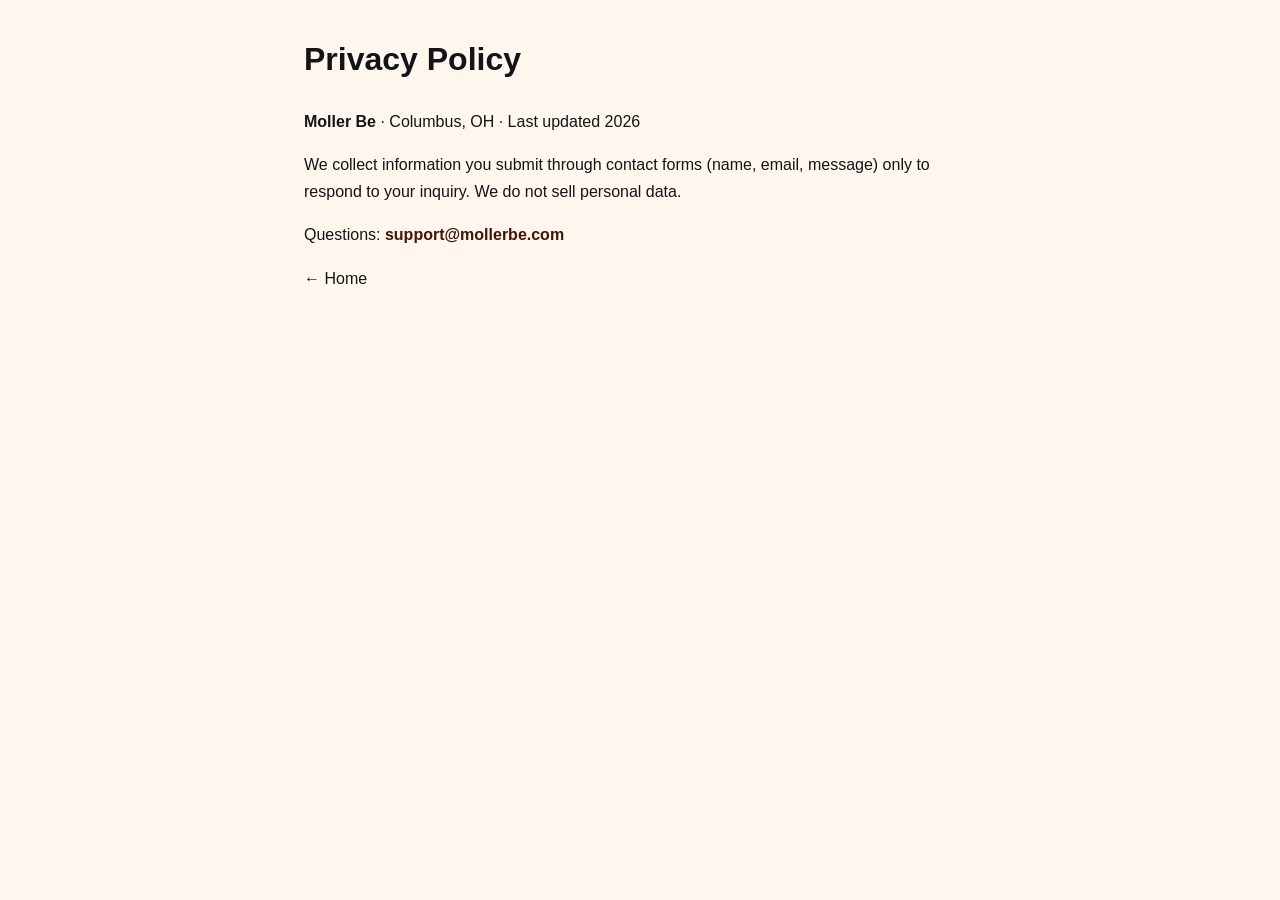
<file: privacy.html>
<!DOCTYPE html>
<html lang="en"><head><meta charset="UTF-8"><meta name="viewport" content="width=device-width,initial-scale=1">
<title>Privacy Policy | Moller Be</title>
<meta name="description" content="Privacy information for Moller Be">
<link rel="stylesheet" href="styles.css"></head>
<body><main class="page" style="max-width:720px;margin:2rem auto;padding:0 1.5rem;line-height:1.7">
<h1>Privacy Policy</h1>
<p><strong>Moller Be</strong> · Columbus, OH · Last updated 2026</p>
<p>We collect information you submit through contact forms (name, email, message) only to respond to your inquiry. We do not sell personal data.</p>
<p>Questions: <span class="mail-plain">support@mollerbe.com</span></p>
<p><a href="index.html">← Home</a></p>
</main></body></html>
</file>
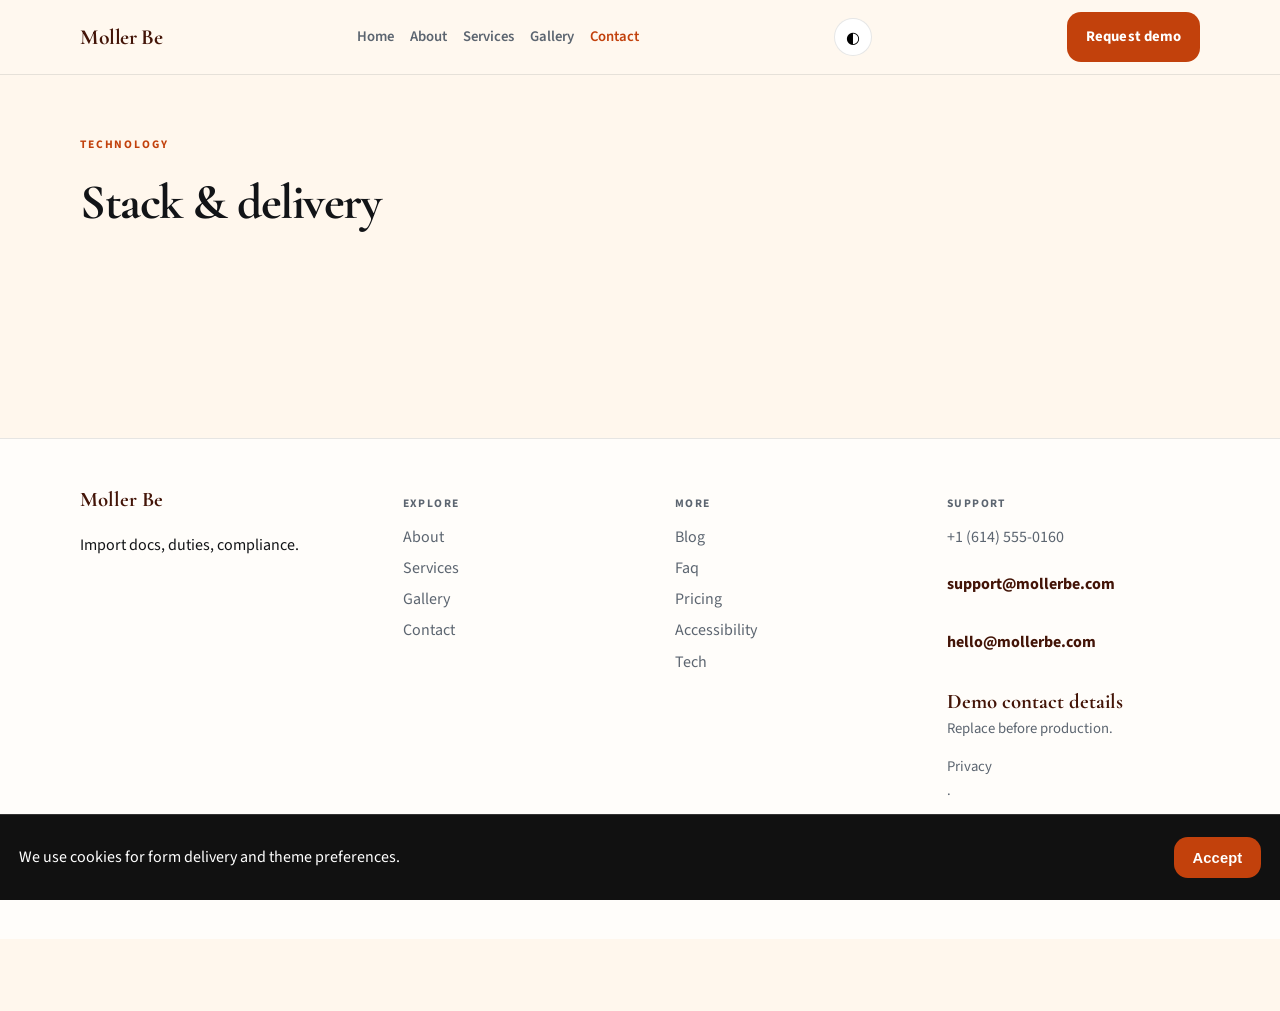
<file: tech.html>
<!DOCTYPE html>
<html lang="en">
<head>
  <meta charset="UTF-8" />
  <meta name="viewport" content="width=device-width, initial-scale=1" />
  <title>Technology | Moller Be</title>
  <meta name="description" content="Tech stack" />
  <meta property="og:title" content="Technology | Moller Be" />
  <meta property="og:description" content="Tech stack" />
  <meta property="og:type" content="website" />
  <meta name="twitter:card" content="summary_large_image" />
  <meta name="twitter:title" content="Technology | Moller Be" />
  <meta name="twitter:description" content="Tech stack" />
  <meta property="og:image" content="assets/img-1.jpg" />
  <meta name="twitter:image" content="assets/img-1.jpg" />
  <meta property="og:url" content="https://moller-be.github.io" />
  <script type="application/ld+json">{"@context": "https://schema.org", "@type": "LocalBusiness", "name": "Moller Be", "description": "Import docs, duties, compliance.", "url": "https://moller-be.github.io", "image": "assets/img-1.jpg"}</script>
<script type="application/ld+json">{"@context": "https://schema.org", "@type": "FAQPage", "mainEntity": [{"@type": "Question", "name": "Where are you?", "acceptedAnswer": {"@type": "Answer", "text": "250 High St, Columbus, OH. See the map on Visit."}}, {"@type": "Question", "name": "How do I reach support?", "acceptedAnswer": {"@type": "Answer", "text": "Use the Contact form or email support@mollerbe.com. We reply during open hours."}}, {"@type": "Question", "name": "How do I book?", "acceptedAnswer": {"@type": "Answer", "text": "Send a message on Contact, email bookings@mollerbe.com, or call +1 (614) 555-0160."}}, {"@type": "Question", "name": "Are prices current?", "acceptedAnswer": {"@type": "Answer", "text": "Listed prices are current and may shift with seasons — we update this site when they do."}}, {"@type": "Question", "name": "Do you take groups?", "acceptedAnswer": {"@type": "Answer", "text": "Yes for many bookings — tell us the size and date and we'll confirm what Moller Be can host."}}, {"@type": "Question", "name": "What should I bring?", "acceptedAnswer": {"@type": "Answer", "text": "Just yourself (and any notes on allergies, sizes, or preferences). We'll handle the rest."}}, {"@type": "Question", "name": "How do I join the team?", "acceptedAnswer": {"@type": "Answer", "text": "Open roles are listed on Careers — we reply to every application."}}, {"@type": "Question", "name": "Is the space accessible?", "acceptedAnswer": {"@type": "Answer", "text": "See our Accessibility page for entrance, seating and restroom notes."}}, {"@type": "Question", "name": "Can I book for someone else?", "acceptedAnswer": {"@type": "Answer", "text": "Yes — include their name and preferences in the contact form."}}, {"@type": "Question", "name": "Where can I read updates?", "acceptedAnswer": {"@type": "Answer", "text": "Blog and Journal pages publish changes before social media."}}]}</script>
<script type="application/ld+json">{"@context": "https://schema.org", "@type": "WebSite", "name": "Moller Be", "url": "https://moller-be.github.io", "description": "Import docs, duties, compliance."}</script>
  <link rel="canonical" href="https://moller-be.github.io/tech.html" />
  <link rel="alternate" hreflang="en" href="https://moller-be.github.io/tech.html" />
  <link rel="alternate" hreflang="x-default" href="https://moller-be.github.io/index.html" />
  <meta name="theme-color" content="#111111" />
  <link rel="preconnect" href="https://fonts.googleapis.com" />
  <link rel="preconnect" href="https://fonts.gstatic.com" crossorigin />
  <link href="https://fonts.googleapis.com/css2?family=Cormorant+Garamond:wght@600;700&family=Source+Sans+3:wght@400;500;600;700&display=swap" rel="stylesheet" />
  <link rel="stylesheet" href="styles.css" />
  <link rel="icon" href="favicon.svg" type="image/svg+xml" />
</head>
<body>

  <header class="top">
    <div class="shell bar">
      <a class="logo" href="index.html">Moller Be</a>
      <button class="nav-toggle" type="button" aria-label="Open menu" data-nav-toggle>
        <span></span><span></span><span></span>
      </button>
      <nav data-nav><a href="index.html">Home</a><a href="about.html">About</a><a href="offerings.html">Services</a><a href="gallery.html">Gallery</a><a href="contact.html" class="on">Contact</a></nav>
      <button type="button" class="theme-toggle" data-theme-toggle aria-label="Toggle dark mode">◐</button>
      <a class="cta" href="contact.html" data-open-book>Request demo</a>
    </div>
  </header>  <main class="page">
    <section class="page-hero"><div class="shell">
      <p class="eyebrow">Technology</p>
      <h1>Stack &amp; delivery</h1>
    </div></section>
    <section class="block"><div class="shell value-grid"></div></section>
  </main>
  <footer class="foot">
    <div class="shell foot-grid">
      <div>
        <strong>Moller Be</strong>
        <p>Import docs, duties, compliance.</p>
        
      </div>
      <div>
        <p class="fh">Explore</p>
        <a href="about.html">About</a><a href="offerings.html">Services</a><a href="gallery.html">Gallery</a><a href="contact.html">Contact</a>
      </div>
      <div>
        <p class="fh">More</p>
        <a href="blog.html">Blog</a><a href="faq.html">Faq</a><a href="pricing.html">Pricing</a><a href="accessibility.html">Accessibility</a><a href="tech.html">Tech</a>
      </div>
      <div>
        <p class="fh">Support</p>
        <a href="tel:+16145550160">+1 (614) 555-0160</a>
        <p class="mail-plain">support@mollerbe.com</p>
        <p class="mail-plain">hello@mollerbe.com</p>
        
        <p class="foot-meta"><strong>Demo contact details</strong><br/>Replace before production.</p>
        <p class="foot-meta"><a href="privacy.html">Privacy</a> · <a href="terms.html">Terms</a></p>
        <p class="foot-meta">© 2026 Moller Be. All rights reserved.</p>
      </div>
    </div>
  </footer>
  <div class="cookie-bar" data-cookie-bar hidden>
    <p>We use cookies for form delivery and theme preferences.</p>
    <button type="button" class="btn solid" data-cookie-accept>Accept</button>
  </div>
  <div class="mobile-cta">
    <a href="tel:+16145550160">Call</a>
    <button type="button" data-open-book>Contact sales</button>
    
  </div>
  <div class="toast" data-toast hidden></div>

  <div class="modal" data-book-modal hidden>
    <div class="modal-card">
      <button class="modal-close" type="button" data-close-book aria-label="Close">×</button>
      <p class="eyebrow">Quick request</p>
      <h3>Contact Moller Be</h3>
      <p class="lead">Send the essentials and we will reply by email.</p>
      <form class="contact-form compact" data-quick-book data-support="support@mollerbe.com">
        <label>Name<input name="name" required placeholder="Your name" /></label>
        <label>Email<input type="email" name="email" required placeholder="you@email.com" /></label>
        <label>Timing<input name="when" required placeholder="Preferred date or timeline" /></label>
        <label>Notes<textarea name="message" rows="3" placeholder="Project, product, service or other details…"></textarea></label>
        <button class="btn solid" type="submit">Contact sales</button>
      </form>
    </div>
  </div>

  <div class="lightbox" data-lightbox hidden>
    <button class="modal-close" type="button" data-lightbox-close aria-label="Close">×</button>
    <img data-lightbox-img alt="" />
    <div class="lightbox-nav">
      <button type="button" data-lightbox-prev>‹</button>
      <button type="button" data-lightbox-next>›</button>
    </div>
  </div>
  <script src="site.js"></script>
</body></html>
</file>
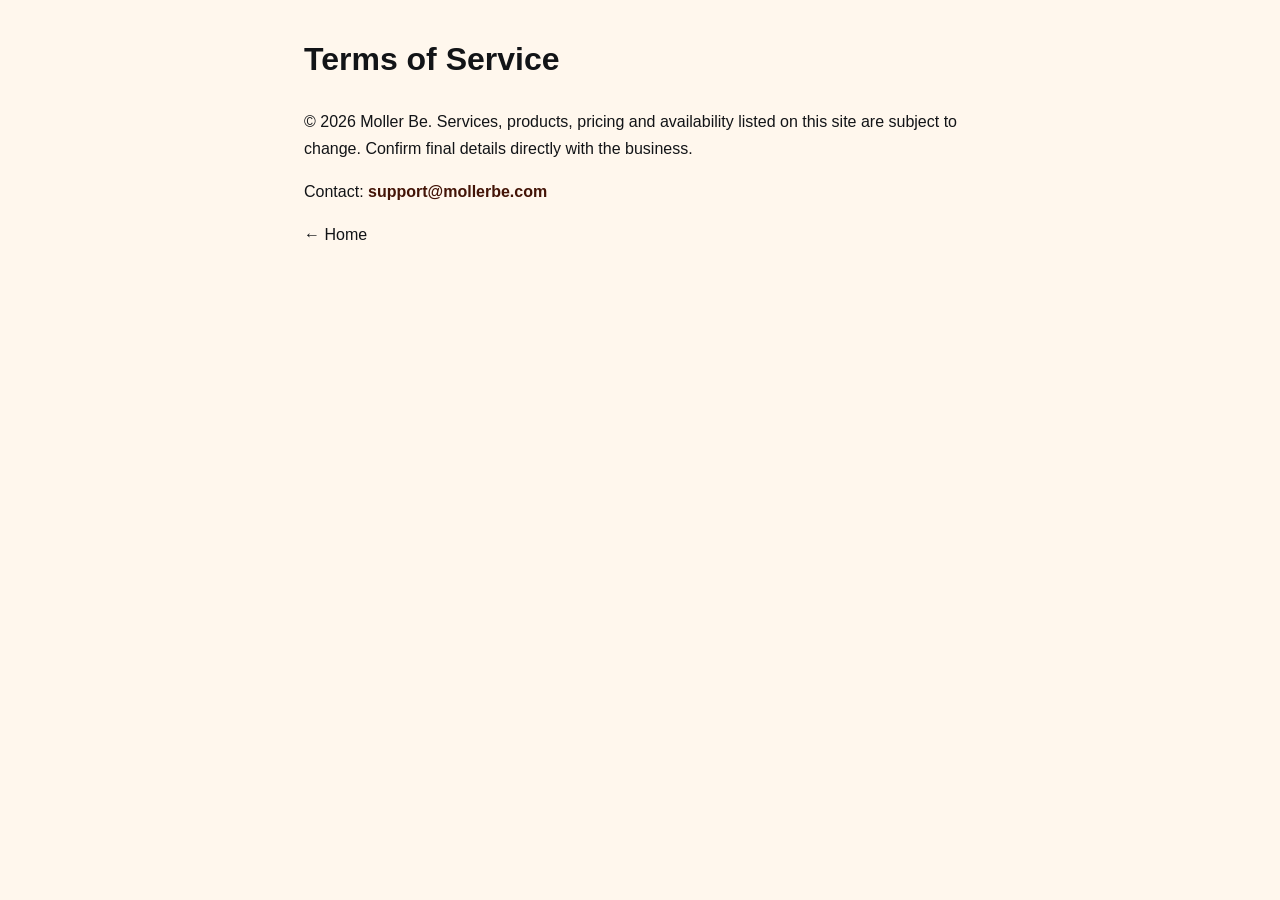
<file: terms.html>
<!DOCTYPE html>
<html lang="en"><head><meta charset="UTF-8"><meta name="viewport" content="width=device-width,initial-scale=1">
<title>Terms of Service | Moller Be</title>
<meta name="description" content="Terms and conditions for Moller Be">
<link rel="stylesheet" href="styles.css"></head>
<body><main class="page" style="max-width:720px;margin:2rem auto;padding:0 1.5rem;line-height:1.7">
<h1>Terms of Service</h1>
<p>© 2026 Moller Be. Services, products, pricing and availability listed on this site are subject to change. Confirm final details directly with the business.</p>
<p>Contact: <span class="mail-plain">support@mollerbe.com</span></p>
<p><a href="index.html">← Home</a></p>
</main></body></html>
</file>
<file: styles.css>
:root {
  --ink:#121417; --muted:#5c6570; --paper:#fff7ed;
  --accent:#c2410c; --deep:#431407; --line:rgba(18,20,23,.10);
  --display:"Cormorant Garamond",Georgia,"Times New Roman",serif;
  --body:"Source Sans 3","Segoe UI",sans-serif; --shell:1120px;
  --radius:14px;
}
*{box-sizing:border-box} html{scroll-behavior:smooth}
body{margin:0;font-family:var(--body);color:var(--ink);background:var(--paper);line-height:1.6;padding-bottom:72px;-webkit-font-smoothing:antialiased}
a{color:inherit;text-decoration:none} img{max-width:100%;display:block}
.shell{width:min(var(--shell),calc(100% - 2.4rem));margin-inline:auto}
.sr{position:absolute;left:-9999px}
.mail-plain{display:inline-block;font-weight:700;color:var(--deep);word-break:break-all}
.support-banner{padding:1.25rem 1.35rem;margin:0 0 1.5rem;border:1px solid var(--line);border-left:4px solid var(--accent);background:#fff;border-radius:var(--radius)}
.support-mail{margin:.35rem 0 .5rem;font-family:var(--display);font-size:clamp(1.4rem,3vw,2rem);font-weight:700;color:var(--deep)}
.form-success{margin-top:1.2rem;padding:1.4rem;border:1px solid color-mix(in srgb,var(--accent) 35%,var(--line));background:#fff;border-radius:var(--radius)}
.form-success h3{margin:0 0 .5rem;font-family:var(--display);font-size:1.6rem}
.form-success[hidden],.contact-form[hidden]{display:none !important}
.contact-form select{width:100%;padding:.85rem 1rem;border:1px solid var(--line);border-radius:8px;font:inherit;background:#fff}
.top{position:sticky;top:0;z-index:40;backdrop-filter:blur(14px);background:color-mix(in srgb,var(--paper) 90%,white);border-bottom:1px solid var(--line)}
.bar{min-height:74px;display:flex;align-items:center;justify-content:space-between;gap:1rem;position:relative}
.logo{font-family:var(--display);font-weight:700;font-size:1.35rem;color:var(--deep);letter-spacing:-.02em}
nav{display:flex;flex-wrap:wrap;gap:1rem;font-weight:600;font-size:.92rem;color:var(--muted)}
nav a.on,nav a:hover{color:var(--accent)}
.nav-toggle{display:none;flex-direction:column;gap:5px;background:transparent;border:0;padding:.4rem;cursor:pointer}
.nav-toggle span{display:block;width:22px;height:2px;background:var(--deep)}
.cta,.btn{display:inline-flex;align-items:center;justify-content:center;padding:.8rem 1.15rem;border-radius:var(--radius);font-weight:700;font-size:.92rem;border:0;cursor:pointer;letter-spacing:.01em}
.cta,.btn.solid{background:var(--accent);color:#fff}
.btn.line{border:1px solid rgba(255,255,255,.55);color:#fff;background:transparent}
.btn.quiet{border:1px solid var(--line);background:#fff;color:var(--ink)}
.hero{position:relative;min-height:86vh;display:grid;align-items:end;color:#fff;overflow:hidden}
.hero-bg{position:absolute;inset:0;background-size:cover;background-position:center center;background-repeat:no-repeat}
.hero-shade{position:absolute;inset:0;background:linear-gradient(115deg,rgba(10,12,16,.72),rgba(10,12,16,.18))}
.hero-photo img{width:100%;aspect-ratio:16/9;object-fit:cover;object-position:center;display:block;max-height:min(78vh,900px)}
.hero-copy{position:relative;z-index:2;padding:5rem 0 3.8rem;max-width:720px}
.brand{margin:0 0 .75rem;font-family:var(--display);font-size:clamp(1.85rem,3.6vw,2.7rem);font-weight:700}
.hero h1,.page-hero h1{margin:0;font-family:var(--display);letter-spacing:-.03em;font-weight:700}
.hero h1{font-size:clamp(2.15rem,5.2vw,3.55rem);max-width:15ch;line-height:1.05}
.lede{margin:1.15rem 0 0;max-width:42ch;color:rgba(255,255,255,.9);font-size:1.08rem}
.actions{display:flex;flex-wrap:wrap;gap:.75rem;margin-top:1.7rem}
.promo{display:flex;justify-content:space-between;gap:1rem;align-items:center;margin:1.35rem auto;padding:1.05rem 1.25rem;background:#fff;border:1px solid var(--line);border-radius:var(--radius);box-shadow:0 8px 28px rgba(18,20,23,.04)}
.promo p{margin:0;font-weight:600}
.promo a{font-weight:800;color:var(--accent);white-space:nowrap}
.strip{border-bottom:1px solid var(--line);background:rgba(255,255,255,.5)}
.strip-row{display:flex;flex-wrap:wrap;gap:.8rem 1.5rem;padding:1.05rem 0;font-weight:700;color:var(--deep);font-size:.95rem}
.stats-band{border-bottom:1px solid var(--line);background:rgba(255,255,255,.72)}
.stats-row{display:grid;grid-template-columns:repeat(4,1fr);gap:1rem;padding:1.55rem 0}
.stat b{display:block;font-family:var(--display);font-size:1.65rem;color:var(--deep)}
.stat span{display:block;margin-top:.25rem;color:var(--muted);font-size:.88rem}
.mosaic{display:grid;grid-template-columns:1.2fr 1fr 1fr;gap:.85rem}
.mosaic img{width:100%;aspect-ratio:4/3;object-fit:cover;object-position:center;border-radius:var(--radius);display:block}
.block{padding:4.8rem 0}.block.tint{background:rgba(255,255,255,.58);border-block:1px solid var(--line)}
.eyebrow{margin:0 0 .55rem;font-size:.72rem;font-weight:700;letter-spacing:.16em;text-transform:uppercase;color:var(--accent)}
h2{margin:0;font-family:var(--display);font-size:clamp(1.85rem,3.1vw,2.55rem);letter-spacing:-.03em;max-width:18ch;line-height:1.1}
.lead{margin:.95rem 0 0;color:var(--muted);max-width:52ch;font-size:1.06rem}
.split{display:grid;grid-template-columns:1.1fr .9fr;gap:2.2rem;align-items:start}
.amenity-grid,.contact-grid,.newsletter{display:grid;grid-template-columns:1.1fr .9fr;gap:2.2rem;align-items:start}
.checks,.why,.hours{margin:1.35rem 0 0;padding:0;list-style:none}
.checks li,.why li,.hours li{padding:.6rem 0;border-top:1px solid var(--line);font-weight:500}
.hours-card,.card{background:#fff;border:1px solid var(--line);border-radius:var(--radius);padding:1.4rem;box-shadow:0 10px 30px rgba(18,20,23,.035)}
.card-actions{display:flex;flex-wrap:wrap;gap:.6rem;margin-top:1rem}
.stack-card p{margin:0 0 1rem}
.about-photos{display:grid;gap:.85rem}
.about-photos img,.solo{width:100%;aspect-ratio:4/3;object-fit:cover;object-position:center;border-radius:var(--radius)}
.solo.wide{aspect-ratio:16/9;margin-top:1rem}
.menu-grid{margin-top:2rem;display:grid;grid-template-columns:repeat(3,1fr);gap:1rem}
.menu-list{margin-top:1.5rem;display:grid;gap:.85rem}
.menu-list .item{padding:1.1rem 1.2rem}
.item{background:#fff;border:1px solid var(--line);border-radius:var(--radius);padding:1.2rem;position:relative;box-shadow:0 8px 24px rgba(18,20,23,.03)}
.item.soft{background:color-mix(in srgb,var(--paper) 70%,white)}
.item-top{display:flex;justify-content:space-between;gap:.5rem;align-items:baseline}
.item h3{margin:0 0 .35rem;font-family:var(--display);font-size:1.25rem}
.item p{margin:0;color:var(--muted)}
.item .tag{margin-top:.7rem;font-size:.72rem;font-weight:800;letter-spacing:.1em;text-transform:uppercase;color:var(--accent)}
.price{font-weight:700;color:var(--accent);white-space:nowrap}
.process{list-style:none;margin:2rem 0 0;padding:0;display:grid;gap:1rem}
.process li{display:grid;grid-template-columns:64px 1fr;gap:1rem;padding:1rem 0;border-top:1px solid var(--line)}
.process span{font-family:var(--display);font-size:1.5rem;color:var(--accent)}
.quotes{display:grid;grid-template-columns:repeat(3,1fr);gap:1rem;margin-top:1.5rem}
blockquote{margin:0;padding:1.3rem;background:#fff;border:1px solid var(--line);border-radius:var(--radius)}
blockquote p{margin:0;font-family:var(--display);font-size:1.25rem;line-height:1.25}
blockquote footer{margin-top:.85rem;color:var(--muted);font-size:.9rem}
.value-grid,.team-grid{display:grid;grid-template-columns:repeat(2,1fr);gap:1rem;margin-top:1.5rem}
.two-col{display:grid;grid-template-columns:1fr 1fr;gap:2rem;align-items:start}
.value-grid article,.person,.team-card{background:#fff;border:1px solid var(--line);border-radius:var(--radius);padding:1.2rem;overflow:hidden}
.team-card img{width:100%;aspect-ratio:1;object-fit:cover;object-position:center top;border-radius:calc(var(--radius) - 4px);margin:0 0 .85rem;display:block}
.team-card h3{margin:0 0 .25rem;font-family:var(--display);font-size:1.2rem}
.team-card .eyebrow{margin:0 0 .5rem}
.team-card p:last-child{margin:0;color:var(--muted);line-height:1.55}
.person .role{color:var(--accent);font-weight:700;margin:.2rem 0 .5rem}
img{max-width:100%;height:auto;display:block}
picture,figure{margin:0}
.faq details{border-top:1px solid var(--line);padding:1rem 0}
.faq summary{cursor:pointer;font-weight:700}
.faq p{margin:.6rem 0 0;color:var(--muted)}
.page-hero{padding:3.8rem 0 1.1rem}
.page-hero h1{font-size:clamp(2.1rem,4vw,3.1rem);max-width:16ch}
.page .lead{color:var(--muted)}
.gallery-rich{display:grid;grid-template-columns:repeat(2,1fr);gap:1rem}
.gallery-rich figure{margin:0}
.gallery-rich img{width:100%;aspect-ratio:4/3;object-fit:cover;object-position:center;border-radius:var(--radius)}
.gallery-rich figcaption{margin-top:.45rem;color:var(--muted);font-size:.88rem}
.visit-grid{display:grid;grid-template-columns:.85fr 1.15fr;gap:1.6rem}
.map-wrap{margin-top:1rem;border-radius:var(--radius);overflow:hidden;border:1px solid var(--line);background:#fff}
.map-wrap iframe{width:100%;height:320px;border:0;display:block}
.map-note{margin:.55rem 1rem 1rem;font-size:.9rem}
.map-note a{color:var(--accent);font-weight:700}
.contact-form,.news-form{display:grid;gap:.9rem;margin-top:1rem}
.contact-form label{display:grid;gap:.35rem;font-weight:700;font-size:.9rem}
.contact-form input,.contact-form textarea,.news-form input{width:100%;padding:.9rem 1rem;border:1px solid var(--line);border-radius:8px;font:inherit;background:#fff}
.contact-form input:focus,.contact-form textarea:focus,.contact-form select:focus,.news-form input:focus{outline:2px solid color-mix(in srgb,var(--accent) 45%,white);border-color:var(--accent)}
.news-form{grid-template-columns:1fr auto;align-items:center}
.form-note{margin:0;color:var(--muted);font-size:.88rem}
.cta-band{padding:4rem 0;background:var(--deep);color:#fff}
.cta-band h2{color:#fff;max-width:16ch}
.cta-band p{color:rgba(255,255,255,.86);max-width:46ch}
.center-cta{text-align:center;margin-top:2rem}
.textlink{display:inline-block;margin-top:1rem;font-weight:700;color:var(--accent)}
.foot{border-top:1px solid var(--line);padding:2.8rem 0 3.2rem;background:rgba(255,255,255,.72)}
.foot-grid{display:grid;grid-template-columns:1.2fr 1fr 1fr 1fr;gap:1.2rem}
.fh{font-size:.72rem;font-weight:700;letter-spacing:.12em;text-transform:uppercase;color:var(--muted)}
.foot a{display:block;margin:.35rem 0;color:var(--muted)}
.foot a:hover{color:var(--accent)}
.foot strong{font-family:var(--display);font-size:1.3rem;color:var(--deep)}
.foot-meta{color:var(--muted);font-size:.92rem;line-height:1.55}
.mobile-cta{display:none;position:fixed;left:0;right:0;bottom:0;z-index:50;background:#fff;border-top:1px solid var(--line);grid-template-columns:1fr 1fr 1fr}
.mobile-cta a,.mobile-cta button{text-align:center;padding:.95rem .4rem;font-weight:800;font-size:.85rem;color:var(--deep);background:transparent;border:0;font-family:inherit;cursor:pointer}
.mobile-cta a:nth-child(2),.mobile-cta button:nth-child(2){background:var(--accent);color:#fff}
.toast{position:fixed;left:50%;bottom:5.5rem;transform:translateX(-50%);background:var(--deep);color:#fff;padding:.9rem 1.2rem;border-radius:999px;font-weight:700;z-index:80;box-shadow:0 12px 32px rgba(0,0,0,.22)}
.btn.mini{padding:.45rem .7rem;font-size:.78rem}
.item-actions{display:flex;flex-wrap:wrap;gap:.45rem;margin-top:.9rem}
.offer-tools{margin-bottom:1rem}
.offer-tools input{width:min(420px,100%);padding:.85rem 1rem;border:1px solid var(--line);border-radius:8px;font:inherit;background:#fff}
.saved-tray{margin:1rem 0;padding:1rem;border:1px dashed var(--line);background:#fff;border-radius:var(--radius)}
.saved-tray ul{margin:.5rem 0 1rem;padding-left:1.1rem}
.open-badge{display:inline-flex;align-items:center;gap:.35rem;padding:.35rem .65rem;border-radius:999px;font-size:.75rem;font-weight:800;letter-spacing:.04em;text-transform:uppercase;background:#ecfdf5;color:#166534;border:1px solid #86efac}
.open-badge.closed{background:#fef2f2;color:#991b1b;border-color:#fecaca}
.open-badge.unknown{background:#f8fafc;color:#475569;border-color:#cbd5e1}
.text-cta{border:0;background:transparent;color:var(--accent);font-weight:800;cursor:pointer;font:inherit;padding:0}
.copy-btn{margin-left:.45rem;border:1px solid var(--line);background:#fff;border-radius:6px;padding:.2rem .45rem;font-size:.72rem;font-weight:700;cursor:pointer}
.gal-btn{display:block;width:100%;padding:0;border:0;background:transparent;cursor:zoom-in}
.gal-btn img{width:100%;aspect-ratio:4/3;object-fit:cover;object-position:center;border-radius:var(--radius)}
.modal,.lightbox{position:fixed;inset:0;z-index:90;background:rgba(10,12,16,.72);display:grid;place-items:center;padding:1rem}
.modal[hidden],.lightbox[hidden]{display:none !important}
.modal-card{width:min(480px,100%);background:var(--paper);border-radius:14px;padding:1.4rem 1.4rem 1.2rem;position:relative;border:1px solid var(--line);box-shadow:0 24px 60px rgba(0,0,0,.28)}
.modal-card h3{margin:.2rem 0 .4rem;font-family:var(--display);font-size:1.7rem}
.modal-close{position:absolute;top:.55rem;right:.7rem;border:0;background:transparent;font-size:1.6rem;cursor:pointer;line-height:1;color:var(--muted)}
.contact-form.compact{margin-top:.8rem}
.lightbox img{max-width:min(960px,92vw);max-height:82vh;object-fit:contain;border-radius:10px;background:#000}
.lightbox-nav{position:absolute;bottom:1.2rem;display:flex;gap:.6rem}
.lightbox-nav button{border:0;background:#fff;color:#111;width:44px;height:44px;border-radius:50%;font-size:1.4rem;cursor:pointer}
.item.is-saved{outline:2px solid color-mix(in srgb,var(--accent) 55%,white)}
.item.is-hidden{display:none}
@media(max-width:900px){
  .nav-toggle{display:flex}
  nav{display:none;position:absolute;top:74px;left:0;right:0;background:var(--paper);border-bottom:1px solid var(--line);padding:1rem;flex-direction:column;gap:.9rem}
  nav.open{display:flex}
  .cta{display:none}
  .split,.menu-grid,.quotes,.value-grid,.team-grid,.gallery-rich,.visit-grid,.foot-grid,.amenity-grid,.contact-grid,.newsletter,.news-form,.stats-row,.mosaic,.two-col{grid-template-columns:1fr}
  .mobile-cta{display:grid}
  .promo{flex-direction:column;align-items:flex-start}
}

.promo{background:#ffedd5;border-color:#fdba74}
.block.tint{background:#fffbeb}


.hero.split-hero{min-height:auto;padding:0;background:var(--paper);color:var(--ink)}
.hero.split-hero .hero-bg,.hero.split-hero .hero-shade{display:none}
.hero.split-hero .hero-split{display:grid;grid-template-columns:1.05fr .95fr;min-height:78vh}
.hero.split-hero .hero-copy{padding:4rem 0 4rem;color:var(--ink);max-width:none}
.hero.split-hero .hero-copy .lede{color:var(--muted)}
.hero.split-hero .hero-photo img{width:100%;height:100%;min-height:420px;object-fit:cover}
.hero.split-hero .btn.line{border-color:var(--line);color:var(--deep)}
.gallery-masonry{display:columns;columns:2;column-gap:1rem}
.gallery-masonry figure{break-inside:avoid;margin:0 0 1rem}
.gallery-masonry img{width:100%;height:auto;min-height:180px;object-fit:cover;border-radius:var(--radius)}

.prose-block .lead.wide{max-width:62ch}
.journal-card,.journal-entry{background:#fff;border:1px solid var(--line);border-radius:var(--radius);padding:1.2rem}
.journal-stack{display:grid;gap:1rem}
.compare-table{width:100%;border-collapse:collapse;margin-top:1rem}
.compare-table th,.compare-table td{border-top:1px solid var(--line);padding:.75rem;text-align:left}
.compare-table th{font-size:.72rem;letter-spacing:.12em;text-transform:uppercase;color:var(--muted)}
.gallery-hero{min-height:46vh;display:grid;align-items:end;color:#fff;background-size:cover;background-position:center;position:relative}
.gallery-hero::before{content:"";position:absolute;inset:0;background:linear-gradient(180deg,rgba(0,0,0,.15),rgba(0,0,0,.65))}
.gallery-hero .shell{position:relative;z-index:1;padding:3rem 0}
.page-hero.wide-hero h1{max-width:24ch}
.mosaic.teaser{grid-template-columns:repeat(3,1fr);max-height:420px;overflow:hidden}
.reveal{opacity:0;transform:translateY(14px);transition:opacity .5s ease,transform .5s ease}
.reveal.is-visible{opacity:1;transform:none}
.theme-toggle{border:1px solid var(--line);background:#fff;border-radius:999px;width:38px;height:38px;cursor:pointer;font-size:1rem}
body.theme-dark{--paper:#0e1114;--ink:#eef2f6;--muted:#9aa8b6;--line:rgba(255,255,255,.12)}
body.theme-dark .block.tint{background:rgba(255,255,255,.04)}
.cookie-bar{position:fixed;bottom:0;left:0;right:0;z-index:60;display:flex;align-items:center;justify-content:space-between;gap:1rem;padding:.85rem 1.2rem;background:#111;color:#fff;border-top:1px solid #333}
.cookie-bar[hidden]{display:none !important}
.insta-grid{display:grid;grid-template-columns:repeat(3,1fr);gap:.65rem}
.insta-cell{position:relative;overflow:hidden;border-radius:var(--radius)}
.insta-cell img{aspect-ratio:1;object-fit:cover;object-position:center;width:100%;display:block}
.insta-cell figcaption{position:absolute;inset:auto 0 0 0;padding:.5rem;font-size:.72rem;background:linear-gradient(transparent,rgba(0,0,0,.75));color:#fff}
.video-wrap{position:relative;padding-top:56.25%;border-radius:var(--radius);overflow:hidden}
.video-wrap iframe{position:absolute;inset:0;width:100%;height:100%;border:0}
.ba-slider{position:relative}
.ba-panels{display:grid;grid-template-columns:1fr 1fr;gap:1rem}
.ba-after{clip-path:inset(0 50% 0 0)}
.faq-page details{border:1px solid var(--line);border-radius:var(--radius);padding:.85rem 1rem;margin-bottom:.65rem;background:#fff}
.faq-page summary{cursor:pointer;font-weight:700}
.chat-slot{border:1px dashed var(--line);padding:1rem;border-radius:var(--radius);margin:1rem 0}
.theme-toggle{flex-shrink:0}
.bar{flex-wrap:wrap}
</file>
